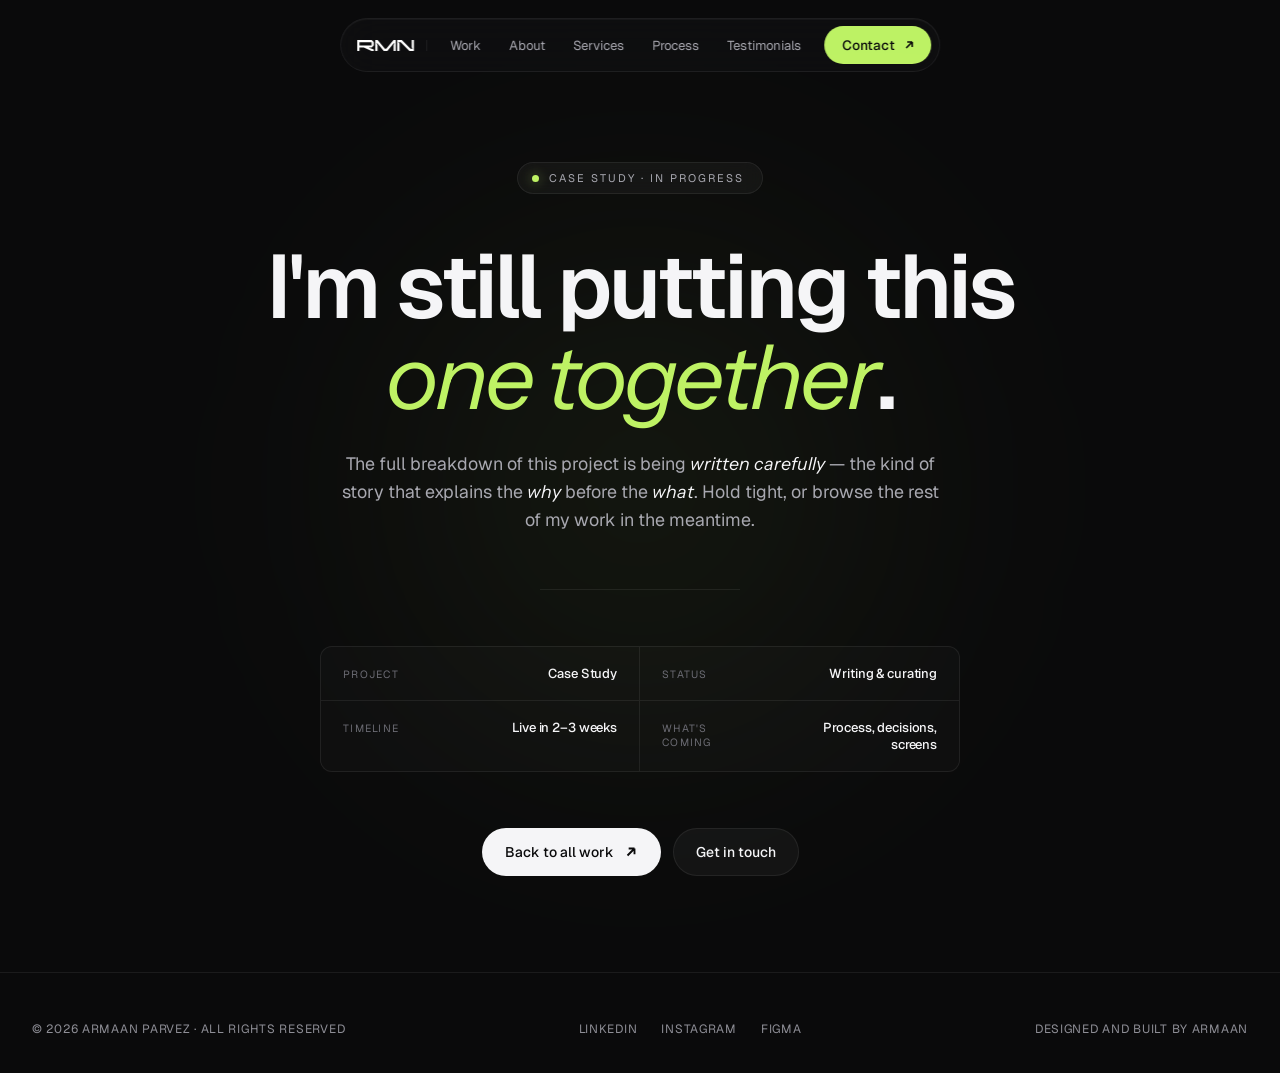
<file: case-study.html>
<!doctype html>
<html lang="en">
<head>
<meta charset="utf-8">
<meta name="viewport" content="width=device-width, initial-scale=1, viewport-fit=cover">
<meta name="theme-color" content="#0A0A0B">
<meta name="color-scheme" content="dark">
<meta name="robots" content="noindex, follow">
<title>Case Study — In Progress · Armaan Parvez</title>
<meta name="description" content="The full breakdown of this project is being written. The finished case study lands soon.">
<link rel="canonical" href="https://armaanux.in/case-study.html">
<link rel="icon" href="/favicon.ico" sizes="any">
<link rel="icon" type="image/png" sizes="32x32" href="/favicon-32x32.png">
<link rel="icon" type="image/png" sizes="16x16" href="/favicon-16x16.png">
<link rel="apple-touch-icon" sizes="180x180" href="/apple-touch-icon.png">
<link rel="preconnect" href="https://fonts.googleapis.com">
<link rel="preconnect" href="https://fonts.gstatic.com" crossorigin>
<link href="https://fonts.googleapis.com/css2?family=Geist:wght@400;500;600;700&family=Instrument+Sans:ital,wght@1,400;1,500&display=swap" rel="stylesheet">
<!-- Shared design tokens, nav/footer/button styles -->
<link rel="stylesheet" href="styles/index.css?v=59">
<!-- Page-specific layout -->
<link rel="stylesheet" href="styles/case-study.css?v=15">
</head>
<body>

<!-- NAV (matches index.html) -->
<nav class="top">
  <a href="/" class="brand" aria-label="Armaan Parvez — home"><img src="assets/RMNLogo.svg" alt="Armaan Parvez RMN monogram logo" class="brand-logo" width="72" height="14"/></a>
  <ul>
    <li><a href="index.html#work">Work</a></li>
    <li><a href="index.html#about">About</a></li>
    <li><a href="index.html#services">Services</a></li>
    <li><a href="index.html#process">Process</a></li>
    <li><a href="index.html#testimonials">Testimonials</a></li>
  </ul>
  <a href="index.html#contact" class="cta">Contact <svg viewBox="0 0 12 12" fill="none" stroke="currentColor" stroke-width="1.6" aria-hidden="true"><path d="M3 9L9 3M9 3H4M9 3V8"/></svg></a>
</nav>

<main>
  <section class="soon">
    <div class="soon-glow" aria-hidden="true"></div>
    <div class="container">
      <div class="soon-inner">

        <div class="soon-chip">
          <span class="soon-dot" aria-hidden="true"></span>
          Case Study · In Progress
        </div>

        <h1 class="soon-title">I'm still putting this <em>one together</em>.</h1>

        <p class="soon-lead">
          The full breakdown of this project is being <em>written carefully</em> — the kind of story that explains the <em>why</em> before the <em>what</em>. Hold tight, or browse the rest of my work in the meantime.
        </p>

        <div class="soon-bar" aria-hidden="true"><span></span></div>

        <div class="soon-meta">
          <div class="row"><span>Project</span><b>Case Study</b></div>
          <div class="row"><span>Status</span><b>Writing &amp; curating</b></div>
          <div class="row"><span>Timeline</span><b>Live in 2–3 weeks</b></div>
          <div class="row"><span>What's coming</span><b>Process, decisions, screens</b></div>
        </div>

        <div class="soon-ctas">
          <a href="index.html#work" class="btn btn-primary">Back to all work <svg viewBox="0 0 12 12" fill="none" stroke="currentColor" stroke-width="1.6" aria-hidden="true"><path d="M3 9L9 3M9 3H4M9 3V8"/></svg></a>
          <a href="index.html#contact" class="btn btn-ghost">Get in touch</a>
        </div>

      </div>
    </div>
  </section>
</main>

<!-- FOOTER (matches index.html) -->
<footer>
  <div class="container row">
    <div>© 2026 ARMAAN PARVEZ · ALL RIGHTS RESERVED</div>
    <div class="links">
      <a href="https://www.linkedin.com/in/armaanux/" target="_blank" rel="noopener">LINKEDIN</a>
      <a href="https://www.instagram.com/armaanless" target="_blank" rel="noopener">INSTAGRAM</a>
      <a href="https://www.figma.com/@armaanux" target="_blank" rel="noopener">FIGMA</a>
    </div>
    <div>DESIGNED AND BUILT BY ARMAAN</div>
  </div>
</footer>

<script src="scripts/main.js?v=8" defer></script>
</body>
</html>
</file>
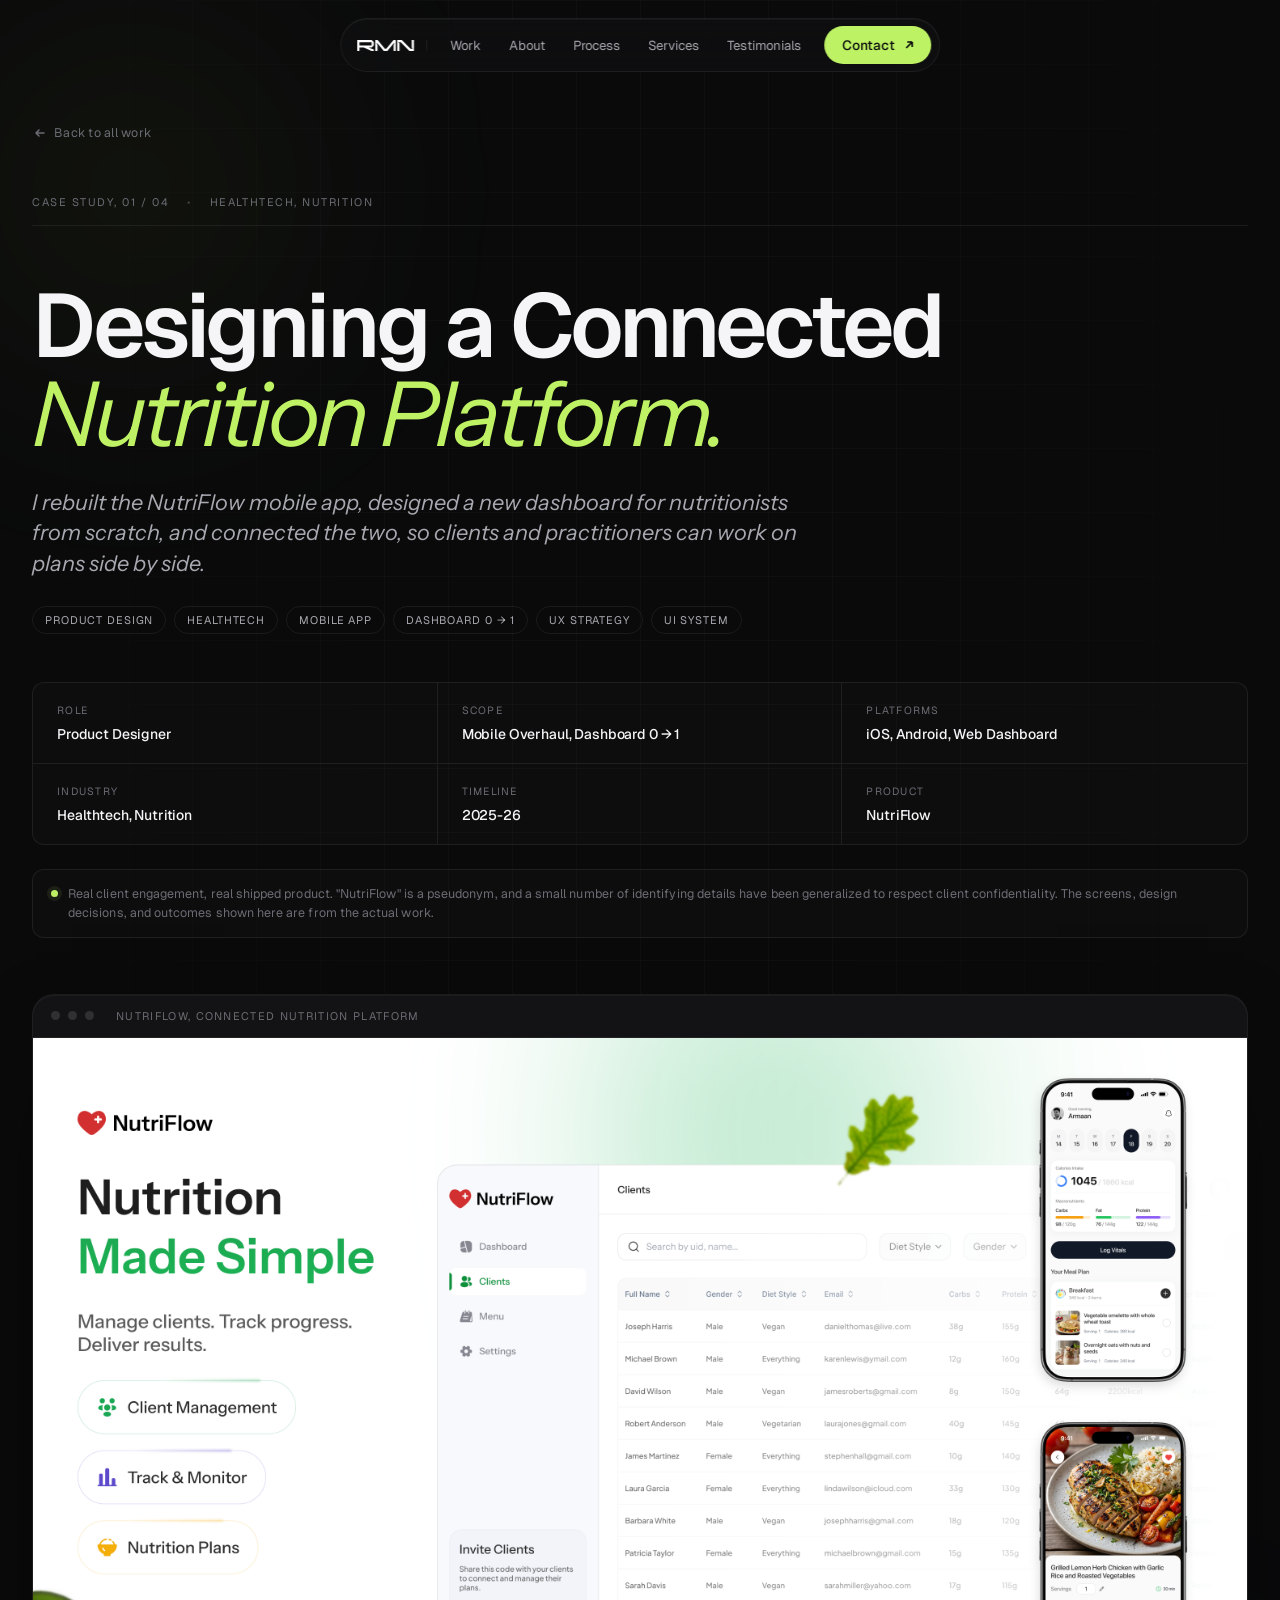
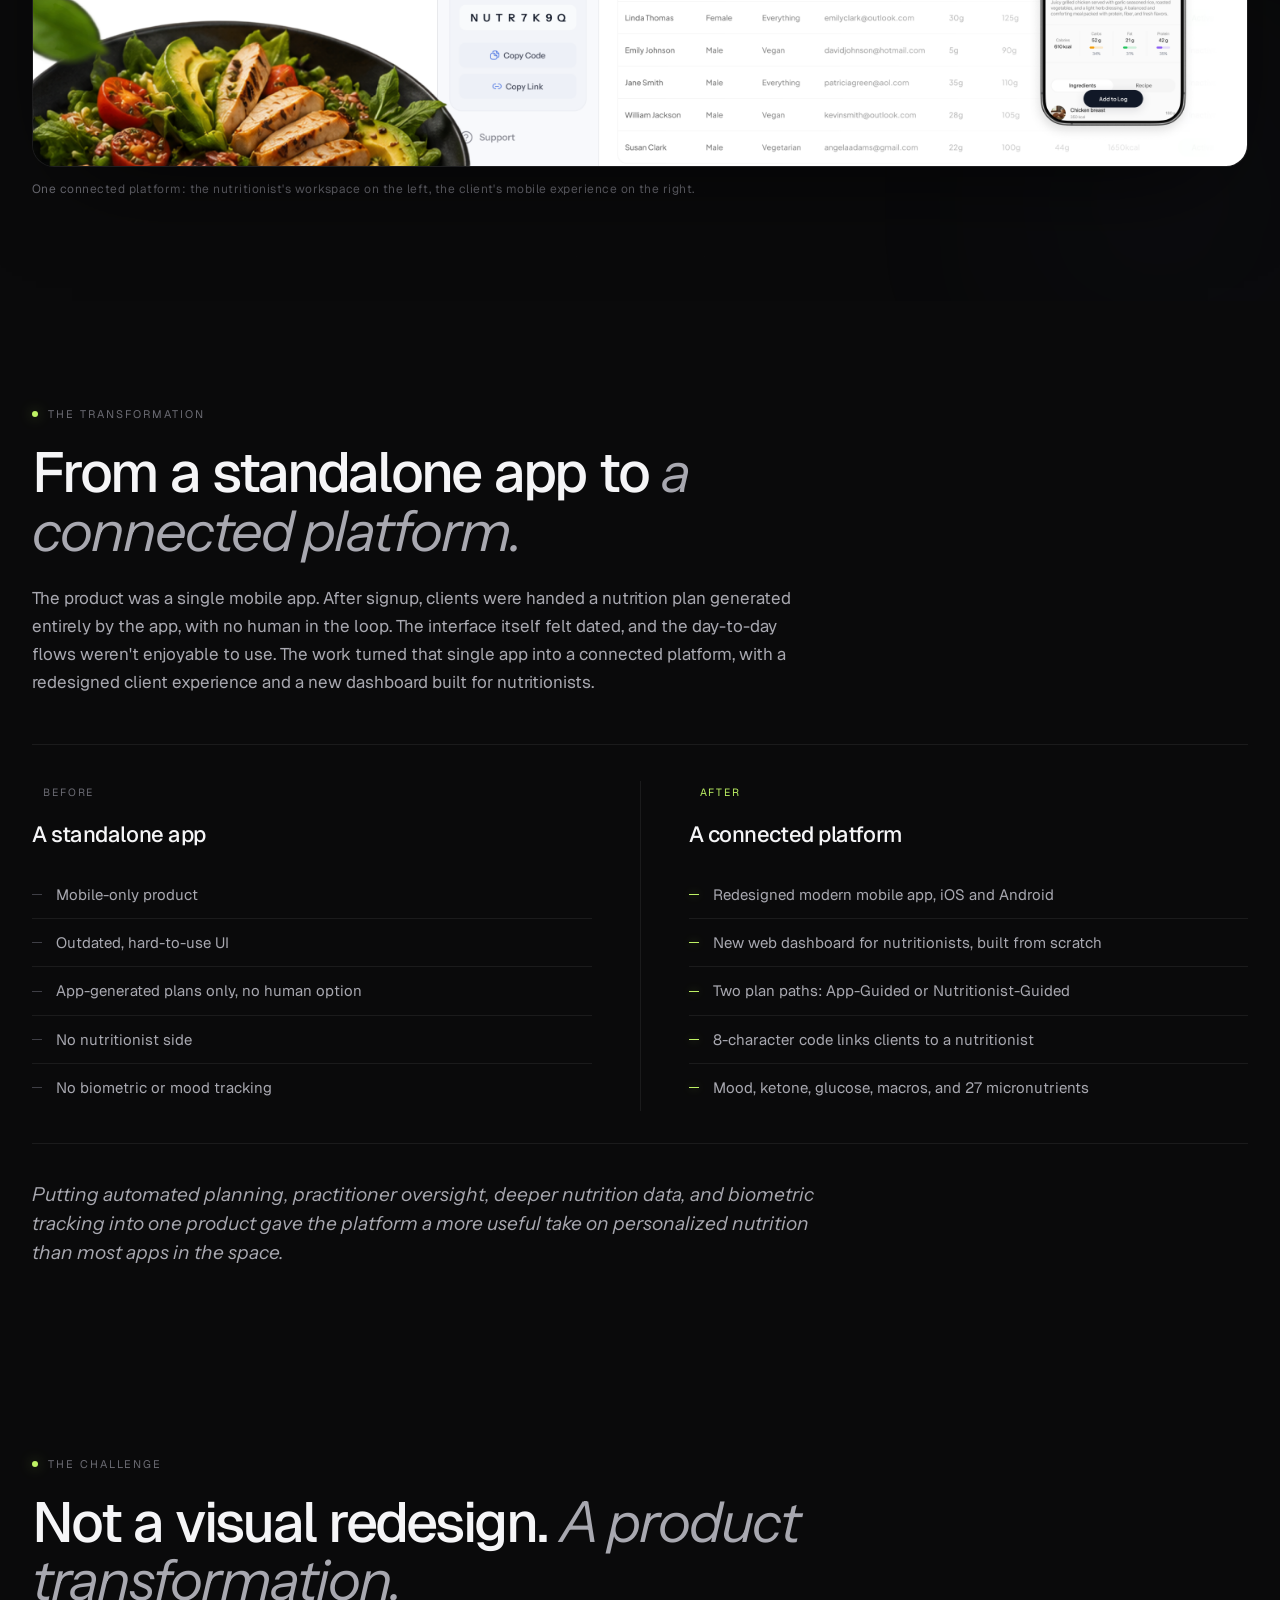
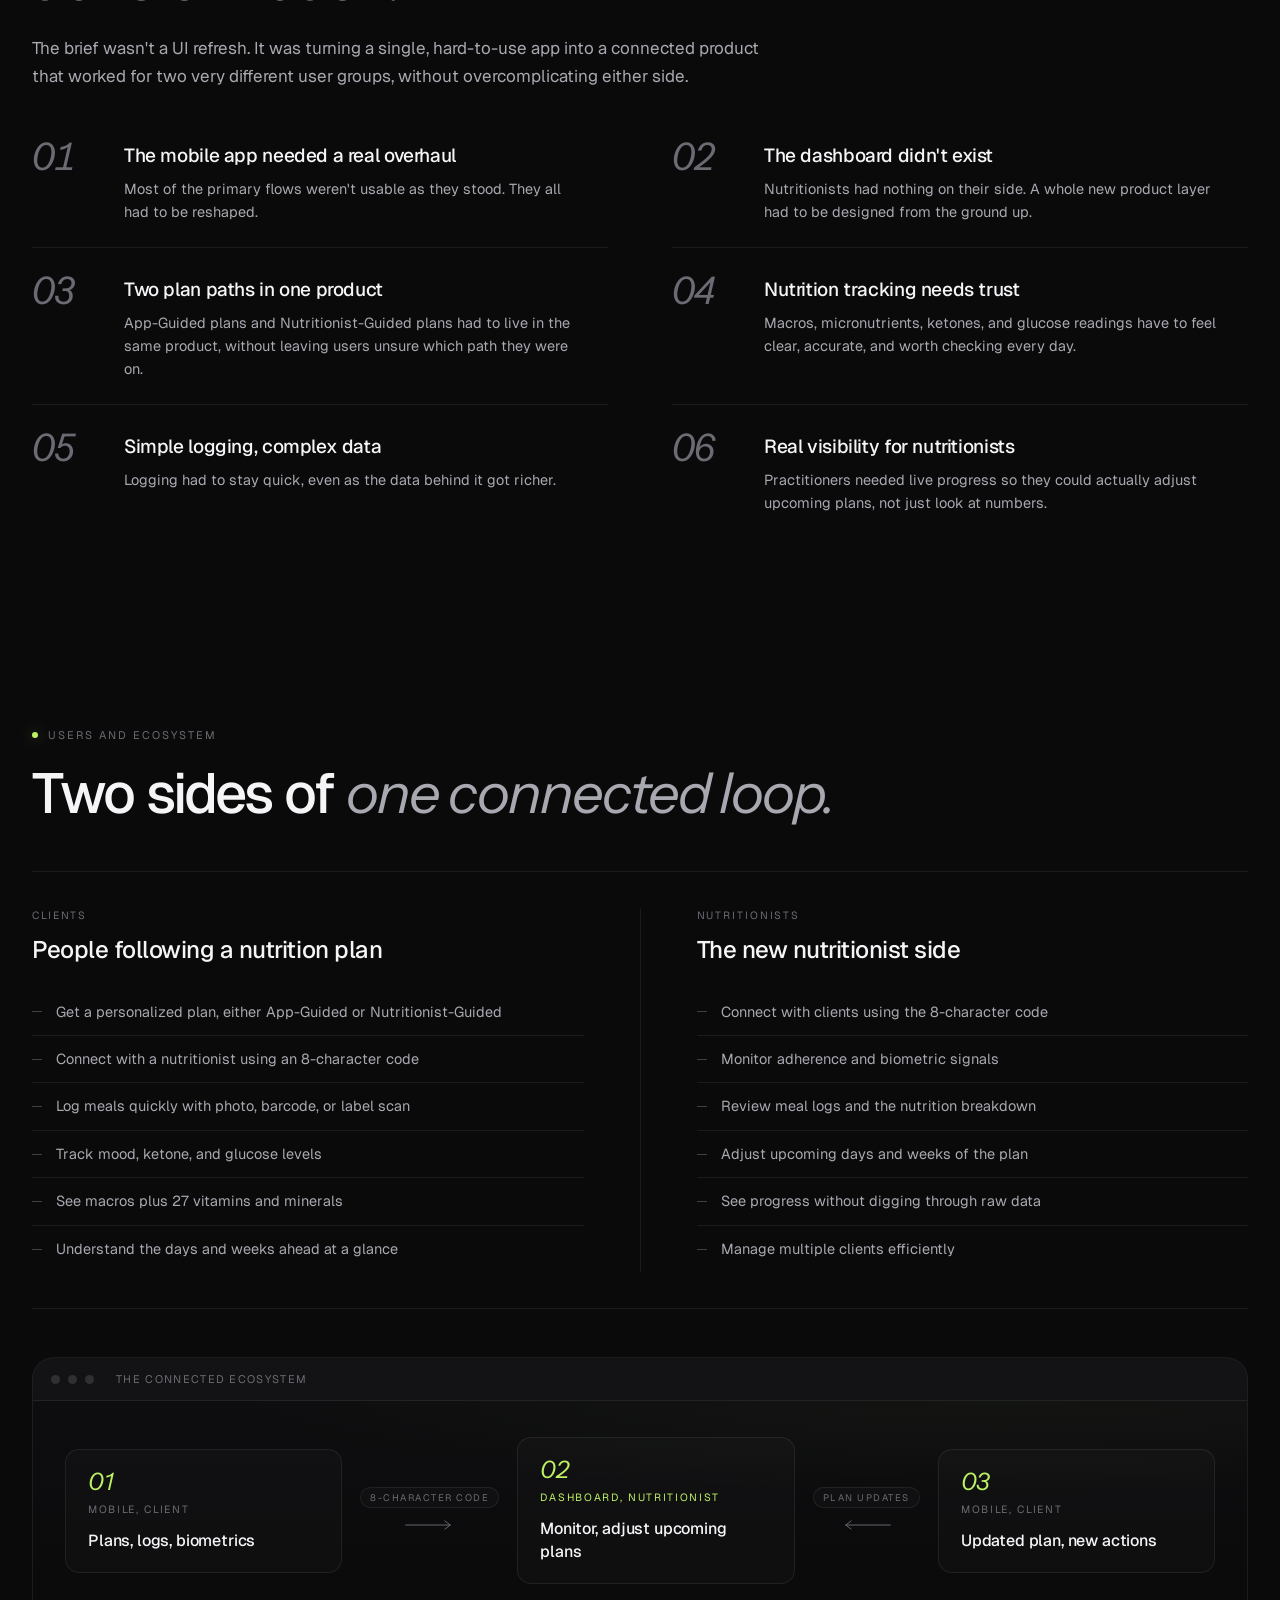
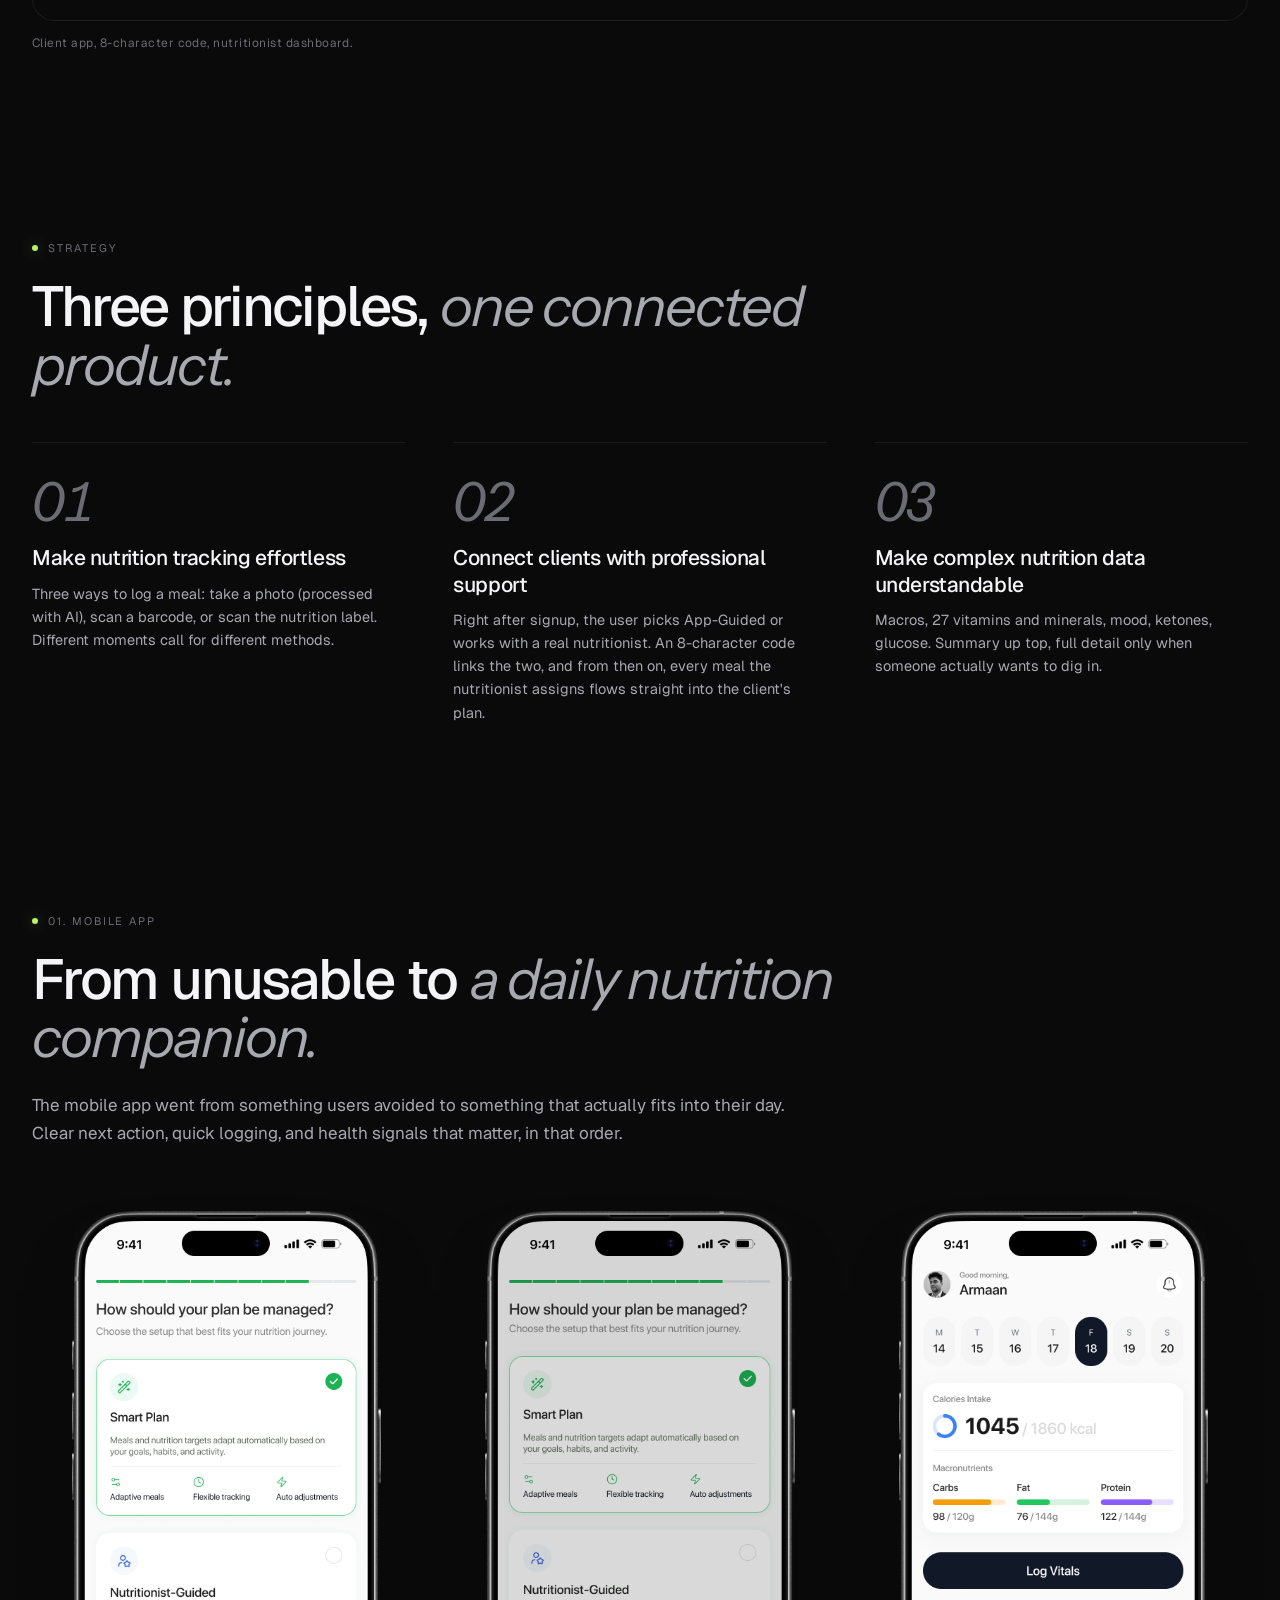
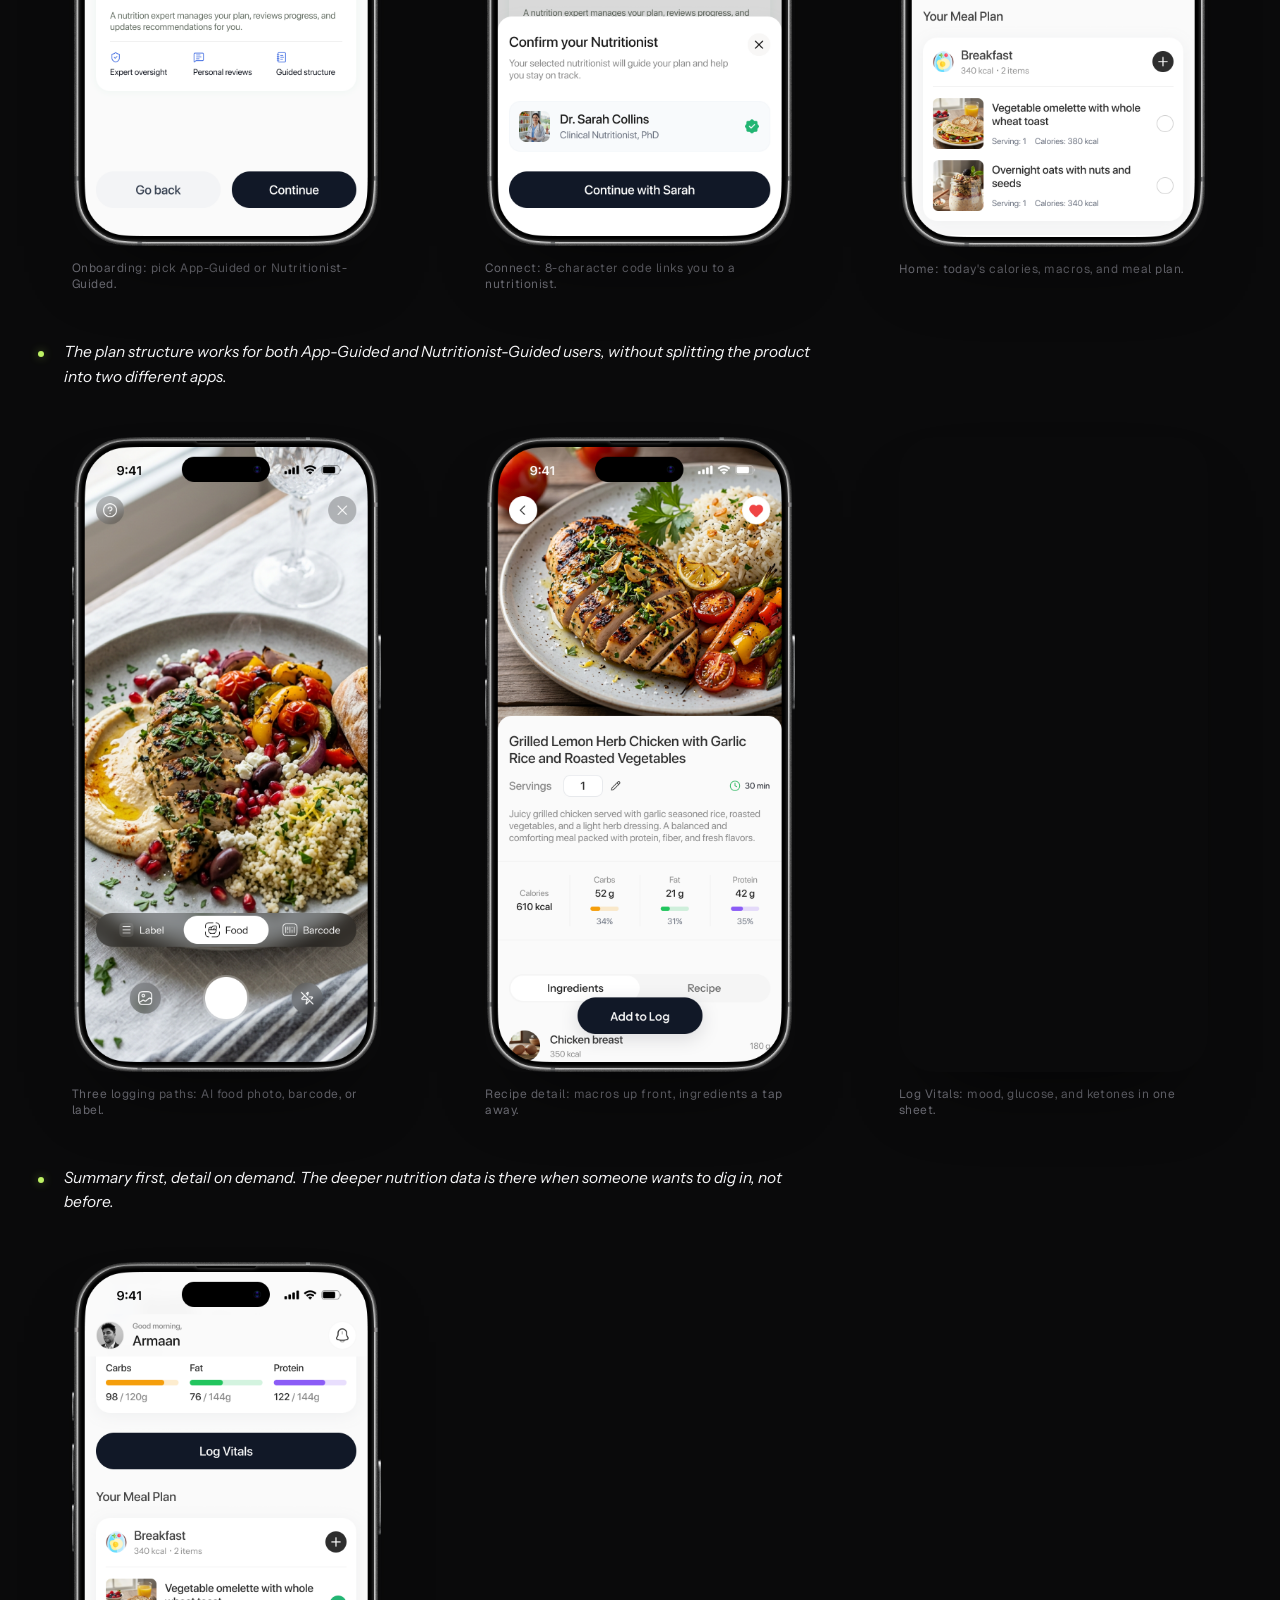
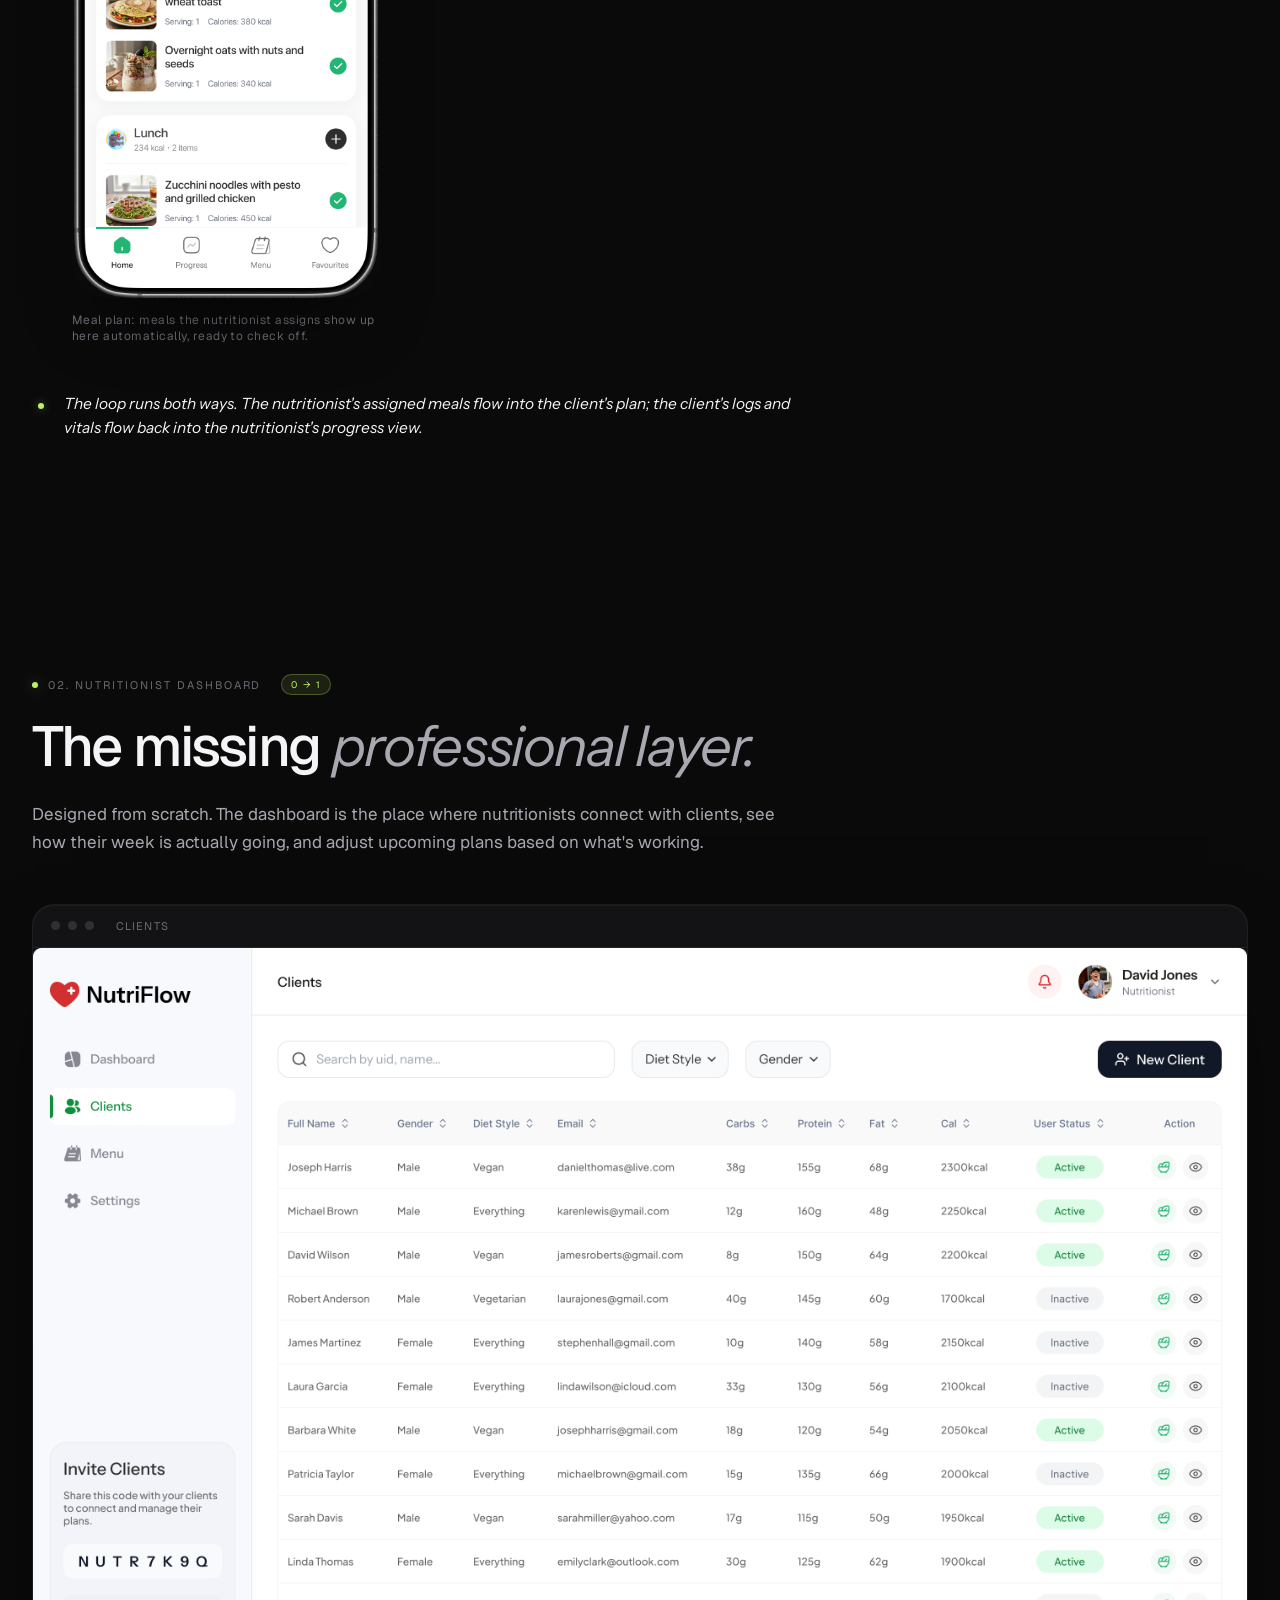
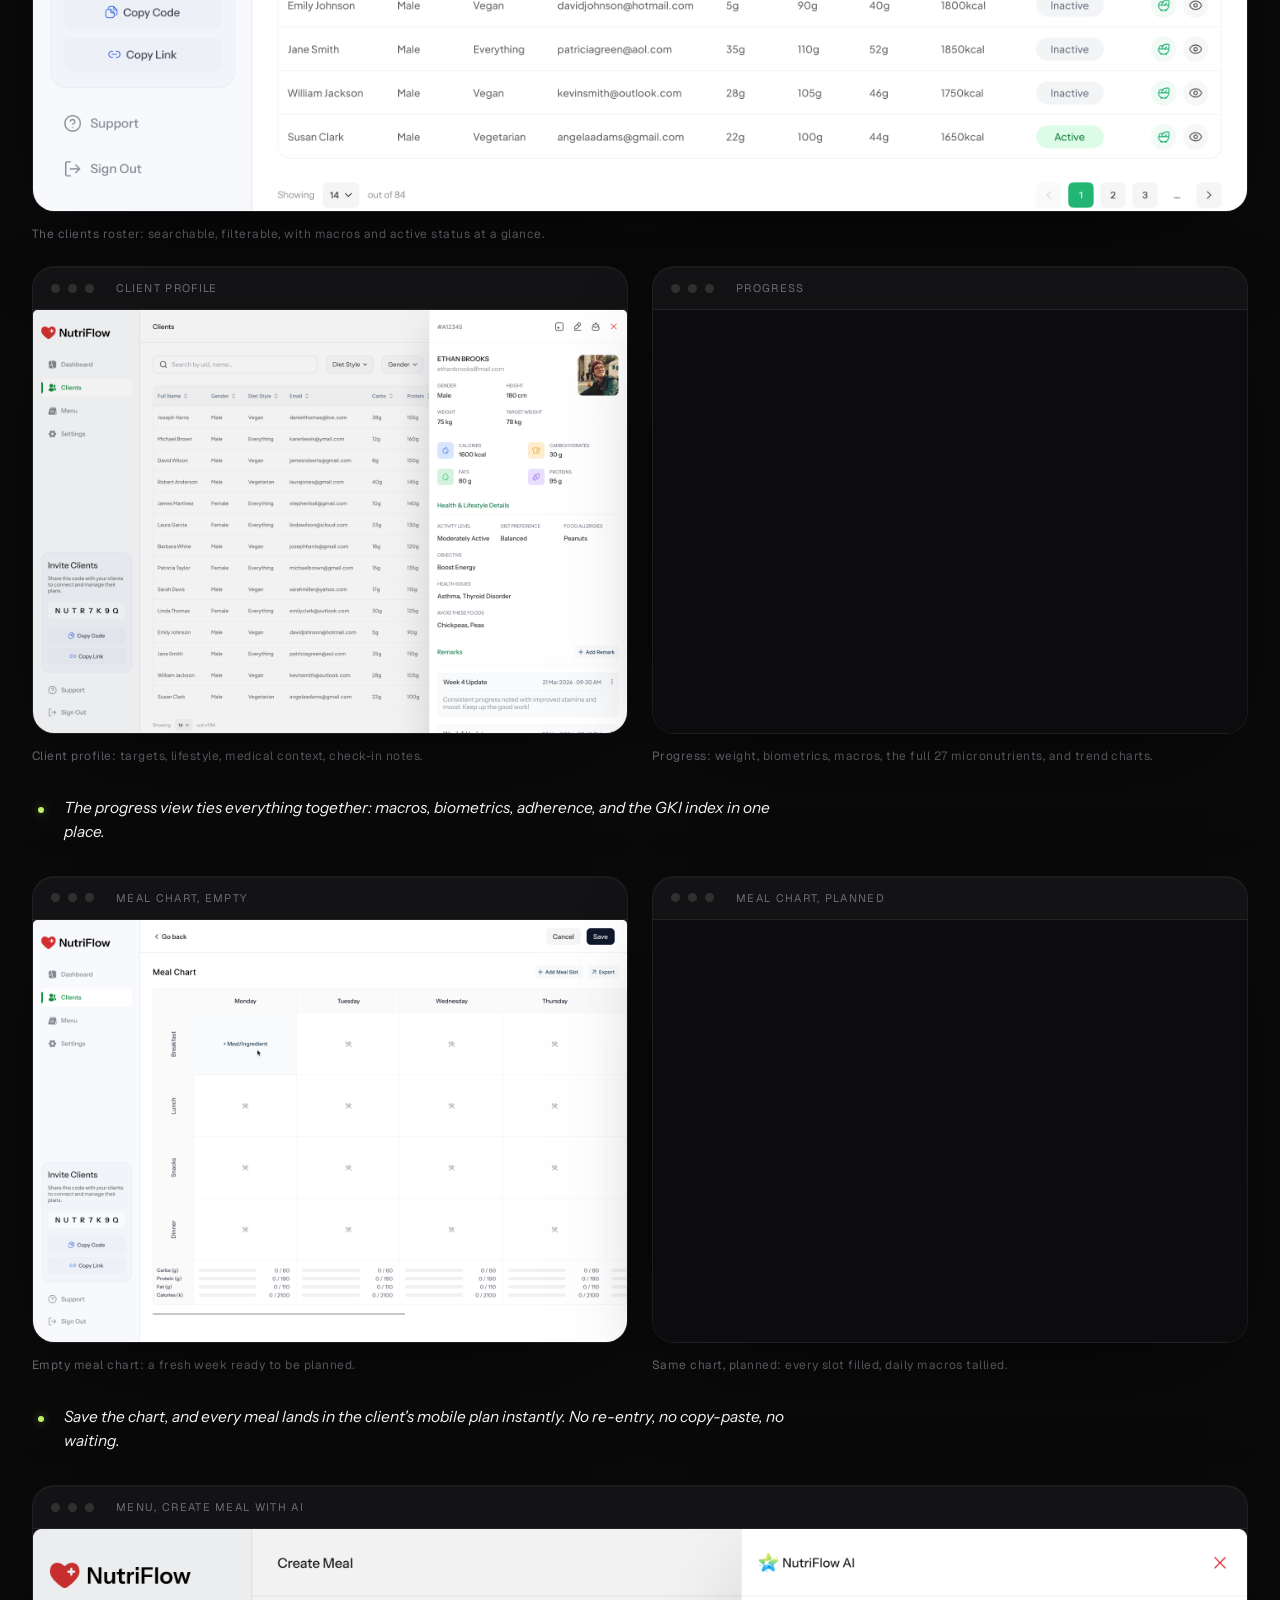
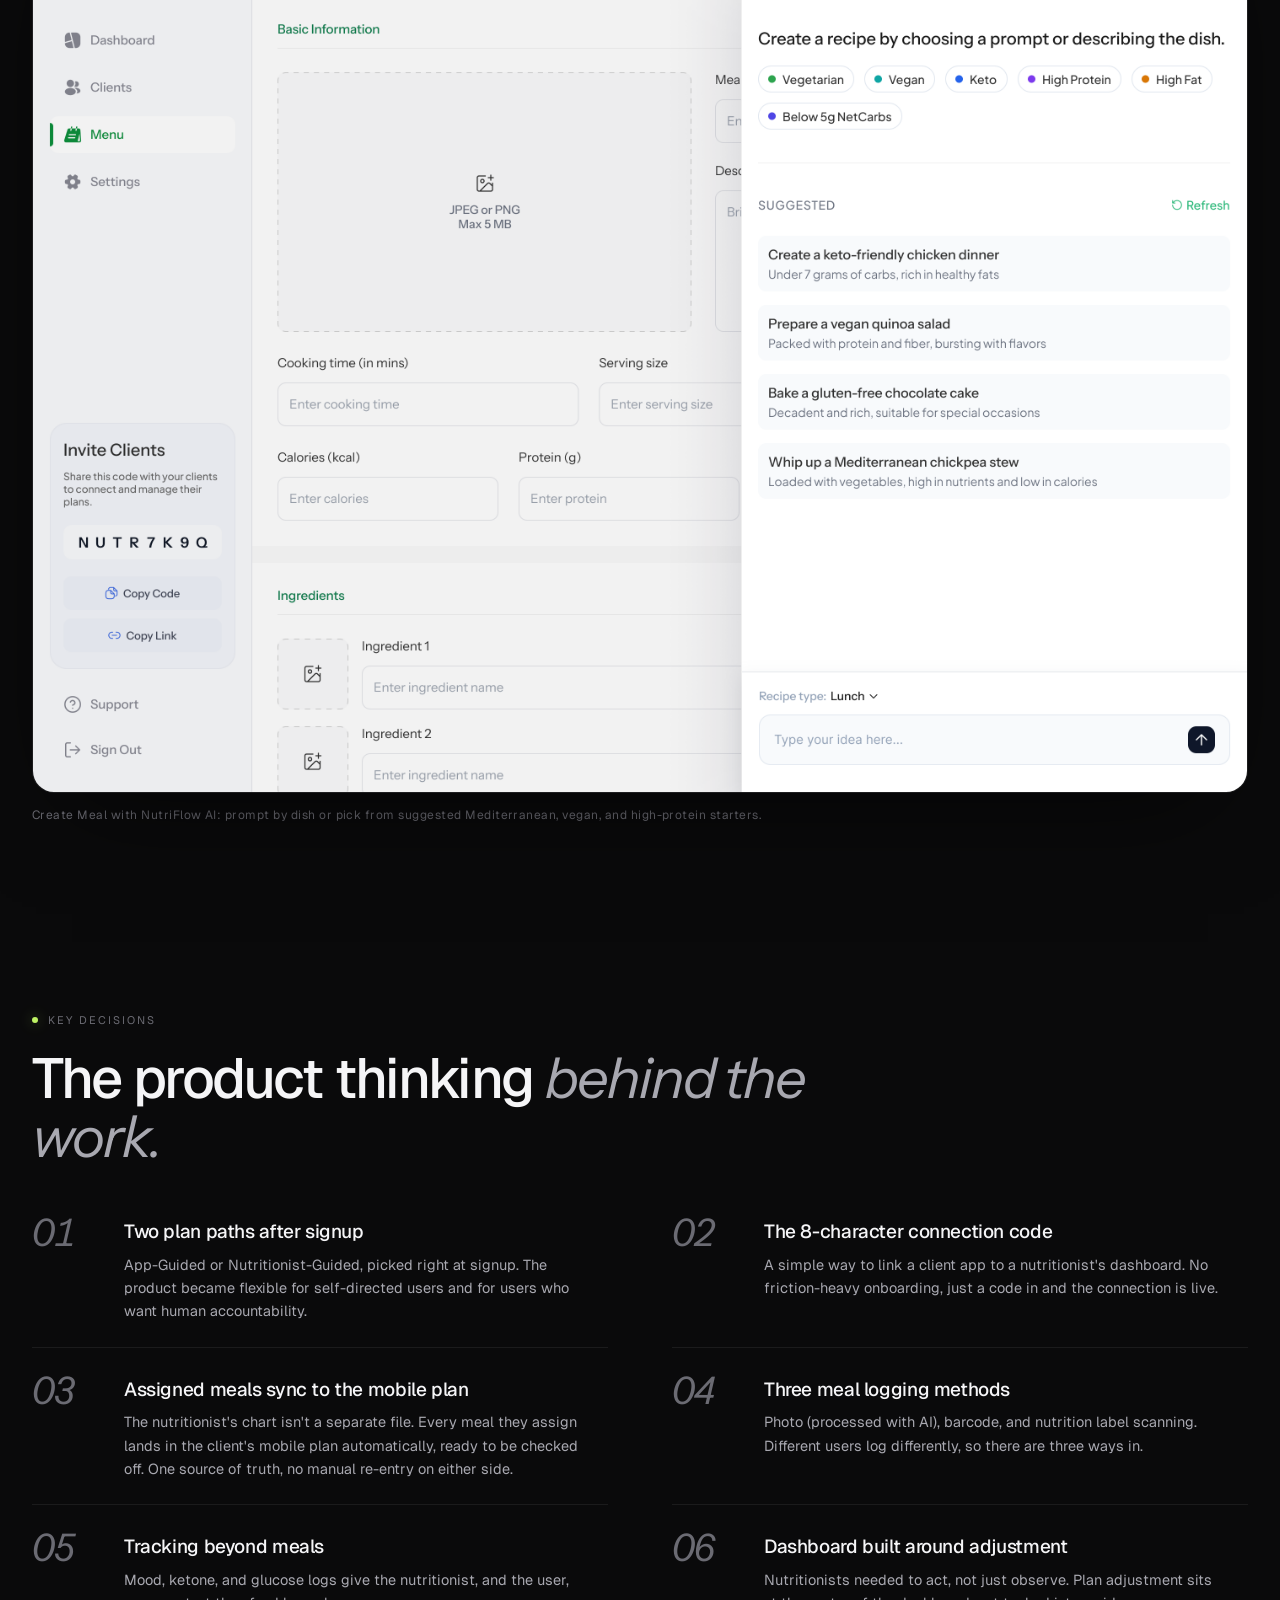
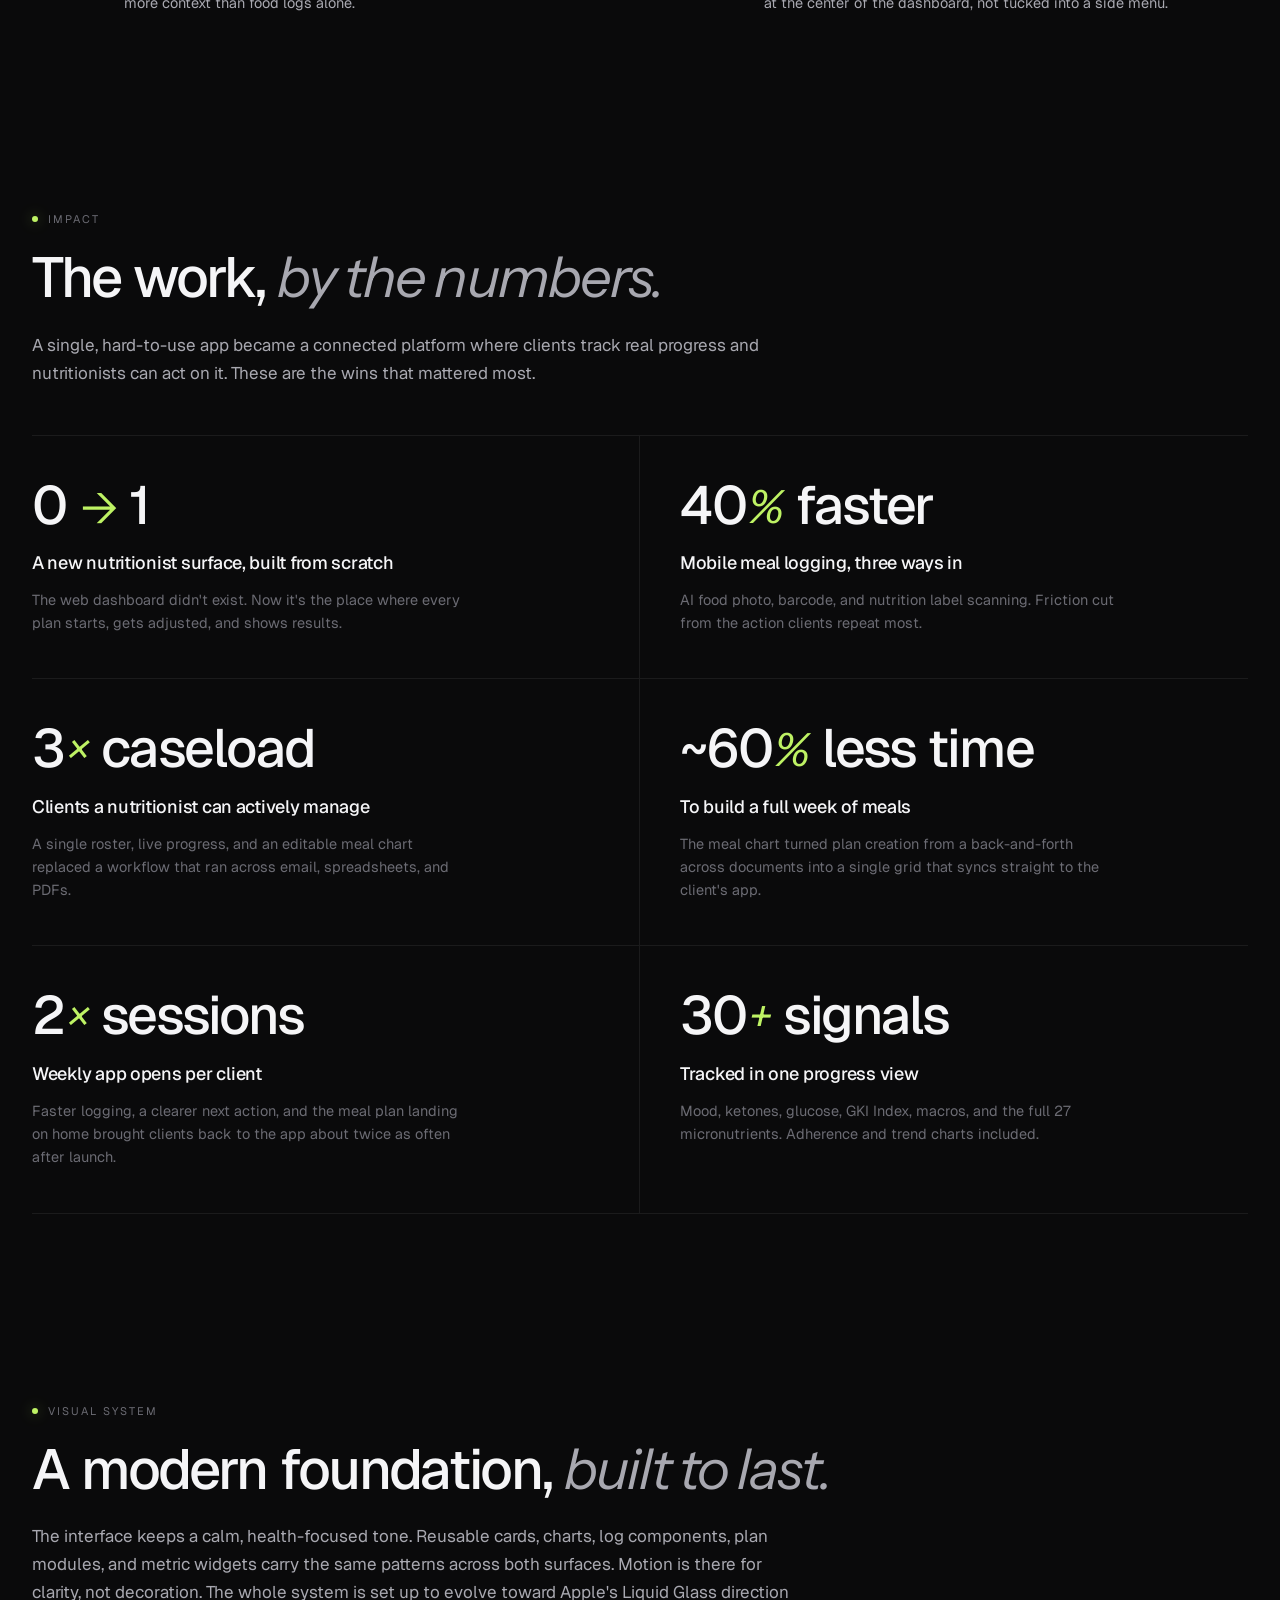
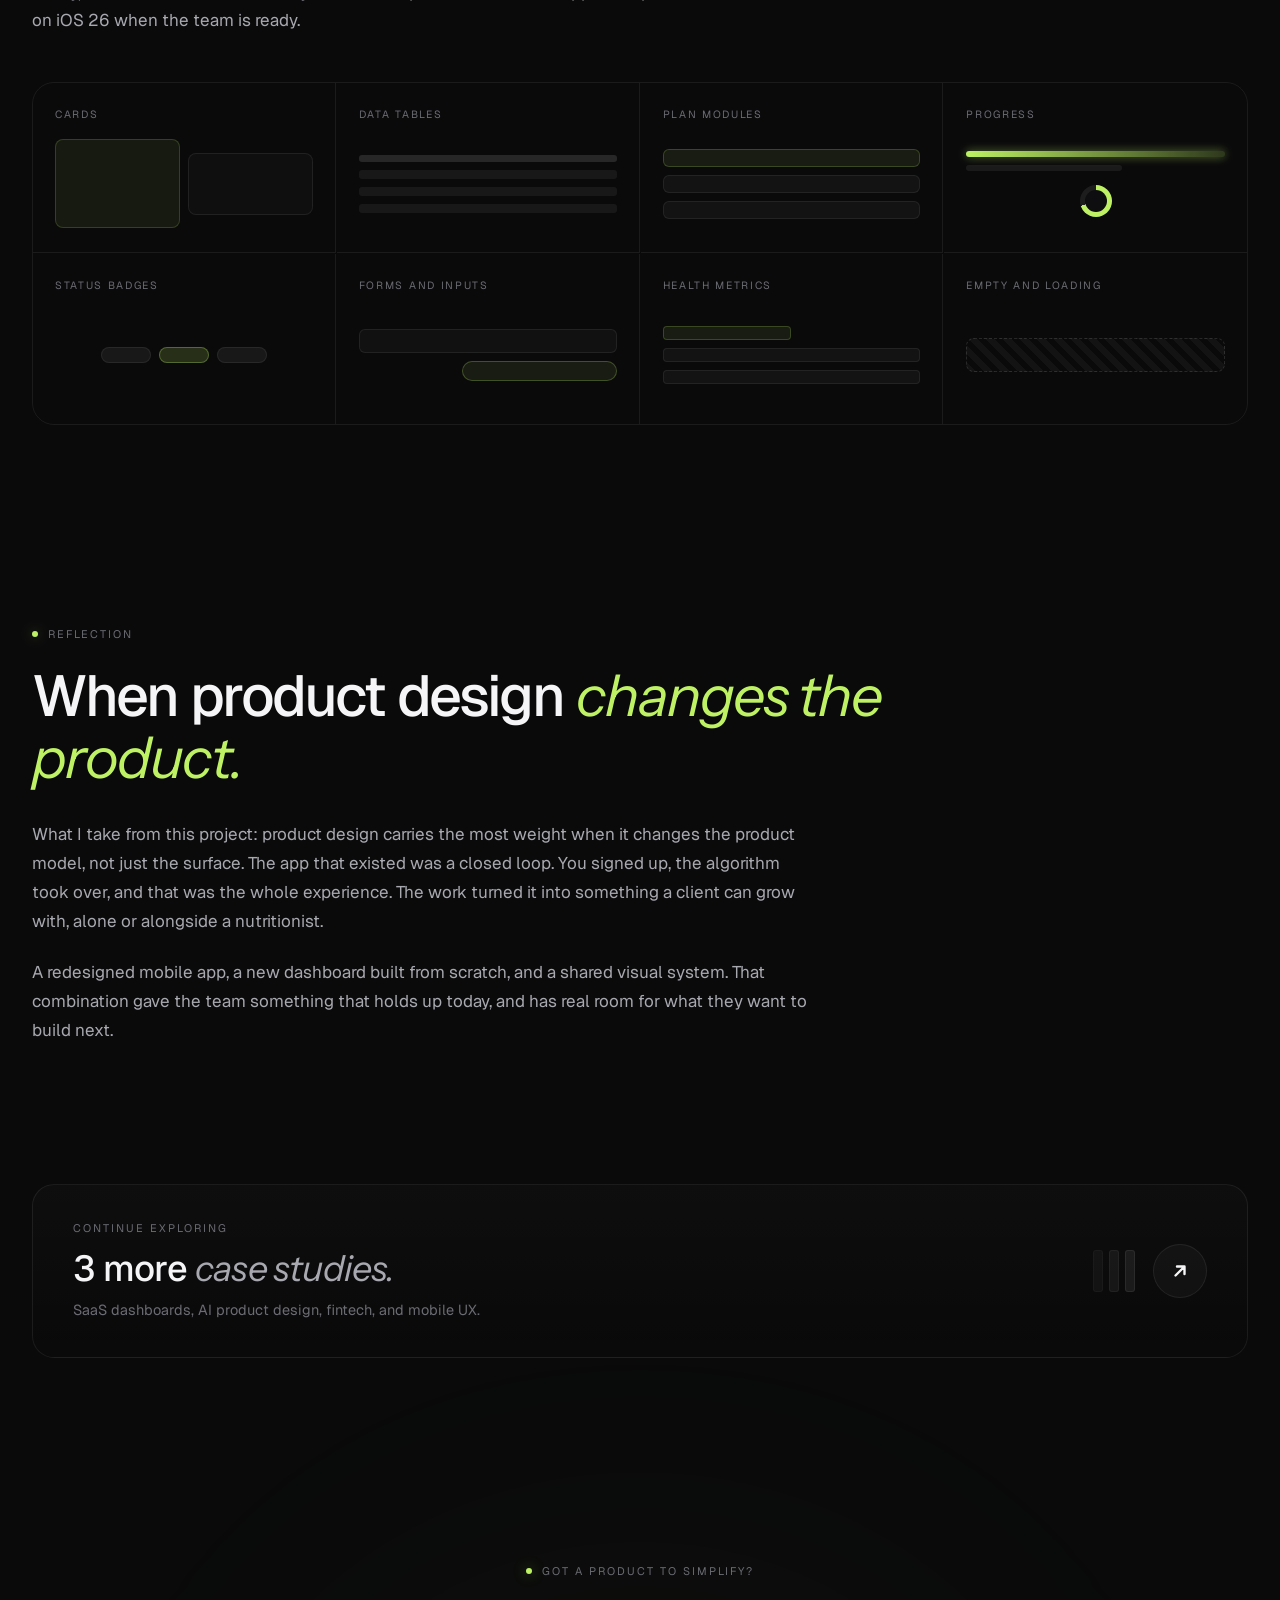
<file: nutriflow.html>
<!doctype html>
<html lang="en">
<head>
<meta charset="utf-8">
<meta name="viewport" content="width=device-width, initial-scale=1, viewport-fit=cover">
<meta name="theme-color" content="#0A0A0B">
<meta name="color-scheme" content="dark">
<meta name="robots" content="index, follow, max-image-preview:large">
<title>Designing a Connected Nutrition Platform · NutriFlow · Armaan Parvez</title>
<meta name="description" content="Case study: redesigning a nutrition mobile app and building a nutritionist dashboard from scratch, into one connected health platform across iOS, Android, and web.">
<meta name="keywords" content="case study, product design, healthtech, NutriFlow, nutrition app, mobile app design, nutritionist dashboard, UX design, UI design, design system, 0 to 1, freelance product designer">
<meta name="author" content="Armaan Parvez">
<link rel="canonical" href="https://armaanux.in/nutriflow.html">
<link rel="icon" href="/favicon.ico" sizes="any">
<link rel="icon" type="image/png" sizes="32x32" href="/favicon-32x32.png">
<link rel="icon" type="image/png" sizes="16x16" href="/favicon-16x16.png">
<link rel="apple-touch-icon" sizes="180x180" href="/apple-touch-icon.png">

<!-- Open Graph -->
<meta property="og:type" content="article">
<meta property="og:url" content="https://armaanux.in/nutriflow.html">
<meta property="og:title" content="Designing a Connected Nutrition Platform · NutriFlow Case Study">
<meta property="og:description" content="Redesigning a nutrition mobile app and building a nutritionist dashboard from scratch, into one connected health platform across iOS, Android, and web.">
<meta property="og:image" content="https://armaanux.in/assets/nutriflow/og.jpg">
<meta property="og:image:width" content="1200">
<meta property="og:image:height" content="630">
<meta property="og:image:alt" content="NutriFlow, connected nutrition platform, a case study by Armaan Parvez">
<meta property="og:site_name" content="Armaan Parvez">
<meta property="og:locale" content="en_US">
<meta property="article:author" content="Armaan Parvez">
<meta property="article:section" content="Product Design">
<meta property="article:tag" content="Healthtech">
<meta property="article:tag" content="Mobile App">
<meta property="article:tag" content="Dashboard">

<!-- Twitter -->
<meta name="twitter:card" content="summary_large_image">
<meta name="twitter:title" content="Designing a Connected Nutrition Platform · NutriFlow Case Study">
<meta name="twitter:description" content="A nutrition mobile app rebuilt and a nutritionist dashboard designed from scratch, into one connected platform across iOS, Android, and web.">
<meta name="twitter:image" content="https://armaanux.in/assets/nutriflow/og.jpg">
<meta name="twitter:image:alt" content="NutriFlow, connected nutrition platform, a case study by Armaan Parvez">

<!-- Structured data: Article + BreadcrumbList + CreativeWork -->
<script type="application/ld+json">
{"@context":"https://schema.org","@graph":[
{"@type":"Article","@id":"https://armaanux.in/nutriflow.html#article","headline":"Designing a Connected Nutrition Platform","description":"Case study: redesigning a nutrition mobile app and building a nutritionist dashboard from scratch, into one connected health platform across iOS, Android, and web.","image":"https://armaanux.in/assets/nutriflow/og.jpg","author":{"@type":"Person","@id":"https://armaanux.in/#person","name":"Armaan Parvez","url":"https://armaanux.in/"},"publisher":{"@type":"Person","@id":"https://armaanux.in/#person"},"datePublished":"2026-05-15","dateModified":"2026-05-18","inLanguage":"en","keywords":"product design, healthtech, NutriFlow, nutrition app, mobile app, dashboard, UX design, design system","articleSection":"Case Study","mainEntityOfPage":{"@type":"WebPage","@id":"https://armaanux.in/nutriflow.html"}},
{"@type":"CreativeWork","name":"NutriFlow, Connected Nutrition Platform","description":"A nutrition product transformed from a standalone mobile app into a connected platform with a redesigned client app and a new nutritionist dashboard designed from scratch.","creator":{"@id":"https://armaanux.in/#person"},"about":["Product Design","Healthtech","Nutrition","Mobile App","Dashboard Design","UX Strategy","Design System"],"genre":"Case Study","inLanguage":"en"},
{"@type":"BreadcrumbList","itemListElement":[
{"@type":"ListItem","position":1,"name":"Work","item":"https://armaanux.in/#work"},
{"@type":"ListItem","position":2,"name":"Connected Nutrition Platform","item":"https://armaanux.in/nutriflow.html"}
]}
]}
</script>

<link rel="preconnect" href="https://fonts.googleapis.com">
<link rel="preconnect" href="https://fonts.gstatic.com" crossorigin>
<link href="https://fonts.googleapis.com/css2?family=Geist:wght@300;400;500;600;700&family=Instrument+Sans:ital,wght@1,400;1,500&display=swap" rel="stylesheet">
<link rel="stylesheet" href="styles/index.css?v=59">
<link rel="stylesheet" href="styles/case-study.css?v=15">
</head>
<body>

<!-- NAV -->
<nav class="top">
  <a href="/" class="brand" aria-label="Armaan Parvez, home"><img src="assets/RMNLogo.svg" alt="Armaan Parvez RMN monogram logo" class="brand-logo" width="72" height="14"/></a>
  <ul>
    <li><a href="index.html#work">Work</a></li>
    <li><a href="index.html#about">About</a></li>
    <li><a href="index.html#process">Process</a></li>
    <li><a href="index.html#services">Services</a></li>
    <li><a href="index.html#testimonials">Testimonials</a></li>
  </ul>
  <a href="index.html#contact" class="cta">Contact <svg viewBox="0 0 12 12" fill="none" stroke="currentColor" stroke-width="1.6" aria-hidden="true"><path d="M3 9L9 3M9 3H4M9 3V8"/></svg></a>
</nav>

<main class="cs">

  <!-- HERO -->
  <header class="cs-hero">
    <div class="cs-hero-glow" aria-hidden="true"></div>
    <div class="cs-hero-gridlines" aria-hidden="true"></div>
    <div class="container">

      <a class="cs-back" href="index.html#work">
        <svg viewBox="0 0 12 12" fill="none" stroke="currentColor" stroke-width="1.6" stroke-linecap="round" stroke-linejoin="round" aria-hidden="true"><path d="M10 6H2M2 6L5 3M2 6L5 9"/></svg>
        Back to all work
      </a>

      <div class="cs-hero-status">
        <div class="l">
          <span>Case Study, 01 / 04</span>
          <span class="sep">•</span>
          <span>Healthtech, Nutrition</span>
        </div>
      </div>

      <div class="cs-hero-head">
        <h1 class="cs-hero-title">Designing a Connected <em>Nutrition Platform.</em></h1>
        <p class="cs-hero-sub">I rebuilt the NutriFlow mobile app, designed a new dashboard for nutritionists from scratch, and connected the two, so clients and practitioners can work on plans side by side.</p>
        <div class="cs-hero-tags">
          <span class="tag">Product Design</span>
          <span class="tag">Healthtech</span>
          <span class="tag">Mobile App</span>
          <span class="tag">Dashboard 0 → 1</span>
          <span class="tag">UX Strategy</span>
          <span class="tag">UI System</span>
        </div>
      </div>

      <div class="cs-hero-meta">
        <div class="row"><span>Role</span><b>Product Designer</b></div>
        <div class="row"><span>Scope</span><b>Mobile Overhaul, Dashboard 0 → 1</b></div>
        <div class="row"><span>Platforms</span><b>iOS, Android, Web Dashboard</b></div>
        <div class="row"><span>Industry</span><b>Healthtech, Nutrition</b></div>
        <div class="row"><span>Timeline</span><b>2025-26</b></div>
        <div class="row"><span>Product</span><b>NutriFlow</b></div>
      </div>

      <p class="cs-hero-confidential">
        <span class="cs-hero-confidential-dot" aria-hidden="true"></span>
        Real client engagement, real shipped product. "NutriFlow" is a pseudonym, and a small number of identifying details have been generalized to respect client confidentiality. The screens, design decisions, and outcomes shown here are from the actual work.
      </p>

      <!-- Hero visual: composed dashboard + mobile shot -->
      <figure class="cs-shot cs-shot-wide cs-shot-hero-img">
        <div class="cs-shot-frame">
          <div class="cs-shot-bar">
            <span class="cs-shot-dot"></span><span class="cs-shot-dot"></span><span class="cs-shot-dot"></span>
            <span class="cs-shot-bar-label">NutriFlow, connected nutrition platform</span>
          </div>
          <div class="cs-shot-body cs-shot-img cs-shot-img-hero">
            <img src="assets/nutriflow/hero.png" alt="NutriFlow connected nutrition platform: nutritionist dashboard alongside three mobile app screens showing meal logging, recipe detail, and home" width="3000" height="1800" decoding="async" fetchpriority="high">
          </div>
        </div>
        <figcaption><span class="cs-shot-cap-dot"></span>One connected platform: the nutritionist's workspace on the left, the client's mobile experience on the right.</figcaption>
      </figure>

    </div>
  </header>


  <!-- PRODUCT TRANSFORMATION -->
  <section class="cs-section">
    <div class="container">

      <div class="cs-prose-head reveal">
        <div class="label">The transformation</div>
        <h2>From a standalone app to <em>a connected platform.</em></h2>
        <p class="cs-prose-intro">
          The product was a single mobile app. After signup, clients were handed a nutrition plan generated entirely by the app, with no human in the loop. The interface itself felt dated, and the day-to-day flows weren't enjoyable to use. The work turned that single app into a connected platform, with a redesigned client experience and a new dashboard built for nutritionists.
        </p>
      </div>

      <div class="cs-compare reveal d1">
        <div class="cs-compare-side">
          <div class="cs-compare-tag">Before</div>
          <h3>A standalone app</h3>
          <ul>
            <li>Mobile-only product</li>
            <li>Outdated, hard-to-use UI</li>
            <li>App-generated plans only, no human option</li>
            <li>No nutritionist side</li>
            <li>No biometric or mood tracking</li>
          </ul>
        </div>
        <div class="cs-compare-divider" aria-hidden="true"></div>
        <div class="cs-compare-side">
          <div class="cs-compare-tag accent">After</div>
          <h3>A connected platform</h3>
          <ul>
            <li>Redesigned modern mobile app, iOS and Android</li>
            <li>New web dashboard for nutritionists, built from scratch</li>
            <li>Two plan paths: App-Guided or Nutritionist-Guided</li>
            <li>8-character code links clients to a nutritionist</li>
            <li>Mood, ketone, glucose, macros, and 27 micronutrients</li>
          </ul>
        </div>
      </div>

      <p class="cs-positioning reveal d2">
        Putting automated planning, practitioner oversight, deeper nutrition data, and biometric tracking into one product gave the platform a more useful take on personalized nutrition than most apps in the space.
      </p>

    </div>
  </section>


  <!-- CHALLENGE -->
  <section class="cs-section cs-section-tight">
    <div class="container">

      <div class="cs-prose-head reveal">
        <div class="label">The challenge</div>
        <h2>Not a visual redesign. <em>A product transformation.</em></h2>
        <p class="cs-prose-intro">
          The brief wasn't a UI refresh. It was turning a single, hard-to-use app into a connected product that worked for two very different user groups, without overcomplicating either side.
        </p>
      </div>

      <ol class="cs-num-list reveal d1">
        <li class="cs-num-item">
          <span class="cs-num-mark">01</span>
          <div class="cs-num-body">
            <h3>The mobile app needed a real overhaul</h3>
            <p>Most of the primary flows weren't usable as they stood. They all had to be reshaped.</p>
          </div>
        </li>
        <li class="cs-num-item">
          <span class="cs-num-mark">02</span>
          <div class="cs-num-body">
            <h3>The dashboard didn't exist</h3>
            <p>Nutritionists had nothing on their side. A whole new product layer had to be designed from the ground up.</p>
          </div>
        </li>
        <li class="cs-num-item">
          <span class="cs-num-mark">03</span>
          <div class="cs-num-body">
            <h3>Two plan paths in one product</h3>
            <p>App-Guided plans and Nutritionist-Guided plans had to live in the same product, without leaving users unsure which path they were on.</p>
          </div>
        </li>
        <li class="cs-num-item">
          <span class="cs-num-mark">04</span>
          <div class="cs-num-body">
            <h3>Nutrition tracking needs trust</h3>
            <p>Macros, micronutrients, ketones, and glucose readings have to feel clear, accurate, and worth checking every day.</p>
          </div>
        </li>
        <li class="cs-num-item">
          <span class="cs-num-mark">05</span>
          <div class="cs-num-body">
            <h3>Simple logging, complex data</h3>
            <p>Logging had to stay quick, even as the data behind it got richer.</p>
          </div>
        </li>
        <li class="cs-num-item">
          <span class="cs-num-mark">06</span>
          <div class="cs-num-body">
            <h3>Real visibility for nutritionists</h3>
            <p>Practitioners needed live progress so they could actually adjust upcoming plans, not just look at numbers.</p>
          </div>
        </li>
      </ol>

    </div>
  </section>


  <!-- USERS + ECOSYSTEM -->
  <section class="cs-section">
    <div class="container">

      <div class="cs-prose-head reveal">
        <div class="label">Users and ecosystem</div>
        <h2>Two sides of <em>one connected loop.</em></h2>
      </div>

      <div class="cs-pair reveal d1">
        <div class="cs-pair-col">
          <div class="cs-pair-eyebrow">Clients</div>
          <h3>People following a nutrition plan</h3>
          <ul>
            <li>Get a personalized plan, either App-Guided or Nutritionist-Guided</li>
            <li>Connect with a nutritionist using an 8-character code</li>
            <li>Log meals quickly with photo, barcode, or label scan</li>
            <li>Track mood, ketone, and glucose levels</li>
            <li>See macros plus 27 vitamins and minerals</li>
            <li>Understand the days and weeks ahead at a glance</li>
          </ul>
        </div>
        <div class="cs-pair-divider" aria-hidden="true"></div>
        <div class="cs-pair-col">
          <div class="cs-pair-eyebrow">Nutritionists</div>
          <h3>The new nutritionist side</h3>
          <ul>
            <li>Connect with clients using the 8-character code</li>
            <li>Monitor adherence and biometric signals</li>
            <li>Review meal logs and the nutrition breakdown</li>
            <li>Adjust upcoming days and weeks of the plan</li>
            <li>See progress without digging through raw data</li>
            <li>Manage multiple clients efficiently</li>
          </ul>
        </div>
      </div>

      <figure class="cs-eco-figure reveal d2">
        <div class="cs-eco-figure-frame">
          <div class="cs-shot-bar">
            <span class="cs-shot-dot"></span><span class="cs-shot-dot"></span><span class="cs-shot-dot"></span>
            <span class="cs-shot-bar-label">The connected ecosystem</span>
          </div>
          <div class="cs-eco-figure-body">
            <div class="cs-eco-node">
              <span class="cs-eco-num">01</span>
              <span class="cs-eco-tag">Mobile, Client</span>
              <h4>Plans, logs, biometrics</h4>
            </div>
            <div class="cs-eco-arrow" aria-hidden="true">
              <span class="cs-eco-code">8-character code</span>
              <svg viewBox="0 0 80 24" fill="none" stroke="currentColor" stroke-width="1.4" stroke-linecap="round"><path d="M4 12h66M62 6l8 6-8 6"/></svg>
            </div>
            <div class="cs-eco-node">
              <span class="cs-eco-num">02</span>
              <span class="cs-eco-tag accent">Dashboard, Nutritionist</span>
              <h4>Monitor, adjust upcoming plans</h4>
            </div>
            <div class="cs-eco-arrow" aria-hidden="true">
              <span class="cs-eco-code">Plan updates</span>
              <svg viewBox="0 0 80 24" fill="none" stroke="currentColor" stroke-width="1.4" stroke-linecap="round"><path d="M76 12H10M18 6l-8 6 8 6"/></svg>
            </div>
            <div class="cs-eco-node">
              <span class="cs-eco-num">03</span>
              <span class="cs-eco-tag">Mobile, Client</span>
              <h4>Updated plan, new actions</h4>
            </div>
          </div>
        </div>
        <figcaption>Client app, 8-character code, nutritionist dashboard.</figcaption>
      </figure>

    </div>
  </section>


  <!-- STRATEGY -->
  <section class="cs-section cs-section-tight">
    <div class="container">

      <div class="cs-prose-head reveal">
        <div class="label">Strategy</div>
        <h2>Three principles, <em>one connected product.</em></h2>
      </div>

      <ol class="cs-num-list cs-num-list-3col reveal d1">
        <li class="cs-num-item">
          <span class="cs-num-mark">01</span>
          <div class="cs-num-body">
            <h3>Make nutrition tracking effortless</h3>
            <p>Three ways to log a meal: take a photo (processed with AI), scan a barcode, or scan the nutrition label. Different moments call for different methods.</p>
          </div>
        </li>
        <li class="cs-num-item">
          <span class="cs-num-mark">02</span>
          <div class="cs-num-body">
            <h3>Connect clients with professional support</h3>
            <p>Right after signup, the user picks App-Guided or works with a real nutritionist. An 8-character code links the two, and from then on, every meal the nutritionist assigns flows straight into the client's plan.</p>
          </div>
        </li>
        <li class="cs-num-item">
          <span class="cs-num-mark">03</span>
          <div class="cs-num-body">
            <h3>Make complex nutrition data understandable</h3>
            <p>Macros, 27 vitamins and minerals, mood, ketones, glucose. Summary up top, full detail only when someone actually wants to dig in.</p>
          </div>
        </li>
      </ol>

    </div>
  </section>


  <!-- MOBILE APP -->
  <section class="cs-section">
    <div class="container">

      <div class="cs-prose-head reveal">
        <div class="label">01. Mobile app</div>
        <h2>From unusable to <em>a daily nutrition companion.</em></h2>
        <p class="cs-prose-intro">
          The mobile app went from something users avoided to something that actually fits into their day. Clear next action, quick logging, and health signals that matter, in that order.
        </p>
      </div>

      <div class="cs-mob-row reveal d1">
        <figure class="cs-mob-shot">
          <div class="cs-mob-frame">
            <img src="assets/nutriflow/mobile-plan-choice.png" alt="NutriFlow mobile onboarding: pick between App-Guided or Nutritionist-Guided plan" width="878" height="1804" loading="lazy" decoding="async">
          </div>
          <figcaption>Onboarding: pick App-Guided or Nutritionist-Guided.</figcaption>
        </figure>
        <figure class="cs-mob-shot">
          <div class="cs-mob-frame">
            <img src="assets/nutriflow/mobile-connect.png" alt="NutriFlow mobile, enter the 8-character code to connect with a nutritionist" width="878" height="1804" loading="lazy" decoding="async">
          </div>
          <figcaption>Connect: 8-character code links you to a nutritionist.</figcaption>
        </figure>
        <figure class="cs-mob-shot">
          <div class="cs-mob-frame">
            <img src="assets/nutriflow/mobile-home.png" alt="NutriFlow mobile home screen with calorie intake, macros, log vitals, and meal plan" width="878" height="1804" loading="lazy" decoding="async">
          </div>
          <figcaption>Home: today's calories, macros, and meal plan.</figcaption>
        </figure>
      </div>

      <p class="cs-annot-line reveal d2">
        <span class="cs-annot-mark" aria-hidden="true"></span>
        The plan structure works for both App-Guided and Nutritionist-Guided users, without splitting the product into two different apps.
      </p>

      <div class="cs-mob-row reveal d3">
        <figure class="cs-mob-shot">
          <div class="cs-mob-frame">
            <img src="assets/nutriflow/mobile-logging.png" alt="NutriFlow mobile meal logging camera with Food, Barcode, and Label tabs" width="878" height="1804" loading="lazy" decoding="async">
          </div>
          <figcaption>Three logging paths: AI food photo, barcode, or label.</figcaption>
        </figure>
        <figure class="cs-mob-shot">
          <div class="cs-mob-frame">
            <img src="assets/nutriflow/mobile-nutrition.png" alt="NutriFlow mobile recipe detail with macros, calories, prep time, and recipe context" width="878" height="1804" loading="lazy" decoding="async">
          </div>
          <figcaption>Recipe detail: macros up front, ingredients a tap away.</figcaption>
        </figure>
        <figure class="cs-mob-shot">
          <div class="cs-mob-frame">
            <img src="assets/nutriflow/mobile-biometrics.png" alt="NutriFlow Log Vitals sheet with mood emojis, glucose slider, and ketone slider" width="878" height="1804" loading="lazy" decoding="async">
          </div>
          <figcaption>Log Vitals: mood, glucose, and ketones in one sheet.</figcaption>
        </figure>
      </div>

      <p class="cs-annot-line reveal d4">
        <span class="cs-annot-mark" aria-hidden="true"></span>
        Summary first, detail on demand. The deeper nutrition data is there when someone wants to dig in, not before.
      </p>

      <div class="cs-mob-row reveal d5">
        <figure class="cs-mob-shot">
          <div class="cs-mob-frame">
            <img src="assets/nutriflow/mobile-upcoming.png" alt="NutriFlow mobile meal plan showing breakfast, lunch, and snacks across the week" width="878" height="1804" loading="lazy" decoding="async">
          </div>
          <figcaption>Meal plan: meals the nutritionist assigns show up here automatically, ready to check off.</figcaption>
        </figure>
      </div>

      <p class="cs-annot-line reveal d5">
        <span class="cs-annot-mark" aria-hidden="true"></span>
        The loop runs both ways. The nutritionist's assigned meals flow into the client's plan; the client's logs and vitals flow back into the nutritionist's progress view.
      </p>

    </div>
  </section>


  <!-- DASHBOARD -->
  <section class="cs-section">
    <div class="container">

      <div class="cs-prose-head reveal">
        <div class="label">02. Nutritionist dashboard <span class="cs-newpill">0 → 1</span></div>
        <h2>The missing <em>professional layer.</em></h2>
        <p class="cs-prose-intro">
          Designed from scratch. The dashboard is the place where nutritionists connect with clients, see how their week is actually going, and adjust upcoming plans based on what's working.
        </p>
      </div>

      <figure class="cs-shot cs-shot-wide reveal d1">
        <div class="cs-shot-frame">
          <div class="cs-shot-bar">
            <span class="cs-shot-dot"></span><span class="cs-shot-dot"></span><span class="cs-shot-dot"></span>
            <span class="cs-shot-bar-label">Clients</span>
          </div>
          <div class="cs-shot-body cs-shot-img">
            <img src="assets/nutriflow/dashboard-overview.png" alt="NutriFlow dashboard clients page with searchable roster, diet style filters, and status badges" width="2880" height="2048" loading="lazy" decoding="async">
          </div>
        </div>
        <figcaption>The clients roster: searchable, filterable, with macros and active status at a glance.</figcaption>
      </figure>

      <div class="cs-shot-row reveal d2">
        <figure class="cs-shot">
          <div class="cs-shot-frame">
            <div class="cs-shot-bar"><span class="cs-shot-dot"></span><span class="cs-shot-dot"></span><span class="cs-shot-dot"></span><span class="cs-shot-bar-label">Client profile</span></div>
            <div class="cs-shot-body cs-shot-img">
              <img src="assets/nutriflow/dashboard-client-overview.png" alt="NutriFlow client profile drawer showing targets, lifestyle, medical context, and check-in notes" width="2880" height="2048" loading="lazy" decoding="async">
            </div>
          </div>
          <figcaption>Client profile: targets, lifestyle, medical context, check-in notes.</figcaption>
        </figure>
        <figure class="cs-shot">
          <div class="cs-shot-frame">
            <div class="cs-shot-bar"><span class="cs-shot-dot"></span><span class="cs-shot-dot"></span><span class="cs-shot-dot"></span><span class="cs-shot-bar-label">Progress</span></div>
            <div class="cs-shot-body cs-shot-img">
              <img src="assets/nutriflow/dashboard-client-progress.png" alt="NutriFlow client progress dashboard with weight change, glucose, ketones, GKI index, full macros, and all 27 micronutrients" width="2880" height="2048" loading="lazy" decoding="async">
            </div>
          </div>
          <figcaption>Progress: weight, biometrics, macros, the full 27 micronutrients, and trend charts.</figcaption>
        </figure>
      </div>

      <p class="cs-annot-line reveal d3">
        <span class="cs-annot-mark" aria-hidden="true"></span>
        The progress view ties everything together: macros, biometrics, adherence, and the GKI index in one place.
      </p>

      <div class="cs-shot-row reveal d3">
        <figure class="cs-shot">
          <div class="cs-shot-frame">
            <div class="cs-shot-bar"><span class="cs-shot-dot"></span><span class="cs-shot-dot"></span><span class="cs-shot-dot"></span><span class="cs-shot-bar-label">Meal chart, empty</span></div>
            <div class="cs-shot-body cs-shot-img">
              <img src="assets/nutriflow/dashboard-plan-before.png" alt="NutriFlow meal chart in empty state, a fresh week ready to be planned across breakfast, lunch, snacks, and dinner" width="2880" height="2048" loading="lazy" decoding="async">
            </div>
          </div>
          <figcaption>Empty meal chart: a fresh week ready to be planned.</figcaption>
        </figure>
        <figure class="cs-shot">
          <div class="cs-shot-frame">
            <div class="cs-shot-bar"><span class="cs-shot-dot"></span><span class="cs-shot-dot"></span><span class="cs-shot-dot"></span><span class="cs-shot-bar-label">Meal chart, planned</span></div>
            <div class="cs-shot-body cs-shot-img">
              <img src="assets/nutriflow/dashboard-plan-after.png" alt="NutriFlow meal chart populated with a full week of breakfast, lunch, snacks, and dinner meals with daily macro and calorie totals" width="2880" height="2048" loading="lazy" decoding="async">
            </div>
          </div>
          <figcaption>Same chart, planned: every slot filled, daily macros tallied.</figcaption>
        </figure>
      </div>

      <p class="cs-annot-line reveal d4">
        <span class="cs-annot-mark" aria-hidden="true"></span>
        Save the chart, and every meal lands in the client's mobile plan instantly. No re-entry, no copy-paste, no waiting.
      </p>

      <figure class="cs-shot cs-shot-wide reveal d5">
        <div class="cs-shot-frame">
          <div class="cs-shot-bar">
            <span class="cs-shot-dot"></span><span class="cs-shot-dot"></span><span class="cs-shot-dot"></span>
            <span class="cs-shot-bar-label">Menu, create meal with AI</span>
          </div>
          <div class="cs-shot-body cs-shot-img">
            <img src="assets/nutriflow/create-ai-meal.png" alt="NutriFlow Menu create-meal form with NutriFlow AI suggestions panel offering Mediterranean, vegan, and high-protein recipe prompts" width="2880" height="2048" loading="lazy" decoding="async">
          </div>
        </div>
        <figcaption>Create Meal with NutriFlow AI: prompt by dish or pick from suggested Mediterranean, vegan, and high-protein starters.</figcaption>
      </figure>

    </div>
  </section>


  <!-- KEY DECISIONS -->
  <section class="cs-section cs-section-tight">
    <div class="container">

      <div class="cs-prose-head reveal">
        <div class="label">Key decisions</div>
        <h2>The product thinking <em>behind the work.</em></h2>
      </div>

      <ol class="cs-num-list cs-num-list-2col reveal d1">
        <li class="cs-num-item">
          <span class="cs-num-mark">01</span>
          <div class="cs-num-body">
            <h3>Two plan paths after signup</h3>
            <p>App-Guided or Nutritionist-Guided, picked right at signup. The product became flexible for self-directed users and for users who want human accountability.</p>
          </div>
        </li>
        <li class="cs-num-item">
          <span class="cs-num-mark">02</span>
          <div class="cs-num-body">
            <h3>The 8-character connection code</h3>
            <p>A simple way to link a client app to a nutritionist's dashboard. No friction-heavy onboarding, just a code in and the connection is live.</p>
          </div>
        </li>
        <li class="cs-num-item">
          <span class="cs-num-mark">03</span>
          <div class="cs-num-body">
            <h3>Assigned meals sync to the mobile plan</h3>
            <p>The nutritionist's chart isn't a separate file. Every meal they assign lands in the client's mobile plan automatically, ready to be checked off. One source of truth, no manual re-entry on either side.</p>
          </div>
        </li>
        <li class="cs-num-item">
          <span class="cs-num-mark">04</span>
          <div class="cs-num-body">
            <h3>Three meal logging methods</h3>
            <p>Photo (processed with AI), barcode, and nutrition label scanning. Different users log differently, so there are three ways in.</p>
          </div>
        </li>
        <li class="cs-num-item">
          <span class="cs-num-mark">05</span>
          <div class="cs-num-body">
            <h3>Tracking beyond meals</h3>
            <p>Mood, ketone, and glucose logs give the nutritionist, and the user, more context than food logs alone.</p>
          </div>
        </li>
        <li class="cs-num-item">
          <span class="cs-num-mark">06</span>
          <div class="cs-num-body">
            <h3>Dashboard built around adjustment</h3>
            <p>Nutritionists needed to act, not just observe. Plan adjustment sits at the center of the dashboard, not tucked into a side menu.</p>
          </div>
        </li>
      </ol>

    </div>
  </section>


  <!-- IMPACT -->
  <section class="cs-section cs-section-tight">
    <div class="container">

      <div class="cs-prose-head reveal">
        <div class="label">Impact</div>
        <h2>The work, <em>by the numbers.</em></h2>
        <p class="cs-prose-intro">
          A single, hard-to-use app became a connected platform where clients track real progress and nutritionists can act on it. These are the wins that mattered most.
        </p>
      </div>

      <div class="cs-impact-grid reveal d1">
        <div class="cs-impact-cell">
          <div class="cs-impact-cell-value">0 <em>→</em> 1</div>
          <h3 class="cs-impact-cell-headline">A new nutritionist surface, built from scratch</h3>
          <p class="cs-impact-cell-detail">The web dashboard didn't exist. Now it's the place where every plan starts, gets adjusted, and shows results.</p>
        </div>
        <div class="cs-impact-cell">
          <div class="cs-impact-cell-value">40<em>%</em> faster</div>
          <h3 class="cs-impact-cell-headline">Mobile meal logging, three ways in</h3>
          <p class="cs-impact-cell-detail">AI food photo, barcode, and nutrition label scanning. Friction cut from the action clients repeat most.</p>
        </div>
        <div class="cs-impact-cell">
          <div class="cs-impact-cell-value">3<em>×</em> caseload</div>
          <h3 class="cs-impact-cell-headline">Clients a nutritionist can actively manage</h3>
          <p class="cs-impact-cell-detail">A single roster, live progress, and an editable meal chart replaced a workflow that ran across email, spreadsheets, and PDFs.</p>
        </div>
        <div class="cs-impact-cell">
          <div class="cs-impact-cell-value">~60<em>%</em> less time</div>
          <h3 class="cs-impact-cell-headline">To build a full week of meals</h3>
          <p class="cs-impact-cell-detail">The meal chart turned plan creation from a back-and-forth across documents into a single grid that syncs straight to the client's app.</p>
        </div>
        <div class="cs-impact-cell">
          <div class="cs-impact-cell-value">2<em>×</em> sessions</div>
          <h3 class="cs-impact-cell-headline">Weekly app opens per client</h3>
          <p class="cs-impact-cell-detail">Faster logging, a clearer next action, and the meal plan landing on home brought clients back to the app about twice as often after launch.</p>
        </div>
        <div class="cs-impact-cell">
          <div class="cs-impact-cell-value">30<em>+</em> signals</div>
          <h3 class="cs-impact-cell-headline">Tracked in one progress view</h3>
          <p class="cs-impact-cell-detail">Mood, ketones, glucose, GKI Index, macros, and the full 27 micronutrients. Adherence and trend charts included.</p>
        </div>
      </div>

    </div>
  </section>


  <!-- VISUAL SYSTEM -->
  <section class="cs-section">
    <div class="container">

      <div class="cs-prose-head reveal">
        <div class="label">Visual system</div>
        <h2>A modern foundation, <em>built to last.</em></h2>
        <p class="cs-prose-intro">
          The interface keeps a calm, health-focused tone. Reusable cards, charts, log components, plan modules, and metric widgets carry the same patterns across both surfaces. Motion is there for clarity, not decoration. The whole system is set up to evolve toward Apple's Liquid Glass direction on iOS 26 when the team is ready.
        </p>
      </div>

      <div class="cs-system cs-system-light reveal d1">
        <div class="cs-system-cell">
          <span class="cs-system-tag">Cards</span>
          <div class="cs-system-vis cs-sys-cards"><span></span><span></span></div>
        </div>
        <div class="cs-system-cell">
          <span class="cs-system-tag">Data tables</span>
          <div class="cs-system-vis cs-sys-table"><span></span><span></span><span></span><span></span></div>
        </div>
        <div class="cs-system-cell">
          <span class="cs-system-tag">Plan modules</span>
          <div class="cs-system-vis cs-sys-plan"><span></span><span></span><span></span></div>
        </div>
        <div class="cs-system-cell">
          <span class="cs-system-tag">Progress</span>
          <div class="cs-system-vis cs-sys-progress">
            <span class="bar"></span>
            <span class="bar half"></span>
            <span class="ring"></span>
          </div>
        </div>
        <div class="cs-system-cell">
          <span class="cs-system-tag">Status badges</span>
          <div class="cs-system-vis cs-sys-badges">
            <span class="cs-sys-badge"></span>
            <span class="cs-sys-badge accent"></span>
            <span class="cs-sys-badge"></span>
          </div>
        </div>
        <div class="cs-system-cell">
          <span class="cs-system-tag">Forms and inputs</span>
          <div class="cs-system-vis cs-sys-form"><span></span><span></span></div>
        </div>
        <div class="cs-system-cell">
          <span class="cs-system-tag">Health metrics</span>
          <div class="cs-system-vis cs-sys-mob"><span></span><span></span><span></span></div>
        </div>
        <div class="cs-system-cell">
          <span class="cs-system-tag">Empty and loading</span>
          <div class="cs-system-vis cs-sys-empty"><span></span></div>
        </div>
      </div>

    </div>
  </section>


  <!-- REFLECTION -->
  <section class="cs-section cs-reflect-section">
    <div class="container">
      <div class="cs-reflect reveal">
        <div class="label">Reflection</div>
        <h2>When product design <em>changes the product.</em></h2>
        <p>What I take from this project: product design carries the most weight when it changes the product model, not just the surface. The app that existed was a closed loop. You signed up, the algorithm took over, and that was the whole experience. The work turned it into something a client can grow with, alone or alongside a nutritionist.</p>
        <p>A redesigned mobile app, a new dashboard built from scratch, and a shared visual system. That combination gave the team something that holds up today, and has real room for what they want to build next.</p>
      </div>
    </div>
  </section>


  <!-- NEXT PROJECT -->
  <section class="cs-section cs-next-section">
    <div class="container">
      <a class="cs-next reveal" href="index.html#work">
        <div class="cs-next-l">
          <span class="cs-next-eyebrow">Continue exploring</span>
          <h3>3 more <em>case studies.</em></h3>
          <p>SaaS dashboards, AI product design, fintech, and mobile UX.</p>
        </div>
        <div class="cs-next-r" aria-hidden="true">
          <span class="cs-next-tiles">
            <span class="cs-next-tile"></span>
            <span class="cs-next-tile"></span>
            <span class="cs-next-tile"></span>
          </span>
          <span class="cs-next-arrow">
            <svg viewBox="0 0 12 12" fill="none" stroke="currentColor" stroke-width="1.6" stroke-linecap="round" stroke-linejoin="round"><path d="M3 9L9 3M9 3H4M9 3V8"/></svg>
          </span>
        </div>
      </a>
    </div>
  </section>


  <!-- CTA -->
  <section id="contact" class="cta">
    <div class="inner container">
      <div class="label reveal">Got a product to simplify?</div>
      <h2 class="reveal d1">Need help turning a complex product into a <em>clear, scalable</em> digital experience?</h2>
      <p class="reveal d2 lead">If your product feels dense or hard to move through, I can help reshape the experience without losing the depth that makes it useful.</p>
      <div class="reveal d3 ctas">
        <a href="mailto:helloarmaanux@gmail.com" class="btn btn-primary">helloarmaanux@gmail.com <svg viewBox="0 0 12 12" fill="none" stroke="currentColor" stroke-width="1.6"><path d="M3 9L9 3M9 3H4M9 3V8"/></svg></a>
        <a href="https://cal.com/armaanux/15min" target="_blank" rel="noopener" class="btn btn-ghost">Book a Free Call</a>
      </div>
      <div class="reveal d4 meta">
        <div><div>AVAILABILITY</div><b style="color:var(--accent)">Open</b></div>
        <div><div>LOCATION</div><b>Remote, India</b></div>
        <div><div>RESPONSE</div><b>Usually within 12 hours</b></div>
      </div>
    </div>
  </section>

</main>

<!-- FOOTER -->
<footer>
  <div class="container row">
    <div>© 2026 ARMAAN PARVEZ · ALL RIGHTS RESERVED</div>
    <div class="links">
      <a href="https://www.linkedin.com/in/armaanux/" target="_blank" rel="noopener">LINKEDIN</a>
      <a href="https://www.instagram.com/armaanless" target="_blank" rel="noopener">INSTAGRAM</a>
      <a href="https://www.figma.com/@armaanux" target="_blank" rel="noopener">FIGMA</a>
    </div>
    <div>DESIGNED AND BUILT BY ARMAAN</div>
  </div>
</footer>

<script src="scripts/main.js?v=8" defer></script>
</body>
</html>
</file>
<file: styles/index.css>
/* =========================================================================
   ARMAAN PARVEZ — PORTFOLIO STYLESHEET
   Order:
     1. Tokens (CSS variables, root resets)
     2. Base elements
     3. Utilities (.container, .label, etc.)
     4. Nav
     5. Hero (variant C only — A/B removed)
     6. Marquee
     7. Sections: Work / About / Services / Process / Testimonials / Skills
     8. CTA + Footer + Wordmark
     9. Preloader
    10. Responsive (1180 → 980 → 720 → 420)
    11. Motion preferences
   ========================================================================= */


/* ---------- 1. TOKENS ---------- */
:root{
  --bg:#0A0A0B;
  --bg-1:#0E0E10;
  --bg-2:#131316;
  --panel:#16161A;
  --line: rgba(255,255,255,.07);
  --line-2: rgba(255,255,255,.12);
  --fg:#F5F5F7;
  --fg-2:#A8A8B0;
  --fg-3:#6B6B73;
  --fg-4:#3F3F46;
  --accent:#BEF264;
  --accent-deep:#84CC16;
  --accent-soft:rgba(190,242,100,.14);
  --accent-glow:rgba(190,242,100,.45);
  --radius:22px;
  --radius-sm:12px;
  --ease:cubic-bezier(.22,.61,.36,1);
  --container:1480px;
  /* Safe-area insets — fall back to 0 on browsers without env() */
  --safe-top:env(safe-area-inset-top, 0px);
  --safe-bottom:env(safe-area-inset-bottom, 0px);
  --safe-left:env(safe-area-inset-left, 0px);
  --safe-right:env(safe-area-inset-right, 0px);
}


/* ---------- 2. BASE ---------- */
*,*::before,*::after{box-sizing:border-box}
html{
  -webkit-text-size-adjust:100%;  /* prevent iOS Safari landscape text-zoom */
  text-size-adjust:100%;
  -webkit-tap-highlight-color:transparent;  /* kill iOS gray tap flash */
  scroll-behavior:smooth;
  /* Keep page-bg consistent during iOS rubber-band overscroll */
  background:var(--bg);
}
html,body{
  margin:0;
  padding:0;
  /* overflow-x:clip preferred (no scrollbar), fallback to hidden */
  overflow-x:hidden;
  overflow-x:clip;
}
body{
  background:var(--bg);
  color:var(--fg);
  font-family:'Geist','Inter',system-ui,-apple-system,sans-serif;
  font-feature-settings:"ss01","cv11";
  -webkit-font-smoothing:antialiased;
  -moz-osx-font-smoothing:grayscale;
  text-rendering:optimizeLegibility;
  /* Match safe area for footer-content overflow on iOS landscape (notch side) */
  padding-left:var(--safe-left);
  padding-right:var(--safe-right);
}
::selection{background:var(--accent);color:#0A0A0B}
a{color:inherit;text-decoration:none;-webkit-tap-highlight-color:transparent}
button{font:inherit;color:inherit;background:none;border:0;cursor:pointer;-webkit-tap-highlight-color:transparent}
img,svg{max-width:100%;display:block}
img{height:auto}
.sr-only{position:absolute;width:1px;height:1px;padding:0;margin:-1px;overflow:hidden;clip:rect(0,0,0,0);white-space:nowrap;border:0}


/* ---------- 3. UTILITIES ---------- */
.serif{font-family:'Instrument Sans',sans-serif;font-style:italic;font-weight:400;color:var(--fg-2)}
.container{max-width:var(--container);margin:0 auto;padding:0 32px}
.label{font-family:'Geist',sans-serif;font-size:11px;letter-spacing:.18em;text-transform:uppercase;color:var(--fg-3);display:inline-flex;align-items:center;gap:10px;margin-bottom:24px}
.label::before{content:"";width:6px;height:6px;border-radius:999px;background:var(--accent);box-shadow:0 0 14px var(--accent-glow)}
.eyebrow{display:flex;align-items:baseline;justify-content:space-between;gap:24px;margin-bottom:48px}
.eyebrow h2{margin:0;font-size:clamp(36px,5vw,72px);font-weight:600;letter-spacing:-.03em;line-height:1.02}
.eyebrow .meta{color:var(--fg-3);font-size:13px}

/* Buttons */
.btn{
  display:inline-flex;align-items:center;gap:10px;
  padding:14px 22px;border-radius:999px;
  font-size:14px;font-weight:500;
  border:1px solid transparent;white-space:nowrap;
  min-height:44px;  /* a11y touch target */
  transition:.3s var(--ease);
}
.btn svg{width:14px;height:14px;transition:transform .3s var(--ease)}
.btn-primary{background:var(--fg);color:#0A0A0B}
.btn-ghost{background:rgba(255,255,255,.04);border-color:var(--line);color:var(--fg)}
@media (hover:hover){
  .btn:hover svg{transform:translate(3px,-3px)}
  .btn-primary:hover{background:var(--accent);box-shadow:0 14px 30px -8px var(--accent-glow)}
  .btn-ghost:hover{background:rgba(255,255,255,.08);border-color:var(--line-2)}
}
.btn:focus-visible{outline:2px solid var(--accent);outline-offset:2px}

/* ---------- REVEAL SYSTEM ----------
   Subtle scroll-based motion. Elements start hidden and animate in when they
   enter the viewport. Uses CSS keyframe animations (more reliable than
   transitions across iOS Safari state flips) and GPU-only properties
   (transform + opacity, with optional filter:blur) for smooth rendering.

   Variants:
     .reveal       → standard fade-up (cards, sections, content blocks)
     .reveal-text  → slightly more dramatic (longer + larger) — for major headings
     .reveal-blur  → soft blur-into-focus + lift — for premium text moments
   Stagger: add .d1–.d5 to delay an element within a cascade. */
.reveal,.reveal-text,.reveal-blur{
  opacity:0;
  transform:translate3d(0,18px,0);
  will-change:transform,opacity;
}
.reveal-text{transform:translate3d(0,28px,0)}
.reveal-blur{
  transform:translate3d(0,8px,0);
  filter:blur(6px);
  will-change:transform,opacity,filter;
}

.reveal.in{
  animation:revealIn .55s cubic-bezier(.22,.85,.32,1) forwards;
  will-change:auto;
}
.reveal-text.in{
  animation:revealTextIn .8s cubic-bezier(.22,.85,.32,1) forwards;
  will-change:auto;
}
.reveal-blur.in{
  animation:revealBlurIn .85s cubic-bezier(.22,.85,.32,1) forwards;
  will-change:auto;
}

.reveal.in.d1,.reveal-text.in.d1,.reveal-blur.in.d1{animation-delay:.04s}
.reveal.in.d2,.reveal-text.in.d2,.reveal-blur.in.d2{animation-delay:.08s}
.reveal.in.d3,.reveal-text.in.d3,.reveal-blur.in.d3{animation-delay:.12s}
.reveal.in.d4,.reveal-text.in.d4,.reveal-blur.in.d4{animation-delay:.16s}
.reveal.in.d5,.reveal-text.in.d5,.reveal-blur.in.d5{animation-delay:.20s}

@keyframes revealIn{
  from{opacity:0;transform:translate3d(0,18px,0)}
  to{opacity:1;transform:translate3d(0,0,0)}
}
@keyframes revealTextIn{
  from{opacity:0;transform:translate3d(0,28px,0)}
  to{opacity:1;transform:translate3d(0,0,0)}
}
@keyframes revealBlurIn{
  from{opacity:0;transform:translate3d(0,8px,0);filter:blur(6px)}
  to{opacity:1;transform:translate3d(0,0,0);filter:blur(0)}
}

/* Hero background decoration (grid overlay, ambient glows, column rule) is
   hidden during preload so the hero doesn't render "empty" the moment the
   preloader fades. These elements fade in alongside the content cascade so
   the entire hero — background + foreground — materializes together. */
body.preload .hero .bg-glow,
body.preload .hero .grid-overlay,
body.preload .hero-c .col-rule{opacity:0}
.hero .bg-glow,
.hero .grid-overlay,
.hero-c .col-rule{transition:opacity .9s cubic-bezier(.22,.85,.32,1)}


/* ---------- 4. NAV ---------- */
nav.top{
  position:fixed;
  top:max(18px, var(--safe-top));
  left:50%;
  transform:translateX(-50%);
  z-index:50;
  display:flex;align-items:center;gap:6px;
  padding:7px 8px 7px 16px;
  background:rgba(16,16,18,.7);
  -webkit-backdrop-filter:blur(20px) saturate(180%);
          backdrop-filter:blur(20px) saturate(180%);
  border:1px solid var(--line);
  border-radius:999px;
  box-shadow:0 30px 80px -30px rgba(0,0,0,.6),inset 0 1px 0 rgba(255,255,255,.04);
}
nav.top .brand{display:flex;align-items:center;gap:10px;font-weight:600;font-size:14px;letter-spacing:-.01em;padding-right:12px;border-right:1px solid var(--line);color:var(--fg)}
nav.top .brand .brand-logo{display:block;height:11px;width:auto}
nav.top ul{list-style:none;display:flex;gap:2px;margin:0;padding:0 4px}
nav.top ul a{display:block;padding:10px 13px;font-size:13px;color:var(--fg-2);border-radius:999px;transition:.25s var(--ease);white-space:nowrap}
nav.top .cta{display:inline-flex;align-items:center;gap:8px;padding:9px 16px 9px 18px;background:var(--accent);color:#0A0A0B;border-radius:999px;font-weight:500;font-size:13.5px;transition:.25s var(--ease);min-height:38px}
nav.top .cta svg{width:12px;height:12px}
@media (hover:hover){
  nav.top ul a:hover{color:var(--fg);background:rgba(255,255,255,.04)}
  nav.top .cta:hover{transform:translateY(-1px);box-shadow:0 12px 30px -8px var(--accent-glow)}
}


/* ---------- 5. HERO (variant C only) ---------- */
.hero{position:relative;padding:160px 0 120px;overflow:hidden}
.hero .bg-glow{position:absolute;inset:0;pointer-events:none;z-index:0}
.hero .bg-glow::before,.hero .bg-glow::after{content:"";position:absolute;border-radius:50%;filter:blur(120px);opacity:.55;animation:drift 18s ease-in-out infinite alternate;will-change:transform}
.hero .bg-glow::before{width:620px;height:620px;background:radial-gradient(circle,var(--accent-soft) 0%,transparent 65%);top:-100px;left:-160px}
.hero .bg-glow::after{width:520px;height:520px;background:radial-gradient(circle,rgba(120,140,255,.10) 0%,transparent 65%);bottom:-160px;right:-140px;animation-delay:-9s}
@keyframes drift{0%{transform:translate(0,0)}100%{transform:translate(40px,-30px)}}
.grid-overlay{position:absolute;inset:0;background-image:linear-gradient(to right,rgba(255,255,255,.025) 1px,transparent 1px),linear-gradient(to bottom,rgba(255,255,255,.025) 1px,transparent 1px);background-size:64px 64px;-webkit-mask-image:radial-gradient(ellipse at 50% 30%,#000 30%,transparent 75%);mask-image:radial-gradient(ellipse at 50% 30%,#000 30%,transparent 75%);pointer-events:none;z-index:0}

/* Hero C — cover / magazine masthead */
.hero{padding-top:96px;padding-bottom:48px}
.hero-c{display:block;position:relative}
.hero-c .status-bar{display:flex;justify-content:space-between;align-items:center;padding:14px 0 16px;border-bottom:1px solid var(--line);font-family:'Geist',sans-serif;font-size:11px;letter-spacing:.14em;color:var(--fg-3);text-transform:uppercase;margin-bottom:52px;flex-wrap:wrap;gap:14px}
.hero-c .status-bar .l,.hero-c .status-bar .r{display:flex;gap:28px;align-items:center;flex-wrap:wrap}
.hero-c .status-bar .r b{color:var(--fg);font-weight:500}
.hero-c .status-bar .pulse{display:inline-flex;align-items:center;gap:9px;color:var(--accent)}
.hero-c .status-bar .pulse::before{content:"";width:7px;height:7px;border-radius:50%;background:var(--accent);box-shadow:0 0 14px var(--accent-glow);animation:dotblink 1.4s ease-in-out infinite}
@keyframes dotblink{0%,100%{opacity:1;box-shadow:0 0 14px var(--accent-glow)}50%{opacity:.35;box-shadow:0 0 4px var(--accent-glow)}}
.hero-c .status-bar .sep{color:var(--fg-4)}
.hero-c .wordmark-row{position:relative;display:flex;align-items:flex-end;justify-content:space-between;gap:32px;margin-bottom:18px}
.hero-c .wordmark-c{font-size:clamp(72px,13.5vw,200px);letter-spacing:-.07em;line-height:.84;font-weight:700;color:transparent;-webkit-text-stroke:1.4px var(--fg);margin:0;font-family:'Geist',sans-serif}
.hero-c .wordmark-c .filled{-webkit-text-stroke:0;color:var(--fg)}
.hero-c .wordmark-c .accent-letter{-webkit-text-stroke:0;color:var(--accent);text-shadow:0 0 60px var(--accent-glow)}
.hero-c .portrait-disc{position:relative;width:clamp(120px,11vw,168px);aspect-ratio:1;border-radius:50%;overflow:hidden;border:1px solid var(--line);background:linear-gradient(135deg,#1c1c20,#0e0e10);flex-shrink:0;margin-bottom:14px}
.hero-c .portrait-disc::before{content:"";position:absolute;inset:0;background:repeating-linear-gradient(45deg,rgba(255,255,255,.022) 0 10px,transparent 10px 20px)}
.hero-c .portrait-disc .glow{position:absolute;inset:-20%;border-radius:50%;background:radial-gradient(circle,var(--accent-soft),transparent 65%);filter:blur(30px);opacity:.85;z-index:0}
.hero-c .portrait-disc .ring{position:absolute;inset:-12px;border-radius:50%;border:1px dashed rgba(255,255,255,.16);animation:spin 30s linear infinite;will-change:transform}
.hero-c .portrait-disc > img{position:absolute;inset:0;width:100%;height:100%;object-fit:cover;filter:grayscale(1) contrast(1.05);z-index:1}
.hero-c .col-rule{height:1px;background:var(--line);margin:12px 0 32px}
.hero-c .tag-row{display:grid;grid-template-columns:1.5fr 1fr;gap:56px;align-items:end}
.hero-c .tag-line{font-family:'Instrument Sans',sans-serif;font-style:italic;font-size:clamp(22px,2.9vw,44px);line-height:1.15;letter-spacing:-.02em;font-weight:400;color:var(--fg-2);margin:0;max-width:880px}
.hero-c .tag-line .em{color:var(--accent);font-style:italic}
.hero-c .tag-line .sans{font-family:'Geist';font-style:normal;color:var(--fg);font-weight:600;letter-spacing:-.035em}
.hero-c .meta-grid{display:flex;flex-direction:column;gap:0;font-family:'Geist',sans-serif;font-size:11px;color:var(--fg-3);letter-spacing:.1em;text-transform:uppercase}
.hero-c .meta-grid .row{display:flex;justify-content:space-between;align-items:baseline;padding:12px 0;border-bottom:1px solid var(--line);gap:16px}
.hero-c .meta-grid .row:first-child{padding-top:0}
.hero-c .meta-grid .row:last-child{border-bottom:0}
.hero-c .meta-grid .row b{color:var(--fg);font-weight:500;font-family:'Geist';letter-spacing:-.01em;font-size:14px;text-transform:none;text-align:right}
.hero-c .meta-grid .row b em{font-family:'Instrument Sans',sans-serif;font-style:italic;color:var(--accent);font-weight:400}
.hero-c .index-strip{margin-top:56px;border-top:1px solid var(--line);padding-top:28px;display:flex;justify-content:space-between;align-items:center;gap:32px;flex-wrap:wrap}
.hero-c .index-strip .ctas{display:flex;gap:10px;flex-wrap:wrap}
.hero-c .ticker{overflow:hidden;flex:1;min-width:280px;max-width:720px;-webkit-mask-image:linear-gradient(90deg,transparent,#000 6%,#000 94%,transparent);mask-image:linear-gradient(90deg,transparent,#000 6%,#000 94%,transparent)}
.hero-c .ticker .track{display:flex;gap:44px;animation:scroll 60s linear infinite;width:max-content;will-change:transform;backface-visibility:hidden;font-family:'Geist',sans-serif;font-size:12.5px;color:var(--fg-2);letter-spacing:.06em;text-transform:uppercase}
.hero-c .ticker .track span{display:inline-flex;align-items:center;gap:14px;white-space:nowrap}
.hero-c .ticker .track span::after{content:"";width:5px;height:5px;border-radius:50%;background:var(--accent);box-shadow:0 0 8px var(--accent-glow)}
.hero-c .ticker .track span b{color:var(--fg);font-weight:500}
.hero-c .ticker .track span i{font-family:'Instrument Sans',sans-serif;font-style:italic;color:var(--fg-3);text-transform:none;letter-spacing:0;font-size:14px}


/* ---------- 6. MARQUEE ---------- */
/* JS drives scrollLeft for auto-scroll; overflow-x:auto enables manual
   horizontal swipe/wheel/drag to coexist. The hero ticker still uses
   the CSS keyframe (its viewport is too small for manual scroll). */
.marquee{padding:28px 0;border-top:1px solid var(--line);border-bottom:1px solid var(--line);overflow-x:auto;overflow-y:hidden;position:relative;max-width:calc(var(--container) - 64px);margin:0 auto;scrollbar-width:none;-ms-overflow-style:none;-webkit-overflow-scrolling:touch;overscroll-behavior-x:contain;-webkit-mask-image:linear-gradient(90deg,transparent,#000 6%,#000 94%,transparent);mask-image:linear-gradient(90deg,transparent,#000 6%,#000 94%,transparent)}
.marquee::-webkit-scrollbar{display:none}
.marquee .track{display:flex;gap:80px;width:max-content;will-change:scroll-position}
@keyframes scroll{from{transform:translate3d(0,0,0)}to{transform:translate3d(-50%,0,0)}}
.marquee .item{display:flex;align-items:center;gap:18px;color:var(--fg-3);font-size:18px;font-weight:500;letter-spacing:-.01em;white-space:nowrap}
.marquee .item .dot{width:6px;height:6px;border-radius:999px;background:var(--fg-4)}


/* ---------- 6b. DINNOVA LOCKUP (in hero meta-grid row) ---------- */
.dinnova-lockup{color:inherit;transition:opacity .25s var(--ease)}
.dinnova-lockup:hover{opacity:.75}
.dinnova-icon{
  width:14px;height:14px;display:inline-block;
  vertical-align:-2px;margin-right:7px;
  background-color:#ED1C24;
  -webkit-mask:url(../assets/dinnova-logo.svg) center/contain no-repeat;
          mask:url(../assets/dinnova-logo.svg) center/contain no-repeat;
}


/* ---------- 7. SECTIONS ---------- */
section{padding:140px 0;position:relative}
section.tight{padding:100px 0}

/* --- WORK ---
   2x2 grid of project cards. Each card stacks vertically (image on top,
   text below) so the image always fills its full card width at exact 3:2,
   no aspect-ratio overflow tricks, no cropping, no letterboxing. */
.work-grid{display:grid;grid-template-columns:1fr 1fr;gap:32px}
.case{position:relative;border:1px solid var(--line);border-radius:var(--radius);overflow:hidden;background:var(--bg-1);transition:.5s var(--ease);display:block}
.case-inner{display:flex;flex-direction:column;height:100%}
.case-media{position:relative;overflow:hidden;background:#0c0c0e;min-width:0;aspect-ratio:3/2;border-bottom:1px solid var(--line)}
.case-thumb-img{position:absolute;inset:0;width:100%;height:100%;object-fit:cover;display:block;transition:.7s var(--ease)}
.case-meta{padding:32px 32px 28px;display:flex;flex-direction:column;justify-content:space-between;gap:24px;flex:1}
.case-meta .head{display:flex;justify-content:space-between;align-items:flex-start;gap:24px}
.case-meta .num,.case-meta .year{font-family:'Geist',sans-serif;font-size:12px;letter-spacing:.14em;color:var(--fg-3)}
.case-meta h3{font-size:clamp(24px,2.5vw,36px);letter-spacing:-.025em;line-height:1.1;margin:18px 0 12px;font-weight:500}
.case-meta h3 em{font-family:'Instrument Sans',sans-serif;font-style:italic;color:var(--fg-2);font-weight:400}
.case-meta p{color:var(--fg-2);font-size:14.5px;line-height:1.55;margin:0;max-width:none}
.case-meta .tags{display:flex;flex-wrap:wrap;gap:8px;margin-top:18px}
.case-meta .tag{font-family:'Geist',sans-serif;font-size:10.5px;padding:5px 10px;border:1px solid var(--line);border-radius:999px;color:var(--fg-2);letter-spacing:.06em;text-transform:uppercase}
.case-meta .footer{display:flex;justify-content:space-between;align-items:center;border-top:1px solid var(--line);padding-top:18px;font-family:'Geist',sans-serif;font-size:11px;color:var(--fg-3);letter-spacing:.06em}
.case-meta .footer .link{color:var(--fg);display:inline-flex;align-items:center;gap:8px;transition:.3s var(--ease)}
.case-meta .footer .link svg{width:12px;height:12px;transition:.3s var(--ease)}
@media (hover:hover){
  .case:hover{border-color:var(--line-2);transform:translateY(-4px)}
  .case:hover .case-thumb-img{transform:scale(1.03)}
  .case-meta .footer .link:hover{color:var(--accent)}
  .case-meta .footer .link:hover svg{transform:translate(3px,-3px)}
}

/* --- ABOUT --- */
.about{display:grid;grid-template-columns:minmax(280px,1fr) 1.5fr;gap:72px;align-items:start}
.about-left{position:relative;display:flex;flex-direction:column;gap:24px}
@media (min-width:981px){
  /* Sticky left column: portrait + socials stay pinned while the cards column scrolls past.
     Below 980px the grid collapses and sticky would leave the rail floating above the text. */
  .about-left{position:sticky;top:100px;align-self:start}
}

/* Portrait visual — shared with hero/about */
.about .visual{position:relative;aspect-ratio:4/5;border-radius:24px;border:1px solid var(--line);overflow:hidden;background:linear-gradient(135deg,#16161a 0%,#0a0a0b 100%)}
.about .visual .glow{position:absolute;right:-30%;top:-20%;width:80%;height:80%;border-radius:50%;background:radial-gradient(circle,var(--accent-soft),transparent 65%);filter:blur(40px);z-index:1;pointer-events:none}
.about .visual .visual-stack{position:absolute;inset:0;border-radius:24px;overflow:hidden;z-index:2}
.about .visual .visual-slide{position:absolute;inset:0;width:100%;height:100%;object-fit:cover;opacity:0;transition:opacity 1s cubic-bezier(.4,0,.2,1);will-change:opacity}
.about .visual .visual-slide.is-active{opacity:1}
.about .visual .corner{position:absolute;bottom:18px;right:18px;padding:8px 14px;background:rgba(10,10,11,.7);border:1px solid var(--line);border-radius:999px;font-family:'Geist',sans-serif;font-size:10.5px;color:var(--fg-2);letter-spacing:.1em;-webkit-backdrop-filter:blur(10px);backdrop-filter:blur(10px);z-index:3}

/* Social rail */
.about-social{display:flex;flex-direction:column;gap:18px;padding-top:6px}
.about-social-head{display:flex;align-items:center;gap:14px}
.about-social-eyebrow{font-family:'Geist',sans-serif;font-size:13px;letter-spacing:-.005em;color:var(--fg);font-weight:500;display:inline-flex;align-items:center;gap:10px;flex-shrink:0}
.about-social-eyebrow::before{content:"";width:6px;height:6px;border-radius:999px;background:var(--accent);box-shadow:0 0 12px var(--accent-glow)}
.about-social-rule{flex:1;height:1px;background:var(--line)}
.about-social-row{display:grid;grid-template-columns:repeat(3,1fr);gap:10px}
.social-btn{
  position:relative;
  display:inline-flex;
  align-items:center;
  justify-content:center;
  gap:10px;
  padding:16px 12px;
  border:1px solid var(--line);
  border-radius:14px;
  background:var(--bg-1);
  color:var(--fg);
  font-family:'Geist',sans-serif;
  font-size:13.5px;
  letter-spacing:-.003em;
  font-weight:500;
  overflow:hidden;
  transition:.35s var(--ease);
  isolation:isolate;
}
.social-btn::before{content:"";position:absolute;inset:0;background:radial-gradient(circle at 50% 120%,var(--accent-soft),transparent 60%);opacity:0;transition:.35s var(--ease);z-index:-1}
.social-btn .social-ic{width:18px;height:18px;flex-shrink:0;color:var(--fg-2);transition:.35s var(--ease)}
.social-btn .social-name{position:relative;white-space:nowrap;overflow:hidden;text-overflow:ellipsis;min-width:0}
.social-btn .social-arrow{width:10px;height:10px;flex-shrink:0;color:var(--fg-3);opacity:.55;margin-left:auto;transition:.35s var(--ease)}
@media (hover:hover){
  .social-btn:hover{color:var(--accent);border-color:var(--accent);transform:translateY(-2px)}
  .social-btn:hover .social-ic{color:var(--accent);transform:scale(1.1) rotate(-4deg)}
  .social-btn:hover .social-arrow{color:var(--accent);opacity:1;transform:translate(2px,-2px)}
  .social-btn:hover::before{opacity:1}
}
.social-btn:focus-visible{outline:2px solid var(--accent);outline-offset:3px}

/* Right column */
.about-right{display:flex;flex-direction:column;min-width:0}
.about-intro{margin-bottom:64px}
.about-intro h2{font-size:clamp(34px,4vw,56px);letter-spacing:-.035em;line-height:1.08;margin:0;font-weight:500}
.about-intro h2 em{font-family:'Instrument Sans',sans-serif;font-style:italic;color:var(--fg-2);font-weight:400}

/* Bio chapters — editorial / no-card layout */
.about-chapters{list-style:none;margin:0;padding:0;display:flex;flex-direction:column}
.about-chapter{
  position:relative;
  display:grid;
  grid-template-columns:120px 1fr;
  gap:40px;
  padding:48px 0;
  align-items:flex-start;
  transition:.4s var(--ease);
}
.about-chapter + .about-chapter::before{
  content:"";
  position:absolute;
  top:0;left:0;right:0;
  height:1px;
  background:linear-gradient(90deg,var(--line) 0%,var(--line) 60%,transparent 100%);
}
.about-chapter:first-child{padding-top:16px}
.about-chapter:last-child{padding-bottom:8px}

.about-chapter-aside{
  display:flex;
  flex-direction:column;
  align-items:flex-start;
  gap:18px;
  position:relative;
  padding-top:4px;
}
.about-chapter-num{
  font-family:'Instrument Sans',sans-serif;
  font-style:italic;
  font-size:84px;
  line-height:.85;
  letter-spacing:-.05em;
  color:var(--accent);
  font-weight:400;
  font-variant-numeric:tabular-nums;
  opacity:.92;
  transition:.4s var(--ease);
  display:inline-block;
}
.about-chapter-rail{
  display:block;
  width:1px;
  height:0;
  background:linear-gradient(180deg,var(--accent) 0%,transparent 100%);
  transition:.6s var(--ease);
  margin-left:6px;
}

.about-chapter-content{min-width:0;transition:.4s var(--ease);padding-top:6px}
.about-chapter-title{
  font-family:'Geist',sans-serif;
  font-size:11px;
  letter-spacing:.26em;
  text-transform:uppercase;
  color:var(--fg);
  font-weight:500;
  margin:0 0 28px;
  display:flex;
  align-items:center;
  gap:10px;
}
.about-chapter-title .n{display:none;color:var(--accent);font-family:'Instrument Sans',sans-serif;font-style:italic;text-transform:none;letter-spacing:0;font-size:14px;font-weight:500}
.about-chapter-content p{color:var(--fg-2);font-size:16.5px;line-height:1.78;margin:0 0 22px;letter-spacing:-.003em;max-width:60ch}
.about-chapter-content p:last-child{margin-bottom:0}
.about-chapter-content p em{font-family:'Instrument Sans',sans-serif;font-style:italic;color:var(--fg)}

@media (hover:hover){
  .about-chapter:hover .about-chapter-num{opacity:1;text-shadow:0 0 28px var(--accent-soft);transform:translateY(-1px)}
  .about-chapter:hover .about-chapter-rail{height:48px}
  .about-chapter:hover .about-chapter-content{transform:translateX(4px)}
}

/* Stat cards */
.about-stats{display:grid;grid-template-columns:repeat(3,1fr);gap:14px;margin-top:48px}
.about-stat{position:relative;padding:26px 24px 22px;border:1px solid var(--line);border-radius:16px;background:var(--bg-1);overflow:hidden;transition:.35s var(--ease)}
.about-stat::before{content:"";position:absolute;top:0;left:0;width:28px;height:1px;background:var(--accent);transition:.45s var(--ease)}
.about-stat-num{font-size:36px;letter-spacing:-.035em;line-height:1;font-weight:500;color:var(--fg)}
.about-stat-num em{color:var(--accent);font-family:'Instrument Sans',sans-serif;font-style:italic;font-weight:400;font-size:.55em;margin-left:2px;vertical-align:6px;letter-spacing:0}
.about-stat-label{font-family:'Geist',sans-serif;font-size:11px;color:var(--fg-3);letter-spacing:.14em;text-transform:uppercase;margin-top:14px}
@media (hover:hover){
  .about-stat:hover{border-color:var(--line-2);transform:translateY(-3px);background:var(--bg-2)}
  .about-stat:hover::before{width:100%}
}

/* --- SERVICES --- */
.services-grid{display:grid;grid-template-columns:repeat(4,1fr);gap:1px;border:1px solid var(--line);border-radius:var(--radius);overflow:hidden}
.svc{background:var(--bg-1);padding:36px 32px;display:flex;flex-direction:column;gap:18px;min-height:260px;transition:.4s var(--ease);position:relative;overflow:hidden}
.svc::after{content:"";position:absolute;bottom:0;left:0;right:0;height:1px;background:var(--accent);transform:scaleX(0);transform-origin:left;transition:.5s var(--ease)}
.svc .num{font-family:'Geist',sans-serif;font-size:11px;color:var(--fg-3);letter-spacing:.14em}
.svc h3{font-size:22px;letter-spacing:-.02em;margin:0;font-weight:500;line-height:1.15}
.svc p{font-size:13.5px;color:var(--fg-3);line-height:1.55;margin:auto 0 0}
.svc .glyph{position:absolute;bottom:-10px;right:-10px;font-family:'Instrument Sans',sans-serif;font-style:italic;font-size:90px;color:rgba(255,255,255,.03);line-height:1;transition:.4s var(--ease)}
@media (hover:hover){
  .svc:hover{background:var(--bg-2)}
  .svc:hover::after{transform:scaleX(1)}
  .svc:hover .glyph{color:var(--accent-soft);transform:translate(-8px,-8px)}
}

/* --- PROCESS — heading-left, list-right (mirrors Skills/Tools layout) --- */
.process-split{display:grid;grid-template-columns:1fr 1.3fr;gap:80px;align-items:start}
@media (min-width:981px){
  .process-side{position:sticky;top:100px;align-self:start}
}
.process-side .label{margin-bottom:24px}
.process-side h2{font-size:clamp(34px,4vw,56px);letter-spacing:-.035em;line-height:1.05;margin:0 0 24px;font-weight:500}
.process-side h2 .serif{font-family:'Instrument Sans',sans-serif;font-style:italic;color:var(--fg-2);font-weight:400}
.process-side-tag{color:var(--fg-2);font-size:16px;line-height:1.6;margin:0;max-width:42ch}
.process-side-meta{margin-top:28px;padding-top:20px;border-top:1px solid var(--line);color:var(--fg-3);font-size:12.5px;letter-spacing:.06em}

.process-list{
  list-style:none;
  margin:0;
  padding:0;
  display:flex;
  flex-direction:column;
}
.process-row{
  position:relative;
  display:grid;
  grid-template-columns:120px 1fr;
  gap:32px;
  align-items:center;
  padding:32px 0;
  border-top:1px solid var(--line);
  transition:.35s var(--ease);
}
.process-row:last-child{border-bottom:1px solid var(--line)}
.process-row::after{
  content:"";
  position:absolute;
  left:0;top:0;
  width:0;height:1px;
  background:var(--accent);
  transition:.55s var(--ease);
}
.process-row-num{
  font-family:'Instrument Sans',sans-serif;
  font-style:italic;
  font-size:72px;
  line-height:.85;
  letter-spacing:-.045em;
  color:var(--accent);
  font-weight:400;
  font-variant-numeric:tabular-nums;
  opacity:.92;
  transition:.35s var(--ease);
}
.process-row-text{
  display:flex;
  flex-direction:column;
  gap:8px;
  min-width:0;
}
.process-row-head{
  display:flex;
  align-items:center;
  gap:14px;
}
.process-row-ic{
  display:inline-flex;
  color:var(--fg-2);
  transition:.35s var(--ease);
}
.process-row-ic svg{width:20px;height:20px}
.process-row-title{
  margin:0;
  font-size:24px;
  font-weight:500;
  letter-spacing:-.02em;
  line-height:1.15;
  color:var(--fg);
}
.process-row-tag{
  margin:0;
  font-size:15.5px;
  color:var(--fg-3);
  line-height:1.55;
  max-width:62ch;
}
@media (hover:hover){
  .process-row:hover .process-row-num{opacity:1;text-shadow:0 0 28px var(--accent-soft);transform:translateY(-1px)}
  .process-row:hover .process-row-ic{color:var(--accent)}
  .process-row:hover::after{width:100%}
}

/* --- TESTIMONIALS --- */
.testi-ticker-wrap{position:relative}
.testi-rail{
  overflow-x:auto;
  overflow-y:hidden;
  scrollbar-width:none;
  -ms-overflow-style:none;
  -webkit-mask-image:linear-gradient(90deg,transparent,#000 4%,#000 96%,transparent);
  mask-image:linear-gradient(90deg,transparent,#000 4%,#000 96%,transparent);
  padding:4px 0;
}
.testi-rail::-webkit-scrollbar{display:none}
.testi-rail:focus-visible{outline:1px solid var(--accent);outline-offset:4px;border-radius:18px}
.testi-track{display:flex;gap:20px;width:max-content;padding:0 56px}
.testi-track > .testi{width:380px;flex-shrink:0}
.testi-arrow{
  position:absolute;
  top:50%;
  transform:translateY(-50%);
  width:44px;
  height:44px;
  border-radius:50%;
  background:rgba(20,20,22,.7);
  border:1px solid var(--line);
  display:grid;
  place-items:center;
  cursor:pointer;
  z-index:3;
  color:var(--fg);
  transition:background .25s var(--ease),border-color .25s var(--ease),transform .25s var(--ease);
  -webkit-backdrop-filter:blur(8px);
  backdrop-filter:blur(8px);
  padding:0;
}
.testi-arrow svg{width:14px;height:14px}
.testi-arrow.prev{left:-6px}
.testi-arrow.next{right:-6px}
@media (hover:hover){
  .testi-arrow:hover{background:rgba(28,28,32,.85);border-color:var(--line-2);transform:translateY(-50%) scale(1.06)}
}
.testi-arrow:active{transform:translateY(-50%) scale(.96)}
.testi-arrow:focus-visible{outline:1px solid var(--accent);outline-offset:3px}
.testi{position:relative;border:1px solid var(--line);border-radius:var(--radius);padding:32px;background:var(--bg-1);display:flex;flex-direction:column;gap:22px;transition:.4s var(--ease);overflow:hidden}
.testi::before{content:"\201C";position:absolute;top:-22px;right:18px;font-family:'Instrument Serif','Instrument Sans',serif;font-size:140px;line-height:1;color:rgba(255,255,255,.045);pointer-events:none}
.testi .stars{display:flex;gap:3px;color:var(--accent)}
.testi .stars svg{width:14px;height:14px;fill:currentColor}
.testi blockquote{margin:0;font-size:15px;line-height:1.6;letter-spacing:-.005em;color:var(--fg-2);flex:1;position:relative;z-index:1}
.testi blockquote em{font-family:'Instrument Sans',sans-serif;font-style:italic;color:var(--fg);font-weight:500}
.testi .author{display:flex;align-items:center;gap:12px;padding-top:20px;border-top:1px solid var(--line)}
.testi .avatar{width:40px;height:40px;border-radius:50%;background:linear-gradient(135deg,#2a2a32 0%,#16161a 100%);border:1px solid var(--line);display:grid;place-items:center;font-family:'Instrument Sans',sans-serif;font-style:italic;font-size:16px;color:var(--fg-2);flex-shrink:0}
.testi .who{flex:1;min-width:0}
.testi .who .nm{font-size:14px;font-weight:500;display:flex;align-items:center;gap:8px;color:var(--fg)}
.testi .who .nm .flag{font-size:13px;line-height:1}
.testi .who .ro{font-family:'Geist',sans-serif;font-size:10.5px;color:var(--fg-3);letter-spacing:.08em;margin-top:4px;text-transform:uppercase}
.testi .who .ro b{color:var(--fg-2);font-weight:500}
@media (hover:hover){.testi:hover{border-color:var(--line-2);transform:translateY(-3px)}}

/* --- SKILLS --- */
.skills{display:grid;grid-template-columns:1fr 1fr;gap:64px;align-items:start}
.skills-left h3{font-size:clamp(34px,3.6vw,48px);letter-spacing:-.035em;line-height:1.05;margin:0 0 24px;font-weight:500}
.skills-left p{color:var(--fg-2);font-size:16px;line-height:1.55;margin:0;max-width:440px}
.skills-cloud{display:grid;grid-template-columns:repeat(4,1fr);gap:10px}
.tool{position:relative;aspect-ratio:1/1;border:1px solid var(--line);border-radius:18px;background:linear-gradient(180deg,rgba(255,255,255,.02) 0%,rgba(255,255,255,0) 100%);padding:18px;display:flex;flex-direction:column;justify-content:space-between;transition:.4s var(--ease);overflow:hidden;cursor:default;opacity:1;transform:none}
.tool::after{content:"";position:absolute;inset:auto -40% -60% auto;width:120%;aspect-ratio:1;border-radius:50%;background:radial-gradient(circle,color-mix(in srgb,var(--brand,#bef264) 18%,transparent) 0%,transparent 65%);opacity:0;transition:.5s var(--ease);pointer-events:none}
.tool .logo{width:40px;height:40px;background-color:var(--fg-2);-webkit-mask:var(--logo) center/contain no-repeat;mask:var(--logo) center/contain no-repeat;transition:.45s var(--ease);position:relative;z-index:1}
.tool .logo-plus{font-family:'Geist',sans-serif;font-size:44px;font-weight:300;line-height:.9;color:var(--fg-3);transition:.4s var(--ease);position:relative;z-index:1}
.tool .meta{display:flex;align-items:center;justify-content:space-between;gap:8px;position:relative;z-index:1}
.tool .nm{font-size:13.5px;font-weight:500;letter-spacing:-.01em;color:var(--fg)}
.tool .key{font-family:'Geist',sans-serif;font-size:9.5px;letter-spacing:.1em;color:var(--fg-4);text-transform:uppercase;padding:3px 7px;border:1px solid var(--line);border-radius:6px;transition:.3s var(--ease)}
@media (hover:hover){
  .tool:hover{border-color:color-mix(in srgb,var(--brand,#bef264) 35%,rgba(255,255,255,.1));transform:translateY(-4px);background:linear-gradient(180deg,color-mix(in srgb,var(--brand,#bef264) 5%,transparent) 0%,rgba(255,255,255,.01) 100%)}
  .tool:hover::after{opacity:.85}
  .tool:hover .logo{background-color:var(--brand,var(--accent));transform:scale(1.06)}
  .tool:hover .key{color:var(--fg-2);border-color:var(--line-2)}
  .tool-more:hover .logo-plus{color:var(--accent);transform:rotate(90deg);transform-origin:center}
}


/* ---------- 8. CTA + FOOTER + WORDMARK ---------- */
.cta{padding:200px 0 100px;position:relative;overflow:hidden;text-align:center}
.cta::before{content:"";position:absolute;width:900px;height:900px;background:radial-gradient(circle,var(--accent-soft) 0%,transparent 70%);top:15%;left:50%;transform:translateX(-50%);opacity:.55;border-radius:50%;filter:blur(160px);pointer-events:none}
.cta .inner{position:relative;z-index:1}
.cta .label{margin:0 auto 32px;justify-content:center;display:inline-flex}
.cta h2{font-size:clamp(36px,5vw,80px);line-height:1.05;letter-spacing:-.04em;font-weight:600;margin:0 auto 36px;max-width:1100px}
.cta h2 em{font-family:'Instrument Sans',sans-serif;font-style:italic;font-weight:400;color:var(--accent)}
.cta .lead{color:var(--fg-2);font-size:18px;max-width:540px;margin:0 auto 48px;line-height:1.5}
.cta .ctas{display:flex;gap:12px;justify-content:center;flex-wrap:wrap}
.cta .meta{margin-top:80px;display:flex;justify-content:center;gap:96px;flex-wrap:wrap;padding-top:36px;border-top:1px solid var(--line);font-family:'Geist',sans-serif;font-size:12px;color:var(--fg-3);letter-spacing:.1em;text-transform:uppercase;text-align:center}
.cta .meta b{color:var(--fg);font-weight:500;display:block;font-size:14px;letter-spacing:-.01em;margin-top:4px;font-family:'Geist'}

footer{padding:48px 0 max(36px, var(--safe-bottom));border-top:1px solid var(--line);font-family:'Geist',sans-serif;font-size:12px;color:#8E8E96;letter-spacing:.06em}
footer .row{display:flex;justify-content:space-between;align-items:center;gap:24px;flex-wrap:wrap}
footer .links{display:flex;gap:24px}
@media (hover:hover){footer a:hover{color:var(--fg)}}

.wordmark{padding:80px 0 40px;text-align:center;overflow:hidden;display:flex;justify-content:center;align-items:center;position:relative;z-index:2}
.wordmark::after{content:"";position:absolute;left:0;right:0;bottom:-120px;height:200px;background:linear-gradient(180deg,transparent 0%,var(--bg) 70%);pointer-events:none;z-index:-1}
.wordmark .logo-mark{width:min(82vw,1160px);height:auto;color:var(--accent)}
.wordmark .logo-mark path{fill:none;stroke:url(#rmn-shimmer);stroke-width:.18;vector-effect:non-scaling-stroke;paint-order:stroke}
@media (prefers-reduced-motion: reduce){
  .wordmark .logo-mark path{stroke:var(--accent)}
}


/* ---------- 9. PRELOADER ---------- */
#preloader{position:fixed;inset:0;z-index:200;background:var(--bg);display:flex;flex-direction:column;align-items:center;justify-content:center;gap:28px;pointer-events:all;transition:opacity .65s cubic-bezier(.4,0,.2,1) .15s,visibility 0s linear .85s}
#preloader.gone{opacity:0;visibility:hidden}
#preloader .pl-logo{width:clamp(120px,16vw,180px);height:auto;opacity:0;transform:translateY(8px);animation:plFadeIn .9s var(--ease) .15s forwards}
#preloader .pl-logo path{fill:var(--fg)}
#preloader .pl-bar{width:160px;height:1px;background:var(--line);position:relative;overflow:hidden;opacity:0;animation:plFadeIn .6s var(--ease) .55s forwards}
#preloader .pl-bar::after{content:"";position:absolute;inset:0;background:linear-gradient(90deg,transparent,var(--accent),transparent);transform:translateX(-100%);animation:plSweep 1.4s cubic-bezier(.4,0,.6,1) infinite}
#preloader .pl-label{font-family:'Geist Mono','Geist',monospace;font-size:10.5px;letter-spacing:.22em;color:var(--fg-3);text-transform:uppercase;opacity:0;animation:plFadeIn .6s var(--ease) .7s forwards}
@keyframes plFadeIn{to{opacity:1;transform:none}}
@keyframes plSweep{0%{transform:translateX(-100%)}60%,100%{transform:translateX(100%)}}
html.locked,body.locked{overflow:hidden;height:100%}

/* Availability blink (hero-c status bar uses a different dot) */
.blink{animation:blink 1.4s ease-in-out infinite}
@keyframes blink{0%,100%{opacity:1;box-shadow:0 0 14px var(--accent-glow)}50%{opacity:.35;box-shadow:0 0 4px var(--accent-glow)}}


/* ---------- 10. RESPONSIVE ---------- */

/* --- ≤1180px (laptop / large tablet) --- */
@media (max-width:1180px){
  .container{padding:0 28px}
  .marquee{max-width:calc(var(--container) - 56px)}
  .work-grid{gap:24px}
  .testi-track > .testi{width:340px}

  /* Process — narrow desktop: tighten the row's number column */
  .process-split{gap:56px;grid-template-columns:1fr 1.4fr}
  .process-row{grid-template-columns:96px 1fr;gap:24px;padding:28px 0}
  .process-row-num{font-size:62px}
  .process-row-title{font-size:22px}

  /* About — tighten narrow-desktop band so chapter body doesn't get cramped */
  .about{gap:56px}
  .about-chapter{grid-template-columns:96px 1fr;gap:32px;padding:44px 0}
  .about-chapter-num{font-size:74px}
  .about-intro{margin-bottom:56px}
  /* Social row: at the narrow end (~981px) the left column is ~340px;
     trim padding + icon size so "Instagram" never clips */
  .about-social-row{gap:6px}
  .social-btn{padding:13px 10px;font-size:12.5px;gap:8px}
  .social-btn .social-ic{width:16px;height:16px}
  .social-btn .social-arrow{width:9px;height:9px}
}

/* --- ≤980px (tablet portrait / large mobile landscape) --- */
@media (max-width:980px){
  .container{padding:0 22px}
  section{padding:90px 0}
  section.tight{padding:72px 0}

  .marquee{max-width:calc(var(--container) - 44px)}

  .hero-c .ticker{max-width:100%}

  /* Nav — keep full menu visible on tablet (don't hide items until ≤720px) */
  nav.top{top:max(14px, var(--safe-top));padding:5px 5px 5px 14px;max-width:calc(100vw - 24px);gap:4px}
  nav.top ul{gap:0;padding:0 2px}
  nav.top ul a{padding:8px 10px;font-size:12px}
  nav.top .brand{padding-right:8px;font-size:13px}
  nav.top .brand .brand-logo{height:10px}
  nav.top .cta{padding:7px 12px 7px 14px;font-size:12px}

  .eyebrow{margin-bottom:36px;gap:16px;flex-wrap:wrap}
  .eyebrow .meta{font-size:12px}

  /* Hero C */
  .hero{padding-top:100px;padding-bottom:24px}
  .hero-c .wordmark-row{flex-direction:column;align-items:flex-start}
  .hero-c .portrait-disc{margin-bottom:24px}
  .hero-c .tag-row{grid-template-columns:1fr;gap:32px}
  .hero-c .index-strip{flex-direction:column;align-items:flex-start}
  .hero-c .ticker{max-width:100%}

  /* Collapse 2x2 work grid to 1 column on tablet/mobile */
  .work-grid{grid-template-columns:1fr;gap:28px}
  .case-meta{padding:28px 26px 24px;gap:22px}
  .case-meta h3{font-size:clamp(24px,4.5vw,32px);margin:14px 0 10px}
  .case-meta p{font-size:14.5px}
  .case-meta .footer{flex-wrap:wrap;gap:10px;font-size:10.5px;padding-top:16px}

  .about{grid-template-columns:1fr;gap:56px}
  .about-left{max-width:560px;gap:22px}
  .about .visual{aspect-ratio:4/4.4}
  .about-intro{margin-bottom:48px}
  .about-chapter{grid-template-columns:96px 1fr;gap:28px;padding:40px 0}
  .about-chapter:first-child{padding-top:12px}
  .about-chapter-num{font-size:72px}
  .about-chapter-title{margin-bottom:22px}
  .about-chapter-content p{font-size:16px;line-height:1.75;margin-bottom:20px}
  .about-stats{margin-top:40px}

  .services-grid{grid-template-columns:1fr 1fr}
  .svc{padding:30px 26px;min-height:220px}
  .svc .glyph{font-size:72px}

  .process-split{grid-template-columns:1fr;gap:40px}
  .process-side-tag{font-size:15px}
  .process-row-num{font-size:60px}

  .testi-track > .testi{width:min(86vw,320px)}
  .testi-track{gap:14px;padding:0 16px}
  .testi{padding:28px;gap:20px}
  .testi-arrow{width:38px;height:38px}
  .testi-arrow.prev{left:6px}
  .testi-arrow.next{right:6px}

  .skills{grid-template-columns:1fr;gap:32px}

  .cta{padding:110px 0 80px}
  .cta .meta{gap:28px;margin-top:56px;padding-top:28px}

  .wordmark{padding:60px 0 0}
  .wordmark .logo-mark{width:88vw}
  footer .row{gap:14px;font-size:11px}
}

/* --- ≤720px (mobile) --- */
@media (max-width:720px){
  .container{padding:0 18px}
  .marquee{max-width:calc(var(--container) - 36px);padding:18px 0}
  .marquee .track{gap:36px}
  .marquee .item{font-size:15px;gap:14px}

  .dinnova-icon{width:13px;height:13px;vertical-align:-2px;margin-right:6px}

  section{padding:72px 0}
  section.tight{padding:60px 0}
  .eyebrow{flex-direction:column;align-items:flex-start;margin-bottom:32px}
  .eyebrow .meta{font-size:11.5px}

  /* Nav — full-bleed top bar with gradient backdrop */
  nav.top{
    top:0;left:0;right:0;transform:none;width:auto;max-width:none;
    justify-content:space-between;
    border-radius:0;border:0;
    background:linear-gradient(180deg,rgba(10,10,11,.92) 0%,rgba(10,10,11,.78) 55%,rgba(10,10,11,0) 100%);
    -webkit-backdrop-filter:none;backdrop-filter:none;
    box-shadow:none;
    padding:max(16px, calc(var(--safe-top) + 12px)) 18px 28px;
  }
  nav.top .brand{border-right:0;padding-right:0}
  nav.top .brand .brand-logo{height:11px}  /* slightly larger logo on mobile for better readability */
  nav.top ul{display:none}  /* hide menu entirely — only brand + Contact on mobile */
  .label{font-size:10.5px;letter-spacing:.16em}

  /* Hero C */
  .hero{padding-top:88px;padding-bottom:16px}
  .hero-c .status-bar{margin-bottom:36px;font-size:10px;letter-spacing:.1em;padding:12px 0 14px;gap:8px}
  .hero-c .status-bar .l,.hero-c .status-bar .r{gap:12px;width:100%;flex-wrap:wrap}
  .hero-c .status-bar .r{justify-content:space-between}
  .hero-c .status-bar .sep{display:none}
  .hero-c .wordmark-row{margin-bottom:8px;gap:18px;overflow:hidden}
  .hero-c .wordmark-c{font-size:clamp(48px,18vw,120px);letter-spacing:-.065em}
  .hero-c .portrait-disc{width:120px;margin-bottom:14px}
  .hero-c .col-rule{margin:6px 0 22px}
  .hero-c .tag-row{gap:24px}
  .hero-c .tag-line{font-size:clamp(20px,5.5vw,32px);line-height:1.2}
  .hero-c .meta-grid .row{padding:11px 0;font-size:10px;letter-spacing:.08em}
  .hero-c .meta-grid .row b{font-size:13px}
  .hero-c .index-strip{margin-top:48px;padding-top:24px;gap:20px}
  .hero-c .index-strip .ctas{width:100%}
  .hero-c .ticker{max-width:100%;min-width:0;padding:20px 0 24px;border-top:0;border-bottom:1px solid var(--line);width:100%}
  .hero-c .ticker .track{gap:28px;font-size:11px}
  .hero-c .ticker .track span i{font-size:12px}

  /* Buttons span row */
  .btn{padding:13px 18px;font-size:13.5px}
  .hero-c .index-strip .ctas,.cta .ctas{gap:10px}
  .hero-c .index-strip .ctas .btn,.cta .ctas .btn{flex:1 1 auto;justify-content:center;min-width:0}

  /* Work */
  .work-grid{gap:28px}
  .case-meta{padding:26px 22px;gap:20px}
  .case-meta h3{font-size:clamp(26px,7vw,38px);margin:14px 0 12px}
  .case-meta p{font-size:14.5px;line-height:1.55}
  .case-meta .head{flex-wrap:wrap;gap:10px}
  .case-meta .tag{font-size:10px;padding:5px 10px}
  .case-meta .tags{gap:6px;margin-top:18px}

  /* About */
  .about{gap:48px}
  .about-left{max-width:none;gap:18px}
  .about-intro{margin-bottom:36px}
  .about-intro h2{font-size:clamp(28px,7vw,40px);line-height:1.12}
  /* On mobile: the aside column is hidden, the inline title takes over with the number */
  .about-chapter{grid-template-columns:1fr;gap:0;padding:32px 0}
  .about-chapter:first-child{padding-top:8px}
  .about-chapter-aside{display:none}
  .about-chapter-content{padding-top:0}
  .about-chapter-title{font-size:11px;margin-bottom:20px;flex-wrap:wrap;gap:0;letter-spacing:.22em}
  .about-chapter-title .n{display:inline-block;margin-right:10px;font-size:13px}
  .about-chapter-content p{font-size:15.5px;line-height:1.72;margin-bottom:18px}
  .about-stats{grid-template-columns:1fr 1fr;gap:10px;margin-top:32px}
  .about-stat{padding:20px 18px 17px;border-radius:14px}
  .about-stat:last-child{grid-column:1/-1}
  .about-stat-num{font-size:28px}
  .about-stat-label{font-size:10.5px;letter-spacing:.12em;margin-top:10px}
  .about-social{gap:14px}
  .about-social-eyebrow{font-size:12.5px}
  .about-social-row{grid-template-columns:repeat(3,1fr);gap:8px}
  .social-btn{padding:14px 10px;font-size:12.5px;gap:8px;border-radius:12px}
  .social-btn .social-ic{width:16px;height:16px}
  .social-btn .social-arrow{width:9px;height:9px}

  /* Services */
  .services-grid{grid-template-columns:1fr;border-radius:18px}
  .svc{min-height:auto;padding:26px 22px}
  .svc h3{font-size:20px}
  .svc p{font-size:13px}
  .svc .glyph{font-size:64px;bottom:-6px;right:-6px}

  /* Process */
  .process-split{gap:32px}
  .process-side .label{margin-bottom:20px}
  .process-side-tag{font-size:14.5px;line-height:1.55}
  .process-side-meta{margin-top:22px;padding-top:16px;font-size:11.5px}
  .process-row{grid-template-columns:64px 1fr;gap:18px;padding:24px 0;align-items:center}
  .process-row-num{font-size:48px;line-height:.85}
  .process-row-text{gap:6px}
  .process-row-head{gap:10px}
  .process-row-ic svg{width:17px;height:17px}
  .process-row-title{font-size:19px}
  .process-row-tag{font-size:14px;line-height:1.5}

  /* Testimonials */
  .testi{padding:24px}
  .testi blockquote{font-size:14.5px}
  .testi .author{padding-top:18px}
  .testi .avatar{width:38px;height:38px;font-size:15px}

  /* Skills */
  .skills-left p{font-size:15px}
  .skills-cloud{grid-template-columns:repeat(3,1fr)}
  .tool{padding:12px;border-radius:14px}
  .tool .logo{width:30px;height:30px}
  .tool .nm{font-size:12.5px;line-height:1.2}
  /* Stack name + key vertically so the key always lands at bottom-right,
     regardless of name length (Figma vs "Creative Cloud" wrapping). */
  .tool .meta{flex-direction:column;align-items:stretch;gap:12px}
  .tool .key{align-self:flex-end}

  /* CTA */
  .cta{padding:88px 0 64px}
  .cta::before{width:480px;height:480px}
  .cta h2{font-size:clamp(40px,11vw,72px);margin-bottom:24px;letter-spacing:-.035em}
  .cta h2 br{display:none}
  .cta .lead{font-size:16px;margin-bottom:32px}
  .cta .meta{gap:22px;margin-top:44px;padding-top:24px;font-size:10.5px;letter-spacing:.08em;text-align:left;justify-content:flex-start}
  .cta .meta > div{flex:1 1 calc(50% - 22px);min-width:130px}
  .cta .meta b{font-size:13px}

  /* Wordmark */
  .wordmark{padding:40px 0 0}
  .wordmark .logo-mark{width:90vw}

  /* Footer */
  footer{padding:32px 0 max(28px, var(--safe-bottom))}
  footer .row{flex-direction:column;align-items:flex-start;gap:14px;text-align:left;font-size:11px;letter-spacing:.06em}
  footer .links{flex-wrap:wrap;gap:18px}
}

/* --- ≤420px (small mobile) --- */
@media (max-width:420px){
  .container{padding:0 14px}
  nav.top{padding:max(14px, calc(var(--safe-top) + 10px)) 14px 24px}
  nav.top .brand{font-size:12.5px}
  nav.top .cta{padding:7px 12px 7px 14px;font-size:12px}
  .hero-c .wordmark-c{font-size:clamp(40px,16vw,96px);letter-spacing:-.065em}
  .hero-c .portrait-disc{width:96px}
  .hero-c .tag-line{font-size:clamp(17px,6vw,26px);line-height:1.25}
  .hero-c .index-strip .ctas,.cta .ctas{flex-direction:column;align-items:stretch}
  .hero-c .index-strip .ctas .btn,.cta .ctas .btn{width:100%}
  .case-meta h3{font-size:clamp(24px,8vw,32px)}
  .cta h2{font-size:clamp(36px,12vw,56px)}
  .cta .meta > div{flex:1 1 100%}
  .wordmark .logo-mark{width:92vw}

  /* About — tighten further on tiny screens */
  .about-chapter{padding:24px 0}
  .about-stat{padding:16px 14px 14px}
  .about-stat-num{font-size:24px}
  .social-btn .social-name{display:none}
  .social-btn .social-arrow{display:none}
  .social-btn{padding:16px 8px;justify-content:center}
  .social-btn .social-ic{width:19px;height:19px}
}


/* ---------- 11. MOTION PREFERENCES ---------- */
@media (prefers-reduced-motion: reduce){
  *,*::before,*::after{
    animation-duration:.001s!important;
    animation-iteration-count:1!important;
    transition-duration:.001s!important;
  }
  /* Reveals: skip animation, show final state immediately */
  .reveal,.reveal-text,.reveal-blur{opacity:1;transform:none;filter:none;animation:none!important}
  /* Keep preloader sweep visible (subtle, not motion-heavy) */
  #preloader .pl-bar::after{animation:none;background:var(--accent);opacity:.5}
  /* Hero ticker uses CSS animation; marquee is JS-driven and self-pauses */
  .hero-c .ticker .track{animation:none}
}


/* ---------- 12. CUSTOM CURSOR (desktop only) ---------- */
/* Two-layer cursor: a small accent dot that tracks the pointer exactly
   and a larger ring that follows with smooth easing. On interactive
   elements the ring expands and fills with accent, the dot hides.
   Disabled on touch / coarse-pointer devices via the media queries below. */
.cursor{
  position:fixed;
  top:0;
  left:0;
  pointer-events:none;
  z-index:9999;
  border-radius:50%;
  opacity:0;
  transition:opacity .3s ease;
  will-change:transform;
}
html.cursor-ready .cursor{opacity:1}
.cursor-dot{
  width:6px;
  height:6px;
  background:var(--accent);
  box-shadow:0 0 14px var(--accent-glow);
  transition:opacity .25s ease;
  mix-blend-mode:plus-lighter;
}
.cursor-ring{
  width:34px;
  height:34px;
  border:1px solid rgba(190,242,100,.35);
  transition:width .3s var(--ease),height .3s var(--ease),background .25s ease,border-color .25s ease,opacity .25s ease;
}
body.cursor-on-link .cursor-ring{
  width:54px;
  height:54px;
  background:rgba(190,242,100,.12);
  border-color:var(--accent);
}
body.cursor-on-link .cursor-dot{opacity:0}
body.cursor-down .cursor-ring{
  width:24px;
  height:24px;
  background:rgba(190,242,100,.18);
}
body.cursor-down.cursor-on-link .cursor-ring{
  width:44px;
  height:44px;
}

/* Hide native cursor when overlay is active. The universal selector
   catches elements that set their own cursor (e.g. .tool tiles use
   cursor:default, links use cursor:pointer) — without it, the native
   cursor leaks through anywhere a more-specific rule exists. */
@media (hover:hover) and (pointer:fine){
  html.cursor-on,
  html.cursor-on *{cursor:none!important}
}
@media (pointer:coarse), (hover:none){
  .cursor{display:none}
}
@media (prefers-reduced-motion: reduce){
  .cursor{transition:opacity .15s ease}
  .cursor-ring{transition:width .15s ease,height .15s ease,background .15s ease,border-color .15s ease}
}
</file>
<file: styles/case-study.css>
/* Case study styles. Tokens, nav, footer, buttons, and resets come from
   index.css (loaded before this file). The .soon-* block below powers the
   "in progress" placeholder at case-study.html. */


/* ---------- "IN PROGRESS" PLACEHOLDER ---------- */
.soon{
  position:relative;
  overflow:hidden;
  padding:max(140px, 18vh) 0 96px;
  /* Push footer to the bottom while keeping content vertically centered */
  min-height:calc(100vh - 140px);
  display:flex;
  align-items:center;
}

/* Soft accent ambient glow — matches the hero's bg-glow language */
.soon-glow{
  position:absolute;
  inset:0;
  pointer-events:none;
  z-index:0;
}
.soon-glow::before{
  content:"";
  position:absolute;
  width:min(900px, 90vw);
  aspect-ratio:1;
  background:radial-gradient(circle, var(--accent-soft) 0%, transparent 60%);
  top:50%;
  left:50%;
  transform:translate(-50%, -50%);
  filter:blur(120px);
  opacity:.55;
}

.soon-inner{
  position:relative;
  z-index:1;
  max-width:880px;
  margin:0 auto;
  text-align:center;
}


/* ---------- STATUS CHIP ---------- */
.soon-chip{
  display:inline-flex;
  align-items:center;
  gap:10px;
  padding:8px 18px 8px 14px;
  background:rgba(255,255,255,.04);
  border:1px solid var(--line);
  border-radius:999px;
  font-family:'Geist',sans-serif;
  font-size:11px;
  letter-spacing:.18em;
  text-transform:uppercase;
  color:var(--fg-2);
  margin-bottom:48px;
  -webkit-backdrop-filter:blur(10px);
          backdrop-filter:blur(10px);
}
.soon-dot{
  width:7px;
  height:7px;
  border-radius:50%;
  background:var(--accent);
  box-shadow:0 0 12px var(--accent-glow);
  animation:soonPulse 1.6s ease-in-out infinite;
}
@keyframes soonPulse{
  0%, 100%{opacity:1; box-shadow:0 0 12px var(--accent-glow)}
  50%{opacity:.4; box-shadow:0 0 4px var(--accent-glow)}
}


/* ---------- HEADLINE + LEAD ---------- */
.soon-title{
  font-size:clamp(40px, 7vw, 96px);
  letter-spacing:-.04em;
  line-height:1;
  font-weight:600;
  margin:0 0 28px;
  max-width:880px;
}
.soon-title em{
  font-family:'Instrument Sans', sans-serif;
  font-style:italic;
  color:var(--accent);
  font-weight:400;
}

.soon-lead{
  font-size:clamp(15px, 1.4vw, 18px);
  line-height:1.55;
  color:var(--fg-2);
  max-width:600px;
  margin:0 auto 56px;
}
.soon-lead em{
  font-family:'Instrument Sans', sans-serif;
  font-style:italic;
  color:var(--fg);
}


/* ---------- ANIMATED SWEEP (echo of preloader bar) ---------- */
.soon-bar{
  width:200px;
  height:1px;
  background:var(--line);
  position:relative;
  overflow:hidden;
  margin:0 auto 56px;
}
.soon-bar span{
  position:absolute;
  inset:0;
  background:linear-gradient(90deg, transparent, var(--accent), transparent);
  transform:translateX(-100%);
  animation:soonSweep 2.4s cubic-bezier(.4, 0, .6, 1) infinite;
}
@keyframes soonSweep{
  0%{transform:translateX(-100%)}
  60%, 100%{transform:translateX(100%)}
}


/* ---------- META GRID (2x2) ---------- */
.soon-meta{
  display:grid;
  grid-template-columns:1fr 1fr;
  gap:0;
  max-width:640px;
  margin:0 auto 56px;
  border:1px solid var(--line);
  border-radius:var(--radius-sm);
  overflow:hidden;
  background:rgba(255, 255, 255, .02);
  text-align:left;
}
.soon-meta .row{
  display:flex;
  justify-content:space-between;
  align-items:baseline;
  gap:14px;
  padding:18px 22px;
  font-family:'Geist', sans-serif;
  font-size:10.5px;
  letter-spacing:.12em;
  text-transform:uppercase;
  color:var(--fg-3);
}
.soon-meta .row:nth-child(odd){border-right:1px solid var(--line)}
.soon-meta .row:nth-child(-n+2){border-bottom:1px solid var(--line)}
.soon-meta .row b{
  color:var(--fg);
  font-weight:500;
  font-family:'Geist', sans-serif;
  letter-spacing:-.01em;
  font-size:13px;
  text-transform:none;
  text-align:right;
}


/* ---------- CTAs ---------- */
.soon-ctas{
  display:flex;
  gap:12px;
  justify-content:center;
  flex-wrap:wrap;
}


/* ---------- RESPONSIVE ---------- */
@media (max-width:980px){
  .soon{padding:130px 0 80px; min-height:calc(100vh - 120px)}
  .soon-title{font-size:clamp(36px, 8vw, 72px)}
  .soon-lead{margin-bottom:44px}
  .soon-meta{margin-bottom:44px}
}

@media (max-width:720px){
  .soon{padding:120px 0 64px; min-height:auto}
  .soon-chip{margin-bottom:32px; font-size:10px; letter-spacing:.16em; padding:7px 16px 7px 12px}
  .soon-title{font-size:clamp(32px, 9vw, 56px); margin-bottom:22px; letter-spacing:-.035em}
  .soon-lead{font-size:15px; margin-bottom:36px; line-height:1.5}
  .soon-bar{margin-bottom:36px; width:160px}
  .soon-meta{grid-template-columns:1fr; margin-bottom:36px; max-width:none}
  .soon-meta .row{padding:14px 18px}
  .soon-meta .row:nth-child(odd){border-right:0}
  .soon-meta .row:nth-child(-n+2){border-bottom:0}
  .soon-meta .row:not(:last-child){border-bottom:1px solid var(--line)}
  .soon-ctas{flex-direction:column; width:100%; max-width:300px; margin:0 auto}
  .soon-ctas .btn{width:100%; justify-content:center}
  .soon-glow::before{width:min(520px, 90vw); filter:blur(80px); opacity:.45}
}

@media (max-width:420px){
  .soon-title{font-size:clamp(28px, 10vw, 44px)}
}


/* ---------- REDUCED MOTION ---------- */
@media (prefers-reduced-motion: reduce){
  .soon-dot{animation:none}
  .soon-bar span{
    animation:none;
    background:var(--accent);
    opacity:.5;
    transform:none;
  }
}


/* ---------- NUTRIFLOW CASE STUDY ---------- */
/* All selectors are scoped under .cs- and reuse tokens from index.css. */

main.cs{display:block}

/* ---------- HERO ---------- */
.cs-hero{
  position:relative;
  overflow:hidden;
  padding:120px 0 80px;
}
.cs-hero-glow{
  position:absolute;inset:0;pointer-events:none;z-index:0;
}
.cs-hero-glow::before,
.cs-hero-glow::after{
  content:"";
  position:absolute;
  border-radius:50%;
  filter:blur(120px);
  opacity:.55;
  will-change:transform;
}
.cs-hero-glow::before{
  width:620px;height:620px;
  background:radial-gradient(circle,var(--accent-soft) 0%,transparent 65%);
  top:-120px;left:-180px;
}
.cs-hero-glow::after{
  width:520px;height:520px;
  background:radial-gradient(circle,rgba(120,140,255,.08) 0%,transparent 65%);
  bottom:-160px;right:-140px;
}
.cs-hero-gridlines{
  position:absolute;inset:0;
  background-image:linear-gradient(to right,rgba(255,255,255,.022) 1px,transparent 1px),linear-gradient(to bottom,rgba(255,255,255,.022) 1px,transparent 1px);
  background-size:64px 64px;
  -webkit-mask-image:radial-gradient(ellipse at 50% 25%,#000 30%,transparent 75%);
          mask-image:radial-gradient(ellipse at 50% 25%,#000 30%,transparent 75%);
  pointer-events:none;z-index:0;
}
.cs-hero > .container{position:relative;z-index:1}

.cs-back{
  display:inline-flex;align-items:center;gap:8px;
  font-family:'Geist',sans-serif;
  font-size:12.5px;
  color:var(--fg-3);
  letter-spacing:.02em;
  margin-bottom:36px;
  padding:4px 2px;
  background:transparent;
  border:0;
  transition:color .3s var(--ease);
}
.cs-back svg{
  width:12px;height:12px;
  color:var(--fg-3);
  transition:color .3s var(--ease), transform .3s var(--ease);
}
@media (hover:hover){
  .cs-back:hover{color:var(--fg-2)}
  .cs-back:hover svg{color:var(--fg-2);transform:translateX(-3px)}
}

.cs-hero-status{
  display:flex;justify-content:space-between;align-items:center;
  padding:14px 0 16px;
  border-bottom:1px solid var(--line);
  font-family:'Geist',sans-serif;
  font-size:11px;letter-spacing:.14em;color:var(--fg-3);
  text-transform:uppercase;
  margin-bottom:56px;
  flex-wrap:wrap;gap:14px;
}
.cs-hero-status .l,.cs-hero-status .r{display:flex;gap:18px;align-items:center;flex-wrap:wrap}
.cs-hero-status .sep{color:var(--fg-4)}

.cs-hero-head{max-width:980px;margin-bottom:48px}
.cs-hero-head .label{margin-bottom:24px}
.cs-hero-title{
  font-size:clamp(44px,7vw,104px);
  letter-spacing:-.045em;
  line-height:.98;
  font-weight:600;
  margin:0 0 28px;
}
.cs-hero-title em{
  font-family:'Instrument Sans',sans-serif;
  font-style:italic;
  color:var(--accent);
  font-weight:400;
}
.cs-hero-sub{
  font-family:'Instrument Sans',sans-serif;
  font-style:italic;
  font-size:clamp(18px,1.7vw,24px);
  line-height:1.4;
  color:var(--fg-2);
  margin:0 0 28px;
  max-width:780px;
  font-weight:400;
}
.cs-hero-tags{display:flex;flex-wrap:wrap;gap:8px;margin-top:6px}
.cs-hero-tags .tag{
  font-family:'Geist',sans-serif;
  font-size:11px;
  padding:6px 12px;
  border:1px solid var(--line);
  border-radius:999px;
  color:var(--fg-2);
  letter-spacing:.08em;
  text-transform:uppercase;
}

/* Hero meta grid — three cols, two rows */
.cs-hero-meta{
  display:grid;
  grid-template-columns:repeat(3,1fr);
  gap:0;
  border:1px solid var(--line);
  border-radius:var(--radius-sm);
  overflow:hidden;
  background:rgba(255,255,255,.015);
  margin-bottom:56px;
}
.cs-hero-meta .row{
  display:flex;flex-direction:column;gap:8px;
  padding:20px 24px;
  font-family:'Geist',sans-serif;
  font-size:10.5px;
  letter-spacing:.12em;
  text-transform:uppercase;
  color:var(--fg-3);
  border-right:1px solid var(--line);
  border-bottom:1px solid var(--line);
}
.cs-hero-meta .row:nth-child(3n){border-right:0}
.cs-hero-meta .row:nth-last-child(-n+3){border-bottom:0}
.cs-hero-meta .row b{
  color:var(--fg);
  font-weight:500;
  font-family:'Geist',sans-serif;
  letter-spacing:-.01em;
  font-size:14px;
  text-transform:none;
}
.cs-hero-meta .row b em{
  font-family:'Instrument Sans',sans-serif;
  font-style:italic;
  color:var(--accent);
  font-weight:400;
  margin:0 4px;
}

.cs-hero-confidential{
  display:flex;
  align-items:flex-start;
  gap:10px;
  margin:-32px 0 56px;
  padding:14px 18px;
  border:1px solid var(--line);
  border-radius:var(--radius-sm);
  background:rgba(255,255,255,.015);
  font-family:'Geist',sans-serif;
  font-size:12.5px;
  line-height:1.55;
  letter-spacing:.005em;
  color:var(--fg-3);
}
.cs-hero-confidential-dot{
  display:inline-block;
  width:7px;height:7px;border-radius:50%;
  background:var(--accent);
  flex:0 0 auto;
  margin-top:6px;
  box-shadow:0 0 0 4px rgba(190,242,100,.08);
}


/* ---------- SCREENSHOT FRAME (shared) ---------- */
.cs-shot{display:block;margin:0}
.cs-shot-frame{
  position:relative;
  border:1px solid var(--line);
  border-radius:var(--radius);
  overflow:hidden;
  background:linear-gradient(180deg,#0e0e10 0%,#0a0a0b 100%);
  box-shadow:0 40px 100px -40px rgba(0,0,0,.7),inset 0 1px 0 rgba(255,255,255,.04);
}
.cs-shot-bar{
  display:flex;align-items:center;gap:8px;
  padding:14px 18px;
  background:rgba(255,255,255,.02);
  border-bottom:1px solid var(--line);
}
.cs-shot-dot{
  width:9px;height:9px;border-radius:50%;
  background:rgba(255,255,255,.12);
  flex-shrink:0;
}
.cs-shot-bar-label{
  font-family:'Geist',sans-serif;
  font-size:11px;
  letter-spacing:.12em;
  text-transform:uppercase;
  color:var(--fg-3);
  margin-left:14px;
}
.cs-shot-body{
  position:relative;
  background:linear-gradient(180deg,#0c0c0e 0%,#08080a 100%);
  min-height:420px;
}
/* When a body holds a real screenshot, take its aspect ratio from the image */
.cs-shot-body.cs-shot-img{
  min-height:auto;
  aspect-ratio:2880 / 2048;
  background:#0c0c0e;
  overflow:hidden;
}
.cs-shot-body.cs-shot-img img{
  width:100%;
  height:100%;
  display:block;
  object-fit:cover;
  object-position:top center;
}
/* Hero composition: wider 5:3 frame */
.cs-shot-body.cs-shot-img-hero{
  aspect-ratio:3000 / 1800;
}
.cs-shot-body.cs-shot-img-hero img{
  object-position:center;
}
.cs-shot-cap-dot{
  width:5px;height:5px;border-radius:50%;
  background:var(--accent);
  box-shadow:0 0 8px var(--accent-glow);
  flex-shrink:0;
}


/* Hero composition wrapper (real image lives in .cs-shot-body.cs-shot-img-hero) */
.cs-shot-hero-img{margin-bottom:24px}


/* ---------- SECTIONS ---------- */
.cs-section{padding:100px 0;position:relative}
.cs-section:first-child{padding-top:72px}


/* ---------- SHOT ROW (2-col) ---------- */
.cs-shot-row{
  display:grid;
  grid-template-columns:1fr 1fr;
  gap:24px;
  margin-top:24px;
}


/* ---------- MOBILE FRAMES ROW ---------- */
.cs-mob-row{
  display:grid;
  grid-template-columns:repeat(3,1fr);
  gap:24px;
  margin-top:8px;
}
.cs-mob-shot{display:flex;flex-direction:column;gap:14px}
.cs-mob-frame{
  position:relative;
  aspect-ratio:878 / 1804;
  border-radius:36px;
  overflow:hidden;
  box-shadow:0 40px 80px -40px rgba(0,0,0,.7);
}
.cs-mob-frame img{
  width:100%;
  height:100%;
  display:block;
  object-fit:cover;
  object-position:center;
}


/* ---------- DESIGN SYSTEM GRID ---------- */
.cs-system{
  display:grid;
  grid-template-columns:repeat(4,1fr);
  gap:1px;
  border:1px solid var(--line);
  border-radius:var(--radius);
  overflow:hidden;
  background:var(--line);
  margin-bottom:16px;
}
.cs-system-cell{
  background:var(--bg-1);
  padding:24px 22px;
  display:flex;flex-direction:column;gap:18px;
  min-height:170px;
  transition:.35s var(--ease);
  position:relative;
}
.cs-system-tag{
  font-family:'Geist',sans-serif;
  font-size:10.5px;letter-spacing:.16em;
  text-transform:uppercase;
  color:var(--fg-3);
}
.cs-system-vis{
  flex:1;
  display:flex;flex-direction:column;
  gap:8px;
  justify-content:center;
}
.cs-sys-cards{flex-direction:row;gap:8px}
.cs-sys-cards span{flex:1;border-radius:8px;border:1px solid var(--line);background:rgba(255,255,255,.025);height:70%;align-self:center}
.cs-sys-cards span:first-child{height:100%;background:rgba(190,242,100,.07);border-color:rgba(190,242,100,.18)}
.cs-sys-table span{height:9px;border-radius:3px;background:rgba(255,255,255,.06)}
.cs-sys-table span:nth-child(1){background:rgba(255,255,255,.12);height:7px}
.cs-sys-plan span{
  height:18px;border-radius:6px;
  background:rgba(255,255,255,.04);
  border:1px solid var(--line);
}
.cs-sys-plan span:first-child{background:rgba(190,242,100,.08);border-color:rgba(190,242,100,.2)}
.cs-sys-progress .bar{
  height:6px;border-radius:999px;
  background:linear-gradient(90deg,var(--accent),rgba(190,242,100,.2));
  box-shadow:0 0 10px var(--accent-glow);
}
.cs-sys-progress .bar.half{width:60%;opacity:.55;box-shadow:none;background:rgba(255,255,255,.12)}
.cs-sys-progress .ring{
  width:32px;height:32px;border-radius:50%;
  background:conic-gradient(var(--accent) 70%,rgba(255,255,255,.08) 70%);
  margin:6px auto 0;
  position:relative;
}
.cs-sys-progress .ring::after{
  content:"";position:absolute;inset:5px;border-radius:50%;
  background:var(--bg-1);
}
.cs-sys-badges{flex-direction:row;align-items:center;gap:8px}
.cs-sys-badge{
  display:inline-block;
  height:16px;width:50px;border-radius:999px;
  background:rgba(255,255,255,.06);
  border:1px solid var(--line);
}
.cs-sys-badge.accent{background:rgba(190,242,100,.16);border-color:rgba(190,242,100,.3)}
.cs-sys-form span{
  height:24px;border-radius:6px;
  background:rgba(255,255,255,.03);
  border:1px solid var(--line);
}
.cs-sys-form span:last-child{
  background:rgba(190,242,100,.08);
  border-color:rgba(190,242,100,.25);
  width:60%;align-self:flex-end;height:20px;border-radius:999px;
}
.cs-sys-mob span{
  height:14px;border-radius:4px;
  background:rgba(255,255,255,.04);
  border:1px solid var(--line);
}
.cs-sys-mob span:first-child{background:rgba(190,242,100,.08);border-color:rgba(190,242,100,.2);width:50%}
.cs-sys-empty span{
  height:34px;border-radius:8px;
  background:repeating-linear-gradient(45deg,rgba(255,255,255,.04) 0 6px,transparent 6px 12px);
  border:1px dashed var(--line-2);
}
@media (hover:hover){
  .cs-system-cell:hover{background:var(--bg-2)}
}


/* ---------- OUTCOME / REFLECTION ---------- */
.cs-reflect-section{padding:80px 0 100px}
.cs-reflect{max-width:880px}
.cs-reflect .label{margin-bottom:24px}
.cs-reflect h2{
  font-size:clamp(34px,4.5vw,60px);
  letter-spacing:-.035em;
  line-height:1.05;
  margin:0 0 32px;
  font-weight:500;
}
.cs-reflect h2 em{
  font-family:'Instrument Sans',sans-serif;
  font-style:italic;color:var(--accent);
  font-weight:400;
}
.cs-reflect p{
  font-size:17px;line-height:1.7;
  color:var(--fg-2);
  margin:0 0 22px;
  max-width:780px;
}
.cs-reflect p:last-child{margin-bottom:0}
.cs-reflect p em{
  font-family:'Instrument Sans',sans-serif;
  font-style:italic;color:var(--fg);
}


/* ---------- NEXT PROJECT ---------- */
.cs-next-section{padding:40px 0 0}
.cs-next{
  display:grid;
  grid-template-columns:1fr auto;
  align-items:center;
  gap:32px;
  padding:36px 40px;
  border:1px solid var(--line);
  border-radius:var(--radius);
  background:linear-gradient(180deg,rgba(255,255,255,.018),transparent);
  transition:.35s var(--ease);
}
.cs-next-l{display:flex;flex-direction:column}
.cs-next-eyebrow{
  display:inline-block;
  font-family:'Geist',sans-serif;
  font-size:11px;letter-spacing:.18em;
  text-transform:uppercase;
  color:var(--fg-3);
  margin-bottom:14px;
}
.cs-next h3{
  margin:0;
  font-size:clamp(24px,3vw,36px);
  letter-spacing:-.025em;
  line-height:1.1;
  font-weight:500;
  color:var(--fg);
}
.cs-next h3 em{
  font-family:'Instrument Sans',sans-serif;
  font-style:italic;color:var(--fg-2);
  font-weight:400;
}
.cs-next p{
  margin:10px 0 0;
  font-size:14.5px;
  line-height:1.55;
  color:var(--fg-3);
  max-width:520px;
}
.cs-next-r{
  display:flex;
  align-items:center;
  gap:18px;
  flex-shrink:0;
}
.cs-next-tiles{
  display:flex;
  align-items:center;
  gap:6px;
}
.cs-next-tile{
  display:block;
  width:10px;height:42px;
  border-radius:3px;
  background:rgba(255,255,255,.07);
  border:1px solid var(--line);
  transition:.35s var(--ease);
}
.cs-next-tile:nth-child(1){opacity:.45}
.cs-next-tile:nth-child(2){opacity:.7}
.cs-next-tile:nth-child(3){opacity:.95}
.cs-next-arrow{
  width:54px;height:54px;
  border-radius:50%;
  background:rgba(255,255,255,.03);
  border:1px solid var(--line);
  display:grid;place-items:center;
  color:var(--fg);
  flex-shrink:0;
  transition:.3s var(--ease);
}
.cs-next-arrow svg{width:18px;height:18px;transition:transform .3s var(--ease)}
@media (hover:hover){
  .cs-next:hover{background:rgba(255,255,255,.03);border-color:var(--line-2);transform:translateY(-2px)}
  .cs-next:hover .cs-next-tile{background:rgba(190,242,100,.18);border-color:rgba(190,242,100,.3)}
  .cs-next:hover .cs-next-arrow{background:var(--accent);border-color:var(--accent);color:#0A0A0B}
  .cs-next:hover .cs-next-arrow svg{transform:translate(3px,-3px)}
}


/* ---------- RESPONSIVE ---------- */

@media (max-width:1180px){
  .cs-hero{padding-top:110px}
  .cs-hero-title{font-size:clamp(40px,7.5vw,84px)}
  .cs-mob-row{gap:16px}
}

@media (max-width:980px){
  .cs-hero{padding:100px 0 64px}
  .cs-section{padding:72px 0}
  .cs-reflect-section{padding:60px 0 80px}
  .cs-hero-status{margin-bottom:36px;gap:10px}
  .cs-hero-status .l,.cs-hero-status .r{gap:10px}
  .cs-hero-sub{font-size:18px}
  .cs-hero-meta{grid-template-columns:1fr 1fr}
  .cs-hero-meta .row{border-right:1px solid var(--line);border-bottom:1px solid var(--line)}
  .cs-hero-meta .row:nth-child(3n){border-right:1px solid var(--line)}
  .cs-hero-meta .row:nth-child(2n){border-right:0}
  .cs-hero-meta .row:nth-last-child(-n+3){border-bottom:1px solid var(--line)}
  .cs-hero-meta .row:nth-last-child(-n+2){border-bottom:0}

  .cs-shot-row{grid-template-columns:1fr}
  .cs-mob-row{grid-template-columns:1fr 1fr}
  .cs-system{grid-template-columns:1fr 1fr}
  .cs-shot-frame{border-radius:18px}
  .cs-shot-body{min-height:340px}
}

@media (max-width:720px){
  .cs-hero{padding:88px 0 48px}
  .cs-back{margin-bottom:24px;font-size:11.5px;padding:5px 11px 5px 8px}
  .cs-hero-status{padding:10px 0 12px;margin-bottom:28px;font-size:10px;letter-spacing:.1em}
  .cs-hero-status .l,.cs-hero-status .r{gap:10px;width:100%;flex-wrap:wrap}
  .cs-hero-status .sep{display:none}
  .cs-hero-head{margin-bottom:36px}
  .cs-hero-title{font-size:clamp(36px,11vw,64px);letter-spacing:-.04em;margin-bottom:20px}
  .cs-hero-sub{font-size:16px;line-height:1.45;margin-bottom:22px}
  .cs-hero-tags{gap:6px}
  .cs-hero-tags .tag{font-size:10px;padding:5px 10px}
  .cs-hero-meta{grid-template-columns:1fr;margin-bottom:40px}
  .cs-hero-meta .row{border-right:0!important;padding:14px 18px}
  .cs-hero-meta .row:not(:last-child){border-bottom:1px solid var(--line)!important}
  .cs-hero-meta .row:last-child{border-bottom:0!important}

  .cs-shot-bar{padding:10px 14px;gap:6px}
  .cs-shot-dot{width:7px;height:7px}
  .cs-shot-bar-label{font-size:10px;letter-spacing:.1em;margin-left:8px}

  .cs-section{padding:56px 0}
  .cs-eco-figure-body{padding:22px 18px}
  .cs-eco-node{padding:16px 18px}
  .cs-mob-row{grid-template-columns:1fr 1fr;gap:14px}
  .cs-mob-frame{border-radius:28px}
  .cs-shot-row{gap:18px}
  .cs-shot-frame{border-radius:14px}

  .cs-system{grid-template-columns:1fr 1fr;border-radius:18px}
  .cs-system-cell{padding:20px 18px;min-height:140px;gap:14px}

  .cs-reflect h2{font-size:clamp(28px,8vw,44px);margin-bottom:24px}
  .cs-reflect p{font-size:15.5px;line-height:1.65}

  .cs-next-section{padding:24px 0 0}
  .cs-next{border-radius:18px}
  .cs-next h3{font-size:22px}
}

@media (max-width:420px){
  .cs-hero-title{font-size:clamp(30px,11vw,50px)}
  .cs-system{grid-template-columns:1fr}
  .cs-mob-row{grid-template-columns:1fr}
}


/* In-section "0 → 1" badge next to section labels */
.cs-newpill{
  display:inline-flex;align-items:center;
  margin-left:10px;
  padding:3px 9px;
  font-family:'Geist',sans-serif;
  font-size:9.5px;letter-spacing:.16em;
  text-transform:uppercase;
  color:var(--accent);
  background:rgba(190,242,100,.1);
  border:1px solid rgba(190,242,100,.28);
  border-radius:999px;
  vertical-align:1px;
}
.cs-section .label .cs-newpill{letter-spacing:.16em}

@media (max-width:720px){
  .cs-newpill{font-size:9px;padding:2px 8px;margin-left:8px}
}


/* ---------- EDITORIAL HELPERS ---------- */
.cs-section-tight{padding:84px 0}

/* Editorial section header: label + heading + intro paragraph */
.cs-prose-head{
  max-width:820px;
  margin-bottom:48px;
}
.cs-prose-head .label{margin-bottom:22px}
.cs-prose-head h2{
  font-size:clamp(34px,4.4vw,60px);
  letter-spacing:-.035em;
  line-height:1.04;
  margin:0;
  font-weight:500;
}
.cs-prose-head h2 em{
  font-family:'Instrument Sans',sans-serif;
  font-style:italic;color:var(--fg-2);
  font-weight:400;
}
.cs-prose-intro{
  margin:24px 0 0;
  font-size:17px;
  line-height:1.65;
  color:var(--fg-2);
  max-width:760px;
}
.cs-prose-intro em{
  font-family:'Instrument Sans',sans-serif;
  font-style:italic;color:var(--fg);
}


/* ---------- Before / After (Product transformation) — editorial ---------- */
.cs-compare{
  display:grid;
  grid-template-columns:1fr 1px 1fr;
  gap:48px;
  padding:36px 0 32px;
  border-top:1px solid var(--line);
  border-bottom:1px solid var(--line);
  margin-bottom:36px;
}
.cs-compare-side{display:flex;flex-direction:column;gap:18px}
.cs-compare-divider{background:var(--line)}
.cs-compare-tag{
  display:inline-flex;align-self:flex-start;
  padding:4px 11px;
  font-family:'Geist',sans-serif;
  font-size:10.5px;letter-spacing:.18em;
  text-transform:uppercase;
  color:var(--fg-3);
}
.cs-compare-tag.accent{color:var(--accent)}
.cs-compare-side h3{
  margin:0;
  font-size:22px;
  letter-spacing:-.02em;
  line-height:1.25;
  font-weight:500;
  color:var(--fg);
}
.cs-compare-side ul{
  list-style:none;margin:8px 0 0;padding:0;
  display:flex;flex-direction:column;
}
.cs-compare-side li{
  display:flex;
  align-items:center;
  gap:14px;
  padding:12px 0;
  font-size:15px;line-height:1.55;
  color:var(--fg-2);
  border-top:1px solid var(--line);
}
.cs-compare-side li:first-child{border-top:0;padding-top:8px}
.cs-compare-side li::before{
  content:"";
  width:10px;height:1px;
  background:var(--fg-4);
  flex-shrink:0;
}
.cs-compare-side:last-child li::before{
  background:var(--accent);
  box-shadow:0 0 8px var(--accent-glow);
}

.cs-positioning{
  font-family:'Instrument Sans',sans-serif;
  font-style:italic;
  font-size:clamp(17px,1.5vw,21px);
  line-height:1.5;
  color:var(--fg-2);
  margin:0;
  max-width:820px;
}


/* ---------- Numbered editorial lists (Challenge, Strategy, Decisions) ---------- */
.cs-num-list{
  list-style:none;
  margin:0;
  padding:0;
  display:grid;
  grid-template-columns:repeat(2,1fr);
  column-gap:64px;
}
.cs-num-list-2col{grid-template-columns:repeat(2,1fr)}
.cs-num-list-3col{
  grid-template-columns:repeat(3,1fr);
  column-gap:48px;
  max-width:none;
}
.cs-num-item{
  display:grid;
  grid-template-columns:70px 1fr;
  gap:22px;
  padding:24px 0;
  border-top:1px solid var(--line);
  align-items:flex-start;
}
.cs-num-list:not(.cs-num-list-3col) .cs-num-item:nth-child(-n+2){
  border-top:0;
  padding-top:0;
}

/* 3-col pillars: number on top, body below, all share a top border (row line) */
.cs-num-list-3col .cs-num-item{
  display:flex;
  flex-direction:column;
  align-items:flex-start;
  gap:16px;
  padding:32px 0 0;
  border-top:1px solid var(--line);
}
.cs-num-list-3col .cs-num-mark{
  font-size:54px;
  margin-bottom:0;
}
.cs-num-list-3col .cs-num-body h3{
  margin:0 0 10px;
  font-size:21px;
  letter-spacing:-.02em;
  line-height:1.25;
}
.cs-num-list-3col .cs-num-body p{
  max-width:none;
  font-size:14.5px;
  line-height:1.6;
}
.cs-num-mark{
  font-family:'Instrument Sans',sans-serif;
  font-style:italic;
  font-size:38px;
  line-height:1;
  letter-spacing:-.04em;
  color:var(--fg-3);
  font-weight:400;
  font-variant-numeric:tabular-nums;
}
.cs-num-body{min-width:0}
.cs-num-body h3{
  margin:6px 0 8px;
  font-size:19px;
  letter-spacing:-.02em;
  line-height:1.3;
  font-weight:500;
  color:var(--fg);
}
.cs-num-body p{
  margin:0;
  font-size:14.5px;
  line-height:1.6;
  color:var(--fg-2);
  max-width:46ch;
}


/* ---------- Users pair (clean two-column, no card borders) ---------- */
.cs-pair{
  display:grid;
  grid-template-columns:1fr 1px 1fr;
  gap:56px;
  padding:36px 0;
  border-top:1px solid var(--line);
  border-bottom:1px solid var(--line);
  margin-bottom:48px;
}
.cs-pair-col{display:flex;flex-direction:column;gap:14px}
.cs-pair-divider{background:var(--line)}
.cs-pair-eyebrow{
  display:inline-flex;
  font-family:'Geist',sans-serif;
  font-size:10.5px;letter-spacing:.18em;
  text-transform:uppercase;
  color:var(--fg-3);
}
.cs-pair-col h3{
  margin:0;
  font-size:24px;
  letter-spacing:-.02em;
  line-height:1.2;
  font-weight:500;
  color:var(--fg);
}
.cs-pair-col ul{
  list-style:none;margin:14px 0 0;padding:0;
  display:flex;flex-direction:column;
}
.cs-pair-col li{
  display:flex;
  align-items:center;
  gap:14px;
  padding:12px 0;
  font-size:14.5px;
  line-height:1.55;
  color:var(--fg-2);
  border-top:1px solid var(--line);
}
.cs-pair-col li:first-child{border-top:0;padding-top:8px}
.cs-pair-col li::before{
  content:"";
  width:10px;height:1px;
  background:var(--fg-4);
  flex-shrink:0;
}


/* ---------- Ecosystem figure (cleaner, less bordered) ---------- */
.cs-eco-figure{
  margin:0;
  padding:0;
}
.cs-eco-figure-frame{
  border:1px solid var(--line);
  border-radius:var(--radius);
  overflow:hidden;
  background:linear-gradient(180deg,#0e0e10 0%,#0a0a0b 100%);
  margin-bottom:14px;
}
.cs-eco-figure-body{
  display:flex;align-items:center;gap:18px;
  padding:36px 32px;
  flex-wrap:wrap;
  background:radial-gradient(120% 80% at 80% 0%,rgba(190,242,100,.03),transparent 55%);
}
.cs-eco-figure-body .cs-eco-node{
  flex:1 1 200px;
  min-width:0;
  padding:20px 22px;
  background:rgba(255,255,255,.02);
  border:1px solid var(--line);
  border-radius:14px;
  display:flex;flex-direction:column;gap:8px;
  transition:.3s var(--ease);
}
.cs-eco-figure-body .cs-eco-arrow{
  display:flex;flex-direction:column;align-items:center;gap:8px;
  color:var(--fg-3);
  flex-shrink:0;
}
.cs-eco-figure-body .cs-eco-arrow svg{width:54px;height:18px}
.cs-eco-num{
  font-family:'Instrument Sans',sans-serif;
  font-style:italic;
  font-size:24px;
  color:var(--accent);
  line-height:1;
  letter-spacing:-.02em;
}
.cs-eco-tag{
  font-family:'Geist',sans-serif;
  font-size:10.5px;
  letter-spacing:.16em;
  text-transform:uppercase;
  color:var(--fg-3);
}
.cs-eco-tag.accent{color:var(--accent)}
.cs-eco-node h4{
  margin:6px 0 0;
  font-size:16px;
  font-weight:500;
  letter-spacing:-.01em;
  line-height:1.4;
  color:var(--fg);
}
.cs-eco-code{
  font-family:'Geist',sans-serif;
  font-size:9.5px;letter-spacing:.16em;
  text-transform:uppercase;
  color:var(--fg-3);
  padding:3px 9px;
  border:1px solid var(--line);
  border-radius:999px;
  background:rgba(255,255,255,.02);
}
.cs-eco-figure figcaption{
  font-family:'Geist',sans-serif;
  font-size:12px;
  letter-spacing:.04em;
  color:var(--fg-3);
}


/* ---------- Annotation lines (subtle, no green border) ---------- */
.cs-annot-line{
  display:flex;align-items:flex-start;gap:14px;
  margin:32px 0 32px;
  padding:0;
  background:transparent;
  border:0;
  font-family:'Instrument Sans',sans-serif;
  font-style:italic;
  font-size:15.5px;
  line-height:1.55;
  color:var(--fg);
  max-width:780px;
}
.cs-annot-mark{
  flex-shrink:0;
  width:18px;height:18px;
  position:relative;
  margin-top:5px;
}
.cs-annot-mark::before{
  content:"";position:absolute;inset:6px;
  border-radius:50%;background:var(--accent);
  box-shadow:0 0 10px var(--accent-glow);
}


/* Mobile shot caption (under each phone in the grid) */
.cs-mob-shot figcaption{
  font-family:'Geist',sans-serif;
  font-size:12px;
  letter-spacing:.04em;
  color:var(--fg-3);
  text-align:left;
  margin:0;
}


/* ---------- Editorial figure captions for screenshot rows ---------- */
.cs-shot figcaption,
.cs-shot-wide figcaption{
  font-family:'Geist',sans-serif;
  font-size:12px;
  letter-spacing:.04em;
  color:var(--fg-3);
  margin-top:14px;
}
.cs-shot figcaption em,
.cs-shot-wide figcaption em{
  font-family:'Instrument Sans',sans-serif;
  font-style:italic;
  color:var(--fg-2);
  margin:0 4px;
}


/* ---------- Impact grid (2 × 2 stat blocks, editorial, hairlines only) ---------- */
.cs-impact-grid{
  display:grid;
  grid-template-columns:repeat(2,1fr);
  gap:0;
  border-top:1px solid var(--line);
  border-bottom:1px solid var(--line);
}
.cs-impact-cell{
  padding:44px 40px;
  display:flex;
  flex-direction:column;
  gap:14px;
  border-right:1px solid var(--line);
  border-bottom:1px solid var(--line);
}
.cs-impact-cell:nth-child(2n){
  border-right:0;
}
.cs-impact-cell:nth-last-child(-n+2){
  border-bottom:0;
}
.cs-impact-cell:nth-child(odd){
  padding-left:0;
}
.cs-impact-cell:nth-child(even){
  padding-right:0;
}
.cs-impact-cell-value{
  font-size:clamp(40px,4.2vw,56px);
  letter-spacing:-.035em;
  line-height:.95;
  font-weight:500;
  color:var(--fg);
  font-family:'Geist',sans-serif;
  margin-bottom:6px;
}
.cs-impact-cell-value em{
  color:var(--accent);
  font-family:'Instrument Sans',sans-serif;
  font-style:italic;
  font-weight:400;
  font-size:.85em;
  margin:0 2px;
  vertical-align:1px;
}
.cs-impact-cell-headline{
  margin:0;
  font-size:18px;
  letter-spacing:-.015em;
  line-height:1.3;
  font-weight:500;
  color:var(--fg);
}
.cs-impact-cell-detail{
  margin:0;
  font-size:14.5px;
  line-height:1.6;
  color:var(--fg-3);
  max-width:44ch;
}


/* ---------- Lighter system grid (less bordered) ---------- */
.cs-system-light{
  border:1px solid var(--line);
  background:transparent;
}
.cs-system-light .cs-system-cell{
  background:transparent;
  border:0;
  border-right:1px solid var(--line);
  border-bottom:1px solid var(--line);
}
.cs-system-light .cs-system-cell:nth-child(4n){border-right:0}
.cs-system-light .cs-system-cell:nth-last-child(-n+4){border-bottom:0}


/* ---------- RESPONSIVE (editorial helpers) ---------- */
@media (max-width:1180px){
  .cs-compare{gap:36px}
  .cs-pair{gap:40px}
  .cs-num-list{column-gap:48px}
}
@media (max-width:980px){
  .cs-section-tight{padding:64px 0}
  .cs-prose-head{margin-bottom:36px}
  .cs-prose-intro{font-size:16px}

  .cs-compare{
    grid-template-columns:1fr;
    gap:32px;
    padding:28px 0;
  }
  .cs-compare-divider{height:1px;width:auto}

  .cs-pair{
    grid-template-columns:1fr;
    gap:32px;
    padding:28px 0;
  }
  .cs-pair-divider{height:1px;width:auto}

  .cs-num-list,
  .cs-num-list-2col,
  .cs-num-list-3col{grid-template-columns:1fr;column-gap:0}
  .cs-num-list:not(.cs-num-list-3col) .cs-num-item:nth-child(-n+2){border-top:1px solid var(--line);padding-top:24px}
  .cs-num-list:not(.cs-num-list-3col) .cs-num-item:first-child{border-top:0;padding-top:0}
  .cs-num-item{grid-template-columns:54px 1fr;gap:18px}
  .cs-num-mark{font-size:34px}
  /* Pillars collapse to side-by-side number+body on tablet */
  .cs-num-list-3col .cs-num-item{
    display:grid;
    grid-template-columns:54px 1fr;
    gap:18px;
    align-items:flex-start;
    padding:24px 0;
  }
  .cs-num-list-3col .cs-num-item:first-child{border-top:0;padding-top:0}
  .cs-num-list-3col .cs-num-mark{font-size:34px}
  .cs-num-list-3col .cs-num-body h3{font-size:19px;margin-top:4px}

  /* Next-up: collapse arrow column, tiles smaller */
  .cs-next{grid-template-columns:1fr auto;padding:28px 28px;gap:20px}
  .cs-next-tile{height:32px}

  .cs-eco-figure-body{
    flex-direction:column;
    align-items:stretch;
    padding:24px 22px;
    gap:14px;
  }
  /* In column flex, flex-basis:200px forces height. Let nodes shrink to content. */
  .cs-eco-figure-body .cs-eco-node{flex:0 0 auto}
  .cs-eco-figure-body .cs-eco-arrow{
    flex-direction:row;
    align-self:center;
    align-items:center;
    gap:12px;
    transform:none;
  }
  .cs-eco-figure-body .cs-eco-arrow svg{
    transform:rotate(90deg);
    width:24px;
    height:24px;
  }
  .cs-eco-figure-body .cs-eco-arrow .cs-eco-code{
    transform:none;
    writing-mode:initial;
  }

  /* Impact grid: 2-col stays 2-col on tablet, tighten padding */
  .cs-impact-cell{padding:32px 28px}
  .cs-impact-cell:nth-child(odd){padding-left:0}
  .cs-impact-cell:nth-child(even){padding-right:0}
  .cs-impact-cell-value{font-size:clamp(32px,5vw,44px)}

  /* 2-col system grid: vertical separator on odd cells, bottom on all but last row */
  .cs-system-light .cs-system-cell{
    border-right:0;
    border-bottom:1px solid var(--line);
  }
  .cs-system-light .cs-system-cell:nth-child(2n+1){
    border-right:1px solid var(--line);
  }
  .cs-system-light .cs-system-cell:nth-last-child(-n+2){
    border-bottom:0;
  }

  .cs-annot-line{margin:24px 0;font-size:14.5px}
}
@media (max-width:720px){
  .cs-prose-head{margin-bottom:28px}
  .cs-prose-head h2{font-size:clamp(28px,8vw,42px)}
  .cs-prose-intro{font-size:15px;margin-top:18px}

  .cs-compare-side h3{font-size:19px}
  .cs-compare-side li{padding:10px 0;font-size:14px;gap:12px}

  .cs-pair-col h3{font-size:20px}
  .cs-pair-col li{padding:10px 0;font-size:14px;gap:12px}

  .cs-num-item{grid-template-columns:44px 1fr;gap:14px;padding:20px 0}
  .cs-num-mark{font-size:28px}
  .cs-num-body h3{font-size:17px;margin-bottom:6px}
  .cs-num-body p{font-size:14px;line-height:1.55}
  .cs-num-list-3col .cs-num-item{grid-template-columns:44px 1fr;gap:14px;padding:20px 0}
  .cs-num-list-3col .cs-num-mark{font-size:28px}
  .cs-num-list-3col .cs-num-body h3{font-size:17px}

  /* Next-up: stack arrow below for mobile */
  .cs-next{
    grid-template-columns:1fr;
    padding:24px 22px;
    gap:22px;
    text-align:left;
  }
  .cs-next-r{justify-content:space-between;width:100%}
  .cs-next-arrow{width:46px;height:46px}
  .cs-next-tile{height:28px}

  .cs-eco-figure-body .cs-eco-node{padding:16px 18px}
  .cs-eco-code{font-size:8.5px;padding:2px 7px}

  .cs-positioning{font-size:15.5px}

  /* Impact grid: stack to 1 col on mobile, no internal vertical borders */
  .cs-impact-grid{grid-template-columns:1fr}
  .cs-impact-cell{
    padding:28px 0;
    border-right:0;
  }
  .cs-impact-cell:not(:last-child){border-bottom:1px solid var(--line)}
  .cs-impact-cell:first-child{padding-top:8px}
  .cs-impact-cell:last-child{border-bottom:0;padding-bottom:8px}
  .cs-impact-cell-value{font-size:34px;margin-bottom:4px}
  .cs-impact-cell-headline{font-size:17px}
  .cs-impact-cell-detail{font-size:14px}

  .cs-annot-line{font-size:14px;margin:20px 0}
}

/* ---------- ≤420 (system grid collapses to 1 column) ---------- */
@media (max-width:420px){
  .cs-system-light .cs-system-cell{
    border-right:0;
    border-bottom:1px solid var(--line);
  }
  .cs-system-light .cs-system-cell:nth-child(2n+1){
    border-right:0;
  }
  .cs-system-light .cs-system-cell:nth-last-child(-n+2){
    border-bottom:1px solid var(--line);
  }
  .cs-system-light .cs-system-cell:last-child{
    border-bottom:0;
  }
}
</file>
